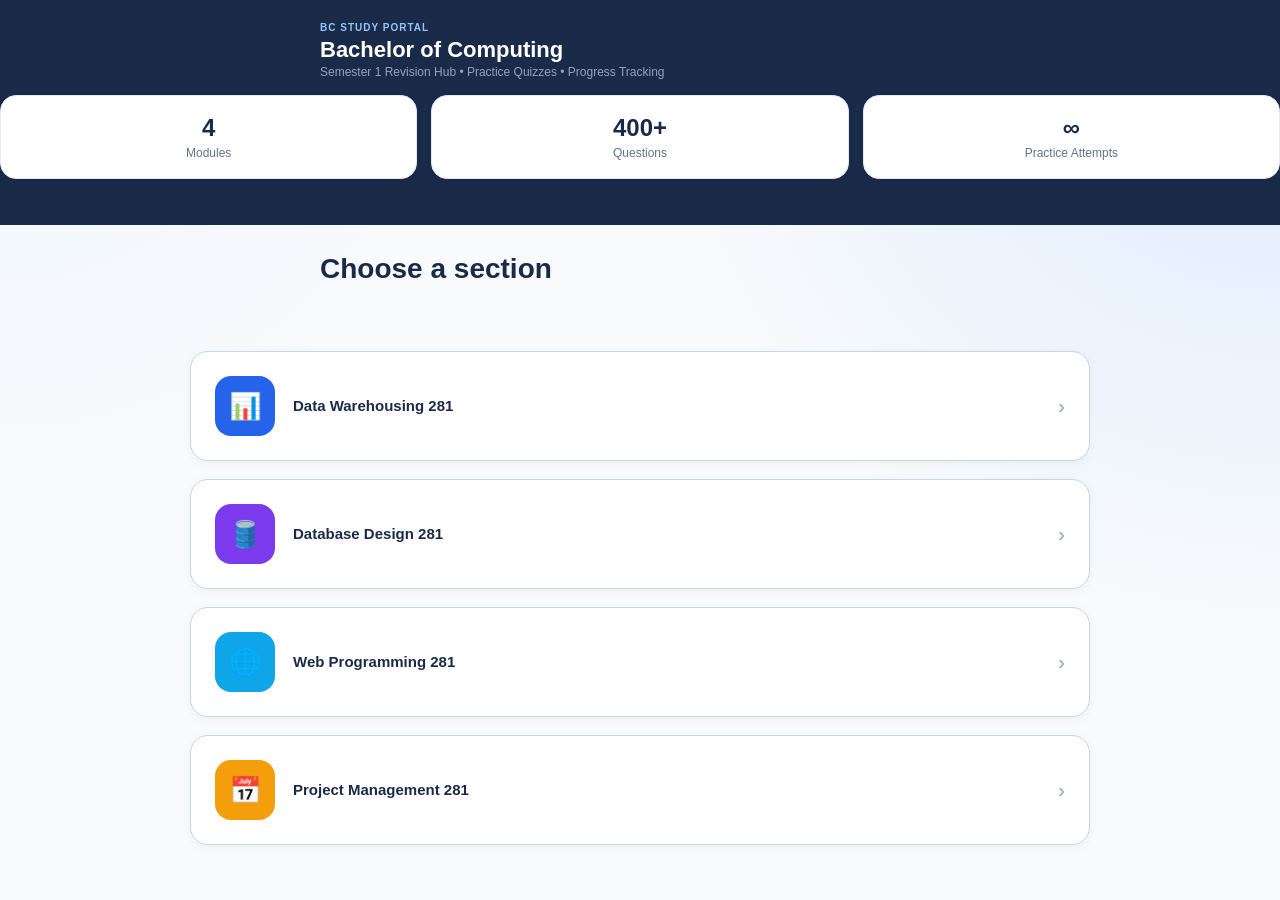
<file: index.html>
<!DOCTYPE html>
<html lang="en">
<head>
<meta charset="UTF-8">
<meta name="viewport" content="width=device-width, initial-scale=1.0">
<title>BC Prep</title>
<link rel="icon" href="images\icon.png" type="image/png">
<link rel="stylesheet" href="css\home_page_style.css">

<body>
<!-- HEADER -->
<div class="hdr">
  <div class="hdr-inner">
    <div class="hdr-eye">BC STUDY PORTAL</div>
    <h1>Bachelor of Computing</h1>
    <div class="hdr-sub">
      Semester 1 Revision Hub • Practice Quizzes • Progress Tracking
    </div>
  </div>

  <div class="dashboard">
    <div class="dash-card">
        <div class="dash-number">4</div>
        <div class="dash-label">Modules</div>
    </div>

    <div class="dash-card">
        <div class="dash-number">400+</div>
        <div class="dash-label">Questions</div>
    </div>

    <div class="dash-card">
        <div class="dash-number">∞</div>
        <div class="dash-label">Practice Attempts</div>
    </div>

    </div>
   </div>

  </div>
</div>

<div class="main">
  <!-- HOME -->
  <div id="homeView">
    <div class="home-title">Choose a section</div>
    <div class="sec-cards" id="secCards"></div>

  </div>

  <!-- QUIZ -->
  <div id="quizView">
    <div class="quiz-nav">
      <button class="btn-back" onclick="goHome()">← Back</button>
      <div class="qnav-title" id="qnavTitle"></div>
      <div class="qnav-count" id="qnavCount"></div>
    </div>
    <div class="qprog-track"><div class="qprog-fill" id="qprogFill" style="width:0%"></div></div>
    <div id="questionArea"></div>
    <div class="nav-row">
      <button class="btn-prev" id="btnPrev" onclick="prevQ()">← Previous</button>
      <button class="btn-results" id="btnResults" style="display:none" onclick="showComplete()">See results →</button>
    </div>
  </div>
</div>

<div class="sec-cards" id="secCards">

  <button class="sec-card"
          onclick="window.location.href='pages/DHW281.html'"    
          style="border-color: rgb(203, 213, 225); background: rgb(255, 255, 255);">
    <div class="sc-icon" style="background:#2563EB">📊</div>
    <div class="sc-body">
      <div class="sc-title">Data Warehousing 281</div>
    </div>
    <div class="sc-arrow">›</div>
  </button>

  <button class="sec-card"
          onclick="window.location.href='pages/DBD281.html'"
          style="border-color: rgb(203, 213, 225); background: rgb(255, 255, 255);">
    <div class="sc-icon" style="background:#7C3AED">🛢️</div>
    <div class="sc-body">
      <div class="sc-title">Database Design 281</div>
    </div>
    <div class="sc-arrow">›</div>
  </button>

  <button class="sec-card"
          onclick="window.location.href='pages/WPR281.html'"
          style="border-color: rgb(203, 213, 225); background: rgb(255, 255, 255);">
    <div class="sc-icon" style="background:#0EA5E9">🌐</div>
    <div class="sc-body">
      <div class="sc-title">Web Programming 281</div>
    </div>
    <div class="sc-arrow">›</div>
  </button>

    <button class="sec-card"
          onclick="window.location.href='pages/PMM281.html'"
          style="border-color: rgb(203, 213, 225); background: rgb(255, 255, 255);">
    <div class="sc-icon" style="background:#F59E0B">📅</div>
    <div class="sc-body">
      <div class="sc-title">Project Management 281</div>
    </div>
    <div class="sc-arrow">›</div>
  </button>

</div>
</body>
</html>
</file>
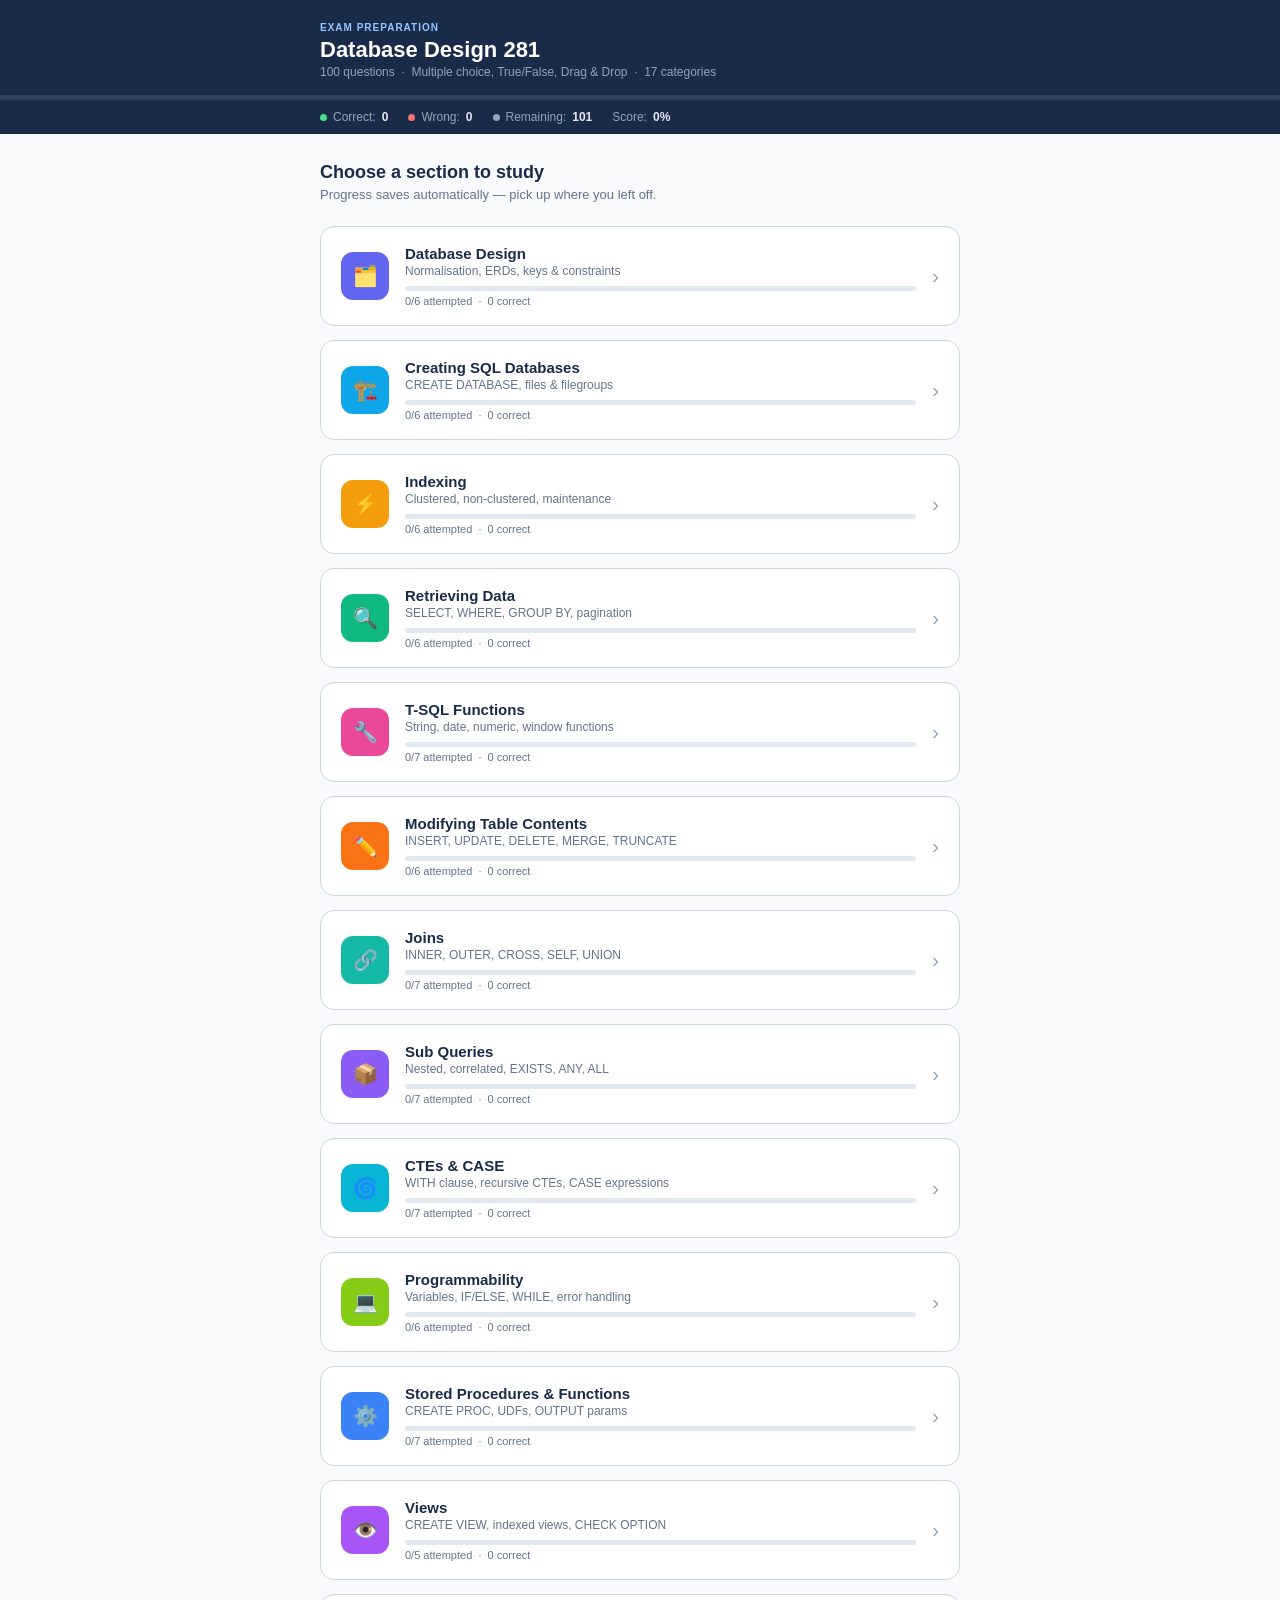
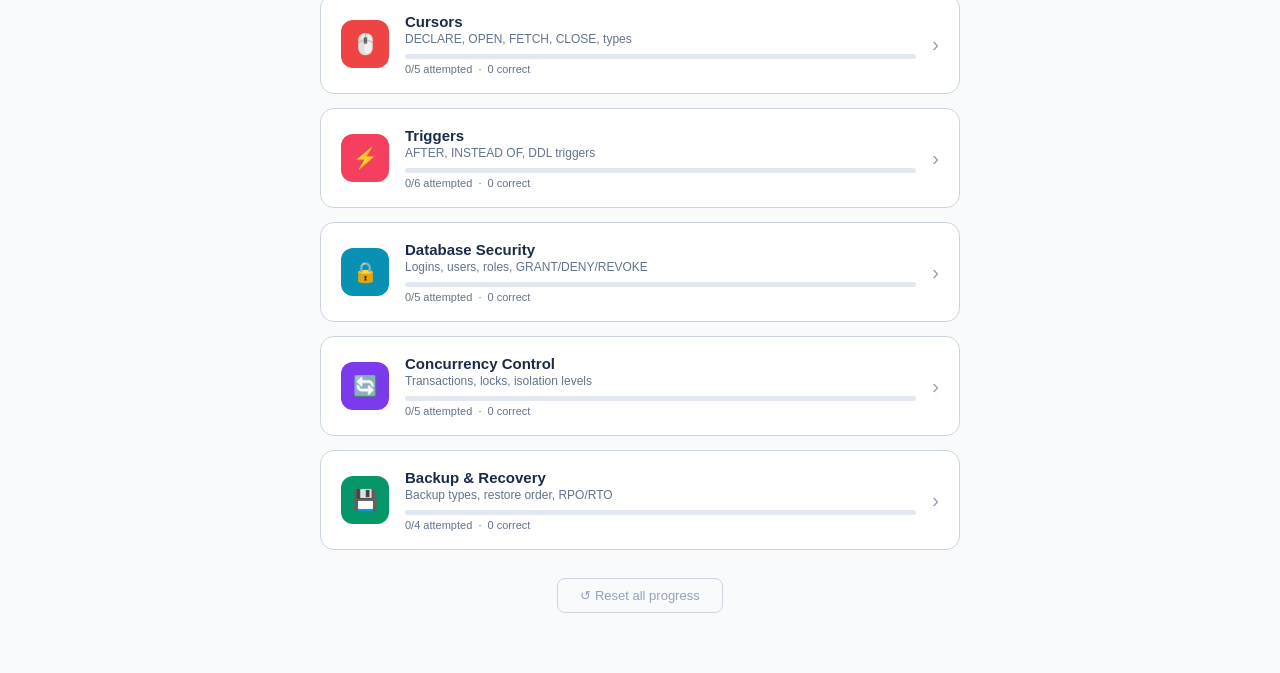
<file: pages/DBD281.html>
<!DOCTYPE html>
<html lang="en">
<head>
<meta charset="UTF-8">
<meta name="viewport" content="width=device-width, initial-scale=1.0">
<title>T-SQL & Database Design Quiz</title>
<link rel="icon" href="../images/icon.png" type="image/png">
<link rel="stylesheet" href="../css/style.css">
</head>
<body>

<div class="hdr">
  <div class="hdr-inner">
    <div class="hdr-eye">Exam Preparation</div>
    <h1>Database Design 281</h1>
    <div class="hdr-sub">100 questions &nbsp;·&nbsp; Multiple choice, True/False, Drag &amp; Drop &nbsp;·&nbsp; 17 categories</div>
  </div>
  <div class="prog-track"><div class="prog-fill" id="progBar" style="width:0%"></div></div>
  <div class="stats-bar">
    <div class="stats-inner">
      <div class="stat"><div class="dot" style="background:#4ADE80"></div>Correct: <b id="sCorrect">0</b></div>
      <div class="stat"><div class="dot" style="background:#F87171"></div>Wrong: <b id="sWrong">0</b></div>
      <div class="stat"><div class="dot" style="background:#94A3B8"></div>Remaining: <b id="sRemain">100</b></div>
      <div class="stat">Score: <b id="sScore">0%</b></div>
    </div>
  </div>
</div>

<div class="main">
  <div id="homeView">
    <div class="home-title">Choose a section to study</div>
    <div class="home-sub">Progress saves automatically — pick up where you left off.</div>
    <div class="sec-cards" id="secCards"></div>
    <div class="reset-wrap">
      <button class="btn-reset" onclick="resetAll()">↺ Reset all progress</button>
    </div>
  </div>

  <div id="quizView">
    <div class="quiz-nav">
      <button class="btn-back" onclick="goHome()">← Back</button>
      <div class="qnav-title" id="qnavTitle"></div>
      <div class="qnav-count" id="qnavCount"></div>
    </div>
    <div class="qprog-track"><div class="qprog-fill" id="qprogFill" style="width:0%"></div></div>
    <div id="questionArea"></div>
    <div class="nav-row">
      <button class="btn-prev" id="btnPrev" onclick="prevQ()">← Previous</button>
      <button class="btn-results" id="btnResults" style="display:none" onclick="showComplete()">See results →</button>
    </div>
  </div>
</div>

<script>
// ═══════════════════════════════════════════════════════════════
// QUESTION DATA  (100 questions across 17 sections)
// ═══════════════════════════════════════════════════════════════
const Q = [

// ── SECTION 1: Database Design (Q0–Q5) ──────────────────────────
{t:'mc',q:'Which Normal Form eliminates partial dependencies — where a non-key attribute depends on only PART of a composite primary key?',
 o:['First Normal Form (1NF)','Second Normal Form (2NF)','Third Normal Form (3NF)','Boyce-Codd Normal Form (BCNF)'],
 a:1,e:'2NF removes partial dependencies. Every non-key column must depend on the WHOLE primary key.'},

{t:'mc',q:'A table has columns: OrderID, ProductID, ProductName, Quantity. OrderID+ProductID is the PK. ProductName depends only on ProductID. Which NF is violated?',
 o:['1NF','2NF','3NF','BCNF'],
 a:1,e:'ProductName depends only on ProductID (part of the composite key) — this is a partial dependency, violating 2NF.'},

{t:'tf',q:'A FOREIGN KEY constraint guarantees referential integrity by preventing orphaned records in the child table.',
 a:true,e:'Correct. A FK ensures every value in the child column exists in the referenced parent column.'},

{t:'mc',q:'Which cardinality relationship requires a junction (bridge) table to be properly implemented in a relational database?',
 o:['One-to-One','One-to-Many','Many-to-Many','Self-referencing'],
 a:2,e:'Many-to-Many relationships cannot be represented with a single FK — they require a junction table with FKs to both sides.'},

{t:'mc',q:'A SURROGATE KEY is best described as:',
 o:['A key derived from real-world business data such as a national ID number',
    'A system-generated identifier with no business meaning, used as the PK',
    'A key that is shared across multiple tables to link them',
    'A composite key made from two or more columns'],
 a:1,e:'A surrogate key (e.g. IDENTITY column) is artificially generated and has no meaning outside the database.'},

{t:'mc',q:'Which constraint ensures that a column\'s value satisfies a specific logical condition before being inserted or updated?',
 o:['DEFAULT','UNIQUE','CHECK','NOT NULL'],
 a:2,e:'A CHECK constraint validates column data against a logical expression (e.g. Salary > 0).'},

// ── SECTION 2: Creating SQL Databases (Q6–Q11) ─────────────────
{t:'mc',q:'Which file extension is used for the PRIMARY data file in a SQL Server database?',
 o:['.ldf','.ndf','.mdf','.bdf'],
 a:2,e:'.mdf = Master Data File (primary). .ndf = secondary data file. .ldf = log file.'},

{t:'mc',q:'What is the purpose of the FILEGROWTH property in a CREATE DATABASE statement?',
 o:['Sets the maximum size the file can reach',
    'Defines the increment by which the file automatically grows when full',
    'Specifies the initial size of the database file',
    'Determines how many files the filegroup can hold'],
 a:1,e:'FILEGROWTH sets the auto-growth increment — how much the file expands each time it runs out of space.'},

{t:'tf',q:'The physical folder path specified in FILENAME must exist on the server BEFORE executing CREATE DATABASE.',
 a:true,e:'SQL Server does not create directories automatically. The folder must exist or the statement will fail.'},

{t:'mc',q:'In a CREATE DATABASE statement, which option allows you to store data files on separate disks for performance optimisation?',
 o:['LOG ON','WITH FILESTREAM','FILEGROUP','COLLATE'],
 a:2,e:'FILEGROUP lets you organise data files into groups — useful for distributing I/O load across multiple disks.'},

{t:'mc',q:'What is the minimum allowed SIZE for a database file in SQL Server?',
 o:['64 KB','256 KB','512 KB','1 MB'],
 a:2,e:'The minimum file size SQL Server accepts is 512 KB.'},

{t:'mc',q:'Which statement correctly MODIFIES an existing database to change the auto-growth increment of a data file?',
 o:['CREATE DATABASE ... MODIFY FILE','ALTER DATABASE ... MODIFY FILE','UPDATE DATABASE ... SET FILE','CHANGE DATABASE ... FILE'],
 a:1,e:'ALTER DATABASE with MODIFY FILE is the correct syntax to change properties of an existing database file.'},

// ── SECTION 3: Indexing (Q12–Q17) ──────────────────────────────
{t:'mc',q:'How many CLUSTERED indexes can exist on a single SQL Server table?',
 o:['Unlimited','Up to 10','Exactly 1','Up to 999'],
 a:2,e:'A table can have only ONE clustered index because it physically sorts the data rows.'},

{t:'mc',q:'A COVERING index is created using which keyword to add non-key columns to the leaf level of the index?',
 o:['WITH','COVERING','INCLUDE','ADD'],
 a:2,e:'The INCLUDE clause adds columns to the index leaf level without including them in the key — covering the query without widening the key.'},

{t:'tf',q:'A NON-CLUSTERED index physically reorders the rows of the table according to its key columns.',
 a:false,e:'False. Only a CLUSTERED index physically sorts rows. A non-clustered index is a separate structure that points to the data.'},

{t:'mc',q:'Which index maintenance operation is LESS intensive and can be performed online without heavy locking?',
 o:['REBUILD','REORGANIZE','DROP and RECREATE','UPDATE STATISTICS'],
 a:1,e:'REORGANIZE defragments pages in-place and is less resource-intensive than REBUILD, which drops and recreates the entire index.'},

{t:'mc',q:'A FILTERED index is most useful when:',
 o:['You need to index all rows in a very large table',
    'You want to index only a subset of rows matching a WHERE condition',
    'You need a clustered index with multiple columns',
    'You want to speed up INSERT operations'],
 a:1,e:'Filtered indexes index only rows satisfying a WHERE predicate — smaller, faster for selective queries.'},

{t:'mc',q:'Which columns are BEST suited for indexing?',
 o:['BIT columns used as boolean flags',
    'Columns updated hundreds of times per second',
    'Columns used frequently in WHERE, JOIN, and ORDER BY clauses',
    'Columns storing large NVARCHAR(MAX) values'],
 a:2,e:'Index columns that appear in WHERE filters, JOIN conditions, and ORDER BY — these operations benefit most from index lookups.'},

// ── SECTION 4: Retrieving Data (Q18–Q23) ───────────────────────
{t:'mc',q:'Which clause filters rows AFTER aggregation has been applied by GROUP BY?',
 o:['WHERE','ORDER BY','HAVING','FILTER'],
 a:2,e:'HAVING filters groups produced by GROUP BY. WHERE filters individual rows BEFORE grouping.'},

{t:'mc',q:'What does SELECT TOP 5 PERCENT * FROM Employees ORDER BY Salary DESC return?',
 o:['The 5 highest-paid employees',
    'The top 5% of rows from the table ordered by highest salary',
    'The first 5 rows in physical storage order',
    'Exactly 5 rows regardless of duplicates'],
 a:1,e:'TOP 5 PERCENT returns the top 5% of the result set — with ORDER BY Salary DESC that means the top 5% highest earners.'},

{t:'tf',q:'In SQL Server, DISTINCT removes duplicate rows from the entire result set, considering all selected columns together.',
 a:true,e:'DISTINCT evaluates uniqueness across ALL selected columns combined, not per individual column.'},

{t:'mc',q:'Which LIKE pattern matches any LastName that is exactly 5 characters long?',
 o:["LIKE '%5%'","LIKE '_____'","LIKE '[5]%'","LIKE '5_'"],
 a:1,e:"Five underscores ('_____') each match exactly one character — so this pattern matches strings of exactly 5 characters."},

{t:'mc',q:'What is the correct SQL Server syntax for PAGINATION — skipping the first 20 rows and returning the next 10?',
 o:['SELECT TOP 10 * FROM T SKIP 20',
    'SELECT * FROM T ORDER BY ID LIMIT 10 OFFSET 20',
    'SELECT * FROM T ORDER BY ID OFFSET 20 ROWS FETCH NEXT 10 ROWS ONLY',
    'SELECT * FROM T WHERE ROWNUM BETWEEN 21 AND 30'],
 a:2,e:'OFFSET ... FETCH NEXT ... ROWS ONLY is the T-SQL pagination syntax. It requires an ORDER BY clause.'},

{t:'mc',q:'In which order does SQL Server logically process a SELECT statement?',
 o:['SELECT → FROM → WHERE → GROUP BY → HAVING → ORDER BY',
    'FROM → WHERE → GROUP BY → HAVING → SELECT → ORDER BY',
    'FROM → SELECT → WHERE → ORDER BY → GROUP BY → HAVING',
    'WHERE → FROM → SELECT → GROUP BY → HAVING → ORDER BY'],
 a:1,e:'Logical processing order: FROM/JOIN → WHERE → GROUP BY → HAVING → SELECT → DISTINCT → ORDER BY → TOP/FETCH.'},

// ── SECTION 5: T-SQL Functions (Q24–Q30) ───────────────────────
{t:'mc',q:'Which function returns the number of characters in a string, NOT counting trailing spaces for CHAR types?',
 o:['LEN()','DATALENGTH()','CHARINDEX()','PATINDEX()'],
 a:0,e:'LEN() returns the number of characters, excluding trailing spaces. DATALENGTH() returns bytes including spaces.'},

{t:'mc',q:'What is the result of: SELECT FLOOR(4.9)?',
 o:['5','4','4.9','NULL'],
 a:1,e:'FLOOR() rounds DOWN to the nearest integer. FLOOR(4.9) = 4.'},

{t:'mc',q:'Which function should be preferred over CAST() when converting data types in SQL Server, to return NULL on failure instead of an error?',
 o:['CONVERT()','TRY_CAST()','ISNULL()','COALESCE()'],
 a:1,e:'TRY_CAST() (and TRY_CONVERT()) return NULL if the conversion fails instead of raising an error.'},

{t:'tf',q:'COALESCE(A, B, C) returns the FIRST non-NULL value from its arguments.',
 a:true,e:'COALESCE evaluates arguments left to right and returns the first one that is not NULL.'},

{t:'mc',q:'Which date function adds 3 months to the current date?',
 o:["DATEADD(MONTH, 3, GETDATE())",
    "DATEDIFF(MONTH, 3, GETDATE())",
    "DATEPART(MONTH, GETDATE()) + 3",
    "FORMAT(GETDATE(), 'MM+3')"],
 a:0,e:'DATEADD(interval, number, date) adds the specified number of intervals to a date.'},

{t:'mc',q:'What does NULLIF(Score, 0) return when Score = 0?',
 o:['0','1','NULL','An error'],
 a:2,e:'NULLIF returns NULL if both arguments are equal. When Score = 0, NULLIF(0, 0) = NULL.'},

{t:'mc',q:'Which window function assigns a sequential number per partition, restarting at 1 for each group?',
 o:['RANK()','DENSE_RANK()','ROW_NUMBER()','NTILE()'],
 a:2,e:'ROW_NUMBER() assigns a unique sequential integer. RANK() allows ties (with gaps); DENSE_RANK() allows ties (no gaps).'},

// ── SECTION 6: Modifying Table Contents (Q31–Q36) ──────────────
{t:'mc',q:'You want to copy all rows from Table A into Table B (which does not yet exist). Which statement achieves this in one step?',
 o:['INSERT INTO B SELECT * FROM A',
    'SELECT * INTO B FROM A',
    'CREATE TABLE B AS SELECT * FROM A',
    'COPY TABLE A TO B'],
 a:1,e:'SELECT INTO creates a new table and inserts all rows in one step. INSERT INTO requires the target table to exist first.'},

{t:'tf',q:'TRUNCATE TABLE fires DELETE triggers because it removes rows one by one like DELETE.',
 a:false,e:'False. TRUNCATE is a DDL operation that deallocates data pages. It does NOT fire DML triggers and is not row-by-row.'},

{t:'mc',q:'Which DML statement is used to INSERT, UPDATE, and DELETE in a single operation based on a matching condition?',
 o:['UPSERT','COMBINE','MERGE','SYNC'],
 a:2,e:'MERGE combines WHEN MATCHED (UPDATE/DELETE) and WHEN NOT MATCHED (INSERT) logic in one statement.'},

{t:'mc',q:'What happens to an IDENTITY column when you execute TRUNCATE TABLE?',
 o:['The identity value continues from where it left off',
    'The identity seed is reset to its original starting value',
    'The identity column is dropped',
    'Nothing — TRUNCATE cannot be used on tables with IDENTITY columns'],
 a:1,e:'TRUNCATE resets the IDENTITY seed back to the original seed value. DELETE does NOT reset the identity.'},

{t:'mc',q:'You need to UPDATE rows using a JOIN to another table. Which syntax is correct in T-SQL?',
 o:["UPDATE Employees SET Salary=60000 JOIN Dept ON Emp.DeptID=Dept.ID WHERE DeptName='HR'",
    "UPDATE e SET e.Salary=60000 FROM Employees e JOIN Departments d ON e.DeptID=d.DeptID WHERE d.DeptName='HR'",
    "UPDATE Employees JOIN Departments SET Salary=60000 WHERE DeptName='HR'",
    "UPDATE (SELECT * FROM Employees JOIN Departments) SET Salary=60000"],
 a:1,e:'T-SQL UPDATE with JOIN uses the FROM clause to reference the joined table.'},

{t:'tf',q:'Running DELETE FROM Employees without a WHERE clause will delete all rows from the table.',
 a:true,e:'True. Without a WHERE clause, DELETE removes every row. Always double-check before running a DELETE without WHERE.'},

// ── SECTION 7: Joins (Q37–Q43) ─────────────────────────────────
{t:'mc',q:'Which JOIN type returns ALL rows from the LEFT table and matching rows from the right, placing NULL where there is no match?',
 o:['INNER JOIN','CROSS JOIN','LEFT OUTER JOIN','FULL OUTER JOIN'],
 a:2,e:'LEFT OUTER JOIN returns all rows from the left table. If no matching row exists in the right table, NULLs are used.'},

{t:'mc',q:'A CROSS JOIN between a table of 5 rows and a table of 4 rows returns how many rows?',
 o:['5','9','20','Depends on the ON condition'],
 a:2,e:'CROSS JOIN produces a Cartesian product: every row in A × every row in B = 5 × 4 = 20 rows. There is no ON condition.'},

{t:'tf',q:'A SELF JOIN joins a table to itself and requires the use of table aliases to distinguish the two instances.',
 a:true,e:'True. You alias the same table with two different names (e.g. e and m) to treat it as two separate tables.'},

{t:'mc',q:'UNION vs UNION ALL — which statement is TRUE?',
 o:['UNION ALL removes duplicates; UNION keeps all rows',
    'UNION removes duplicates; UNION ALL keeps all rows including duplicates',
    'Both always return the same result',
    'UNION ALL requires identical column counts but not data types'],
 a:1,e:'UNION removes duplicate rows (uses a DISTINCT internally). UNION ALL returns all rows including duplicates and is faster.'},

{t:'mc',q:'When joining multiple tables, the correct order of clauses is:',
 o:['FROM t1, JOIN t2 ON ..., JOIN t3 ON ...',
    'FROM t1 JOIN t2 ON ... JOIN t3 ON ...',
    'JOIN t1, t2, t3 FROM ... ON ...',
    'SELECT ... USING JOIN(t1,t2,t3)'],
 a:1,e:'Each JOIN clause follows directly after the table or previous join. All ON conditions specify the join predicate.'},

{t:'mc',q:'Which join would you use to find customers who have NEVER placed an order?',
 o:['INNER JOIN then filter for NULL orders',
    'LEFT JOIN on Orders, then WHERE Orders.OrderID IS NULL',
    'FULL OUTER JOIN',
    'CROSS JOIN then GROUP BY'],
 a:1,e:"LEFT JOIN returns all customers. WHERE Orders.OrderID IS NULL filters to only those with no matching order — the classic 'anti-join' pattern."},

{t:'mc',q:'What does a FULL OUTER JOIN return that an INNER JOIN does not?',
 o:['Duplicate rows from both tables',
    'Rows that exist in EITHER table even if no match exists on the other side',
    'A Cartesian product of both tables',
    'Only rows with NULL foreign keys'],
 a:1,e:'FULL OUTER JOIN returns all rows from both tables with NULLs where no match exists on either side.'},

// ── SECTION 8: Sub Queries (Q44–Q50) ───────────────────────────
{t:'mc',q:'Which sub-query operator stops processing as soon as ONE matching row is found, making it very efficient?',
 o:['IN','ANY','ALL','EXISTS'],
 a:3,e:'EXISTS short-circuits — it returns TRUE as soon as the first matching row is found and stops scanning.'},

{t:'mc',q:'A CORRELATED sub-query differs from a regular sub-query because:',
 o:['It runs only once and caches the result',
    'It references a column from the outer query and is re-evaluated for every outer row',
    'It can only be used with DELETE statements',
    'It always returns a single scalar value'],
 a:1,e:'A correlated sub-query refers to the outer query\'s columns. It must re-run for each row of the outer query.'},

{t:'mc',q:'Which operator returns TRUE if the comparison is true for AT LEAST ONE value returned by the sub-query?',
 o:['ALL','EXISTS','ANY / SOME','IN'],
 a:2,e:'ANY (or SOME) returns TRUE if the condition is satisfied by at least one value in the sub-query result set.'},

{t:'tf',q:'A sub-query used with IN can return multiple rows and multiple columns.',
 a:false,e:'False. A sub-query used with IN must return exactly ONE column (but can return multiple rows).'},

{t:'mc',q:'You want to find all employees earning more than the average salary of THEIR OWN department. Which approach is correct?',
 o:['WHERE Salary > (SELECT AVG(Salary) FROM Employees)',
    'WHERE Salary > (SELECT AVG(Salary) FROM Employees WHERE DeptID = e.DeptID)',
    'WHERE Salary > ANY (SELECT Salary FROM Employees)',
    'WHERE Salary IN (SELECT MAX(Salary) FROM Employees GROUP BY DeptID)'],
 a:1,e:'This is a correlated sub-query — it references e.DeptID from the outer query to compute the average per department.'},

{t:'mc',q:'Sub-queries can be used in which parts of a DML statement?',
 o:['Only in the WHERE clause',
    'Only in INSERT statements',
    'In WHERE, FROM, SELECT, INSERT VALUES, UPDATE SET, and DELETE WHERE',
    'Only in SELECT statements'],
 a:2,e:'Sub-queries are versatile — they work in SELECT lists, FROM clauses, WHERE/HAVING filters, and all DML statements.'},

{t:'mc',q:'What does NOT EXISTS return when the sub-query finds NO matching rows?',
 o:['NULL','FALSE','TRUE','An error'],
 a:2,e:'NOT EXISTS returns TRUE when the sub-query returns zero rows — i.e. when no match is found.'},

// ── SECTION 9: CTEs & CASE (Q51–Q57) ───────────────────────────
{t:'mc',q:'A Common Table Expression (CTE) is defined using which keyword?',
 o:['DEFINE','TEMP','WITH','CTE'],
 a:2,e:'CTEs begin with the WITH keyword followed by the CTE name, optional column list, and AS (SELECT ...).'},

{t:'tf',q:'A CTE can be referenced multiple times within the same SQL statement that defines it.',
 a:true,e:'True. Unlike a sub-query written inline, a CTE can be referenced by name multiple times in the same query.'},

{t:'mc',q:'A RECURSIVE CTE must include which two components separated by UNION ALL?',
 o:['A GROUP BY clause and a HAVING clause',
    'An anchor member (base case) and a recursive member',
    'An INNER JOIN and a LEFT JOIN',
    'A WHERE clause and an ORDER BY clause'],
 a:1,e:'Recursive CTEs have: (1) anchor member — base rows, and (2) recursive member — references the CTE itself, joined with UNION ALL.'},

{t:'mc',q:'Which CASE syntax evaluates a single column against specific values (like a switch statement)?',
 o:['Searched CASE: CASE WHEN col=1 THEN ...',
    'Simple CASE: CASE col WHEN 1 THEN ...',
    'DECODE CASE: DECODE(col, 1, ...)',
    'IIF CASE: IIF(col=1, ..., ...)'],
 a:1,e:'Simple CASE: CASE expression WHEN value THEN result. Searched CASE: CASE WHEN condition THEN result.'},

{t:'mc',q:'CASE expressions can be used in which SQL clauses?',
 o:['Only in the SELECT clause',
    'Only in WHERE and HAVING',
    'In SELECT, WHERE, ORDER BY, GROUP BY, HAVING, and UPDATE SET',
    'Only in SELECT and ORDER BY'],
 a:2,e:'CASE is an expression that can appear anywhere an expression is valid — SELECT, WHERE, ORDER BY, GROUP BY, HAVING, and DML.'},

{t:'mc',q:'What does OPTION (MAXRECURSION 500) do in a recursive CTE query?',
 o:['Limits the CTE to 500 column definitions',
    'Allows up to 500 recursive iterations instead of the default 100',
    'Caches the CTE result for 500 seconds',
    'Restricts the CTE to 500 rows maximum'],
 a:1,e:'MAXRECURSION sets the maximum number of recursive iterations. Default is 100. Use 0 for unlimited (with caution).'},

{t:'tf',q:'A CTE result is physically stored in tempdb like a temporary table.',
 a:false,e:'False. A CTE is not materialised (stored) — it is a logical definition that is resolved inline when the query executes.'},

// ── SECTION 10: Programmability (Q58–Q63) ──────────────────────
{t:'mc',q:'Which T-SQL global variable stores the number of rows affected by the last executed statement?',
 o:['@@ROWCOUNT','@@ERROR','@@IDENTITY','@ROWS'],
 a:0,e:'@@ROWCOUNT holds the count of rows affected by the most recently executed statement.'},

{t:'mc',q:'What is the difference between RAISERROR and THROW in T-SQL?',
 o:['RAISERROR is newer and preferred; THROW is legacy',
    'THROW is newer (SQL 2012+), re-throws errors faithfully; RAISERROR is legacy and has different syntax',
    'They are identical — both always rollback the transaction',
    'THROW can only be used inside TRY blocks; RAISERROR cannot'],
 a:1,e:'THROW is the modern replacement (SQL Server 2012+). It preserves error info perfectly and can re-throw with bare THROW.'},

{t:'tf',q:'A local temp table (prefixed with #) is visible to ALL sessions connected to the SQL Server instance.',
 a:false,e:'False. A local temp table (#) is only visible to the current session. A global temp table (##) is visible to all sessions.'},

{t:'mc',q:'Which keyword inside a WHILE loop immediately exits the loop?',
 o:['EXIT','RETURN','BREAK','CONTINUE'],
 a:2,e:'BREAK exits the WHILE loop immediately. CONTINUE skips the rest of the current iteration and goes back to the loop condition.'},

{t:'mc',q:'To declare and immediately assign a variable in T-SQL, which syntax is correct?',
 o:['VAR @x INT = 5',
    'DECLARE @x INT = 5',
    'SET @x INT = 5',
    'DEFINE @x AS INT = 5'],
 a:1,e:'DECLARE @varname datatype = value assigns an initial value at declaration time (SQL Server 2008+).'},

{t:'mc',q:'SCOPE_IDENTITY() is preferred over @@IDENTITY because:',
 o:['It is faster than @@IDENTITY',
    'It returns the last identity inserted in the CURRENT scope, preventing issues with triggers that insert into other tables',
    'It works with all data types not just INT',
    'It returns all recently inserted identity values as a set'],
 a:1,e:'@@IDENTITY can be hijacked by a trigger inserting into another identity table. SCOPE_IDENTITY() is scoped to the current batch/proc.'},

// ── SECTION 11: Stored Procedures & Functions (Q64–Q70) ─────────
{t:'mc',q:'Which statement correctly executes a stored procedure named spGetOrders with one parameter?',
 o:["CALL spGetOrders @CustomerID = 5",
    "RUN spGetOrders @CustomerID = 5",
    "EXEC spGetOrders @CustomerID = 5",
    "EXECUTE PROCEDURE spGetOrders(5)"],
 a:2,e:'In T-SQL, stored procedures are called with EXEC (or EXECUTE). Parameters can be named or positional.'},

{t:'mc',q:'What does SET NOCOUNT ON do inside a stored procedure?',
 o:['Prevents the procedure from counting any rows',
    'Suppresses the "N rows affected" messages sent back to the client',
    'Stops the procedure from returning result sets',
    'Disables row counting for GROUP BY clauses'],
 a:1,e:'SET NOCOUNT ON suppresses the DONE_IN_PROC message after each statement, reducing network traffic.'},

{t:'tf',q:'A User-Defined Scalar Function can be used directly in a SELECT statement, just like a built-in function.',
 a:true,e:'True. Scalar UDFs return a single value and can be used in SELECT, WHERE, and other expression contexts.'},

{t:'mc',q:'Which type of User-Defined Function returns a table result set from a SINGLE SELECT statement with no BEGIN/END block?',
 o:['Scalar function',
    'Multi-statement table-valued function',
    'Inline table-valued function (iTVF)',
    'Stored procedure with SELECT'],
 a:2,e:'An inline TVF uses RETURNS TABLE AS RETURN (SELECT ...) — no BEGIN/END, just a single query. Very efficient — the optimizer can inline it.'},

{t:'mc',q:'Can a User-Defined Function perform INSERT, UPDATE, or DELETE on base tables?',
 o:['Yes, always','Yes, only if it is a table-valued function','No — UDFs cannot modify database state','Yes, only scalar functions can'],
 a:2,e:'UDFs are read-only by design. They cannot modify base table data. Use stored procedures for DML operations.'},

{t:'mc',q:'Which procedure parameter type allows the procedure to return a value back to the caller?',
 o:['RETURN parameter','IN parameter','OUTPUT parameter','REF parameter'],
 a:2,e:'Declaring a parameter with OUTPUT allows the procedure to write a value into it that the caller can read after EXEC.'},

{t:'mc',q:'What is the primary advantage of stored procedures over ad-hoc SQL queries?',
 o:['Stored procedures always run faster than any other SQL',
    'Execution plans are compiled and cached, improving performance and security through encapsulation',
    'They can only be called by database administrators',
    'They automatically encrypt all data they access'],
 a:1,e:'SQL Server compiles and caches the execution plan on first run. Subsequent calls reuse the plan. They also prevent SQL injection.'},

// ── SECTION 12: Views (Q71–Q75) ─────────────────────────────────
{t:'mc',q:'A view defined WITH CHECK OPTION prevents which operation?',
 o:['Reading data through the view',
    'Creating an index on the view',
    'INSERT or UPDATE operations that would produce rows invisible through the view\'s WHERE filter',
    'Joining the view to other tables'],
 a:2,e:'WITH CHECK OPTION rejects any INSERT/UPDATE that would result in a row not satisfying the view\'s WHERE condition.'},

{t:'tf',q:'A standard (non-indexed) view stores its result set as a physical table on disk.',
 a:false,e:'False. A regular view is just a saved query. Only an INDEXED (materialised) view stores data physically.'},

{t:'mc',q:'To create an INDEXED view in SQL Server, the view must first be created with which option?',
 o:['WITH ENCRYPTION','WITH NOCHECK','WITH SCHEMABINDING','WITH READ ONLY'],
 a:2,e:'SCHEMABINDING is mandatory for indexed views. It locks the view to the schema, preventing underlying table changes that would break it.'},

{t:'mc',q:'Which of the following is a key LIMITATION of standard views?',
 o:['Views cannot use JOINs',
    'Views cannot accept parameters — use Table-Valued Functions instead',
    'Views cannot be queried with SELECT',
    'Views cannot reference more than one table'],
 a:1,e:'Standard views cannot be parameterised. If you need filtered views with parameters, use inline table-valued functions.'},

{t:'mc',q:'What type of index must be created FIRST to materialise an indexed view?',
 o:['A non-clustered index on the most queried column',
    'A unique clustered index on the view',
    'A filtered index on the view',
    'A covering non-clustered index'],
 a:1,e:'The first index on a view must be a UNIQUE CLUSTERED index. This is what materialises (physically stores) the view\'s data.'},

// ── SECTION 13: Cursors (Q76–Q80) ───────────────────────────────
{t:'mc',q:'What is the correct order of cursor operations?',
 o:['OPEN → DECLARE → FETCH → CLOSE → DEALLOCATE',
    'DECLARE → OPEN → FETCH → CLOSE → DEALLOCATE',
    'DECLARE → FETCH → OPEN → CLOSE → DEALLOCATE',
    'OPEN → FETCH → DECLARE → DEALLOCATE → CLOSE'],
 a:1,e:'Always: DECLARE (define) → OPEN (execute query) → FETCH (get rows) → CLOSE (release rows) → DEALLOCATE (free resources).'},

{t:'mc',q:'What value does @@FETCH_STATUS return when a FETCH is successful?',
 o:['-1','1','0','-2'],
 a:2,e:'@@FETCH_STATUS = 0 means the FETCH succeeded. -1 means failed/beyond result set. -2 means the row was deleted (KEYSET cursor).'},

{t:'tf',q:'A FAST_FORWARD cursor is the most performant cursor type and is both FORWARD_ONLY and READ_ONLY.',
 a:true,e:'True. FAST_FORWARD combines FORWARD_ONLY and READ_ONLY for maximum performance — it applies optimisations that other cursor types cannot.'},

{t:'mc',q:'A STATIC cursor uses tempdb to take a snapshot of the data at OPEN time. What is a consequence of this?',
 o:['Changes made by other users are immediately reflected in cursor results',
    'Changes made to base tables after the cursor is opened are NOT visible',
    'The cursor can only contain 100 rows',
    'The cursor must be READ_WRITE'],
 a:1,e:'STATIC cursors are a frozen snapshot. Any changes after OPEN are invisible to the cursor.'},

{t:'mc',q:'When should you use a cursor instead of a set-based operation?',
 o:['Always — cursors are more efficient than set-based operations',
    'For all DELETE and UPDATE statements',
    'Only when row-by-row processing is truly required and no set-based equivalent exists',
    'For any query returning more than 1000 rows'],
 a:2,e:'Cursors are slow and should be a last resort. Use set-based SQL whenever possible. Cursors suit tasks like sending one email per row.'},

// ── SECTION 14: Triggers (Q81–Q86) ─────────────────────────────
{t:'mc',q:'Which two pseudo-tables are available inside a DML trigger body?',
 o:['ADDED and REMOVED','NEW and OLD','INSERTED and DELETED','BEFORE and AFTER'],
 a:2,e:'SQL Server provides INSERTED (new rows) and DELETED (old rows) pseudo-tables inside all DML triggers.'},

{t:'mc',q:'An INSTEAD OF trigger on a view fires:',
 o:['After the DML statement completes',
    'In place of the DML statement — the actual operation does NOT execute unless coded explicitly',
    'Before AND after the DML statement',
    'Only when the view is queried with SELECT'],
 a:1,e:'INSTEAD OF replaces the triggering DML. The original operation is cancelled. You must explicitly write what should happen.'},

{t:'tf',q:'A single DML trigger should be written to handle multiple rows because INSERT, UPDATE, and DELETE can affect many rows at once.',
 a:true,e:'True. Always write triggers assuming the operation affected multiple rows. The INSERTED/DELETED tables can contain many rows.'},

{t:'mc',q:'Which trigger event fires when a table is being DROPPED from the database?',
 o:['DML AFTER trigger','DML INSTEAD OF trigger','DDL trigger for DROP_TABLE','LOGON trigger'],
 a:2,e:'DDL triggers respond to schema-level events like CREATE_TABLE, DROP_TABLE, ALTER_TABLE. They are defined ON DATABASE or ON SERVER.'},

{t:'mc',q:'What does DISABLE TRIGGER trg_Audit ON Employees do?',
 o:['Permanently removes the trigger from the database',
    'Prevents the trigger from firing without deleting its definition',
    'Pauses the trigger for 24 hours',
    'Converts it to an INSTEAD OF trigger'],
 a:1,e:'DISABLE TRIGGER keeps the trigger definition intact but stops it from firing. Use ENABLE TRIGGER to re-activate it.'},

{t:'mc',q:'Inside a trigger, the IF UPDATE(ColumnName) function is used to:',
 o:['Check if the column was set to NULL',
    'Determine if a specific column was included in the UPDATE statement that fired the trigger',
    'Verify that the updated value has changed from the old value',
    'Count how many rows were updated in the column'],
 a:1,e:'IF UPDATE(col) returns TRUE if the column was included in the UPDATE statement — it does not check if the value actually changed.'},

// ── SECTION 15: Database Security (Q87–Q91) ─────────────────────
{t:'mc',q:'In SQL Server security, what is the difference between a LOGIN and a USER?',
 o:['They are the same thing with different names',
    'A LOGIN is server-level (instance access); a USER is database-level (mapped to a login)',
    'A USER is server-level; a LOGIN is database-level',
    'A LOGIN is for Windows accounts; a USER is for SQL accounts only'],
 a:1,e:'Logins grant access to the SQL Server instance. Users are created inside a database and are mapped to a login.'},

{t:'mc',q:'DENY SELECT ON Employees TO ReportUser is used. The same user is also a member of the db_datareader role which GRANTs SELECT. What happens when ReportUser tries to SELECT?',
 o:['The GRANT from the role takes precedence — SELECT succeeds',
    'The DENY takes precedence over the GRANT — SELECT is blocked',
    'SQL Server prompts for administrator approval',
    'An error is raised asking to resolve the conflict'],
 a:1,e:'DENY always overrides GRANT. Even if the user has a GRANT via a role, an explicit DENY blocks the permission.'},

{t:'tf',q:'WITH GRANT OPTION allows the grantee to grant the same permission to other users.',
 a:true,e:'True. GRANT SELECT ON T TO UserA WITH GRANT OPTION means UserA can then grant SELECT on T to other principals.'},

{t:'mc',q:'Which built-in database role grants SELECT access to ALL tables and views in the database?',
 o:['db_owner','db_datawriter','db_datareader','db_ddladmin'],
 a:2,e:'db_datareader grants SELECT on all user tables and views. db_datawriter grants INSERT, UPDATE, DELETE.'},

{t:'mc',q:'REVOKE SELECT ON Employees FROM UserA CASCADE — what does CASCADE do here?',
 o:['Also deletes UserA from the database',
    'Also removes SELECT from any users that UserA previously granted it to using WITH GRANT OPTION',
    'Rolls back any transactions UserA has open',
    'Drops the Employees table after revoking'],
 a:1,e:'CASCADE propagates the REVOKE to all principals that received the permission from UserA via WITH GRANT OPTION.'},

// ── SECTION 16: Concurrency Control (Q92–Q96) ───────────────────
{t:'mc',q:'Which ACID property ensures that if a system crashes mid-transaction, the committed changes survive?',
 o:['Atomicity','Consistency','Isolation','Durability'],
 a:3,e:'Durability guarantees that once a COMMIT is acknowledged, changes are permanent — even if the server crashes immediately after.'},

{t:'mc',q:'A DIRTY READ occurs when a transaction reads data that:',
 o:['Has been read twice with different values',
    'Has been committed by another transaction',
    'Has been modified but NOT yet committed by another transaction',
    'Has been locked by the current transaction'],
 a:2,e:'A dirty read = reading uncommitted changes from another transaction that may still be rolled back.'},

{t:'mc',q:'Which isolation level prevents dirty reads AND non-repeatable reads, but still allows phantom reads?',
 o:['READ UNCOMMITTED','READ COMMITTED','REPEATABLE READ','SERIALIZABLE'],
 a:2,e:'REPEATABLE READ prevents dirty and non-repeatable reads by holding shared locks until transaction end, but new rows (phantoms) can still appear.'},

{t:'tf',q:'In a deadlock situation, SQL Server automatically selects one transaction as the deadlock victim and rolls it back.',
 a:true,e:'True. SQL Server\'s lock monitor detects circular deadlocks and kills the transaction with the lowest deadlock priority.'},

{t:'mc',q:'What is the key difference between PESSIMISTIC and OPTIMISTIC concurrency models?',
 o:['Pessimistic allows dirty reads; optimistic does not',
    'Pessimistic locks resources immediately assuming conflicts are likely; optimistic checks for conflicts only at commit time',
    'Optimistic is only available in SQL Server Enterprise Edition',
    'Pessimistic uses row-level locks; optimistic uses table-level locks'],
 a:1,e:'Pessimistic = lock upfront (assumes conflict). Optimistic = no lock during work, detect and resolve conflict at COMMIT time.'},

// ── SECTION 17: Backup & Recovery (Q97–Q99, +DRAG) ──────────────
{t:'mc',q:'Which backup type only captures changes made since the LAST FULL backup?',
 o:['Transaction log backup','Differential backup','File backup','Copy-only backup'],
 a:1,e:'Differential backup captures all pages changed since the last FULL backup — not just since the last differential.'},

{t:'mc',q:'To perform a point-in-time restore, which recovery model must the database use?',
 o:['SIMPLE','BULK_LOGGED','FULL','Any model works'],
 a:2,e:'Point-in-time recovery requires FULL recovery model with transaction log backups. SIMPLE model truncates the log and cannot support this.'},

{t:'mc',q:'What does RPO (Recovery Point Objective) define in a disaster recovery plan?',
 o:['How quickly the system must be restored after a failure',
    'The maximum acceptable amount of data loss measured in time',
    'The geographic distance between primary and backup servers',
    'The number of backup copies that must be maintained'],
 a:1,e:'RPO = how much data you can afford to lose. E.g. RPO = 1 hour means you can tolerate losing up to 1 hour of transactions.'},

// ── DRAG & DROP: Backup restore order ───────────────────────────
{t:'dd',
 q:'A database needs to be restored. Drag each backup type to its correct step number in the restore sequence.',
 zones:['Step 1 — Apply first','Step 2 — Apply second','Step 3 — Apply last'],
 items:['Differential Backup','Full Backup','Transaction Log Backup'],
 ans:{'Full Backup':'Step 1 — Apply first','Differential Backup':'Step 2 — Apply second','Transaction Log Backup':'Step 3 — Apply last'},
 e:'Restore order: Full → Differential (latest one) → Transaction Logs (in order) → RECOVERY to bring online.'},

]; // end Q

// ════════════════════════════════════════════════════════════════
// SECTION DEFINITIONS
// ════════════════════════════════════════════════════════════════
const SECTIONS = [
  {name:'Database Design',          icon:'🗂️', color:'#6366F1', start:0,  end:5,  desc:'Normalisation, ERDs, keys & constraints'},
  {name:'Creating SQL Databases',   icon:'🏗️', color:'#0EA5E9', start:6,  end:11, desc:'CREATE DATABASE, files & filegroups'},
  {name:'Indexing',                 icon:'⚡', color:'#F59E0B', start:12, end:17, desc:'Clustered, non-clustered, maintenance'},
  {name:'Retrieving Data',          icon:'🔍', color:'#10B981', start:18, end:23, desc:'SELECT, WHERE, GROUP BY, pagination'},
  {name:'T-SQL Functions',          icon:'🔧', color:'#EC4899', start:24, end:30, desc:'String, date, numeric, window functions'},
  {name:'Modifying Table Contents', icon:'✏️', color:'#F97316', start:31, end:36, desc:'INSERT, UPDATE, DELETE, MERGE, TRUNCATE'},
  {name:'Joins',                    icon:'🔗', color:'#14B8A6', start:37, end:43, desc:'INNER, OUTER, CROSS, SELF, UNION'},
  {name:'Sub Queries',              icon:'📦', color:'#8B5CF6', start:44, end:50, desc:'Nested, correlated, EXISTS, ANY, ALL'},
  {name:'CTEs & CASE',              icon:'🌀', color:'#06B6D4', start:51, end:57, desc:'WITH clause, recursive CTEs, CASE expressions'},
  {name:'Programmability',          icon:'💻', color:'#84CC16', start:58, end:63, desc:'Variables, IF/ELSE, WHILE, error handling'},
  {name:'Stored Procedures & Functions', icon:'⚙️', color:'#3B82F6', start:64, end:70, desc:'CREATE PROC, UDFs, OUTPUT params'},
  {name:'Views',                    icon:'👁️', color:'#A855F7', start:71, end:75, desc:'CREATE VIEW, indexed views, CHECK OPTION'},
  {name:'Cursors',                  icon:'🖱️', color:'#EF4444', start:76, end:80, desc:'DECLARE, OPEN, FETCH, CLOSE, types'},
  {name:'Triggers',                 icon:'⚡', color:'#F43F5E', start:81, end:86, desc:'AFTER, INSTEAD OF, DDL triggers'},
  {name:'Database Security',        icon:'🔒', color:'#0891B2', start:87, end:91, desc:'Logins, users, roles, GRANT/DENY/REVOKE'},
  {name:'Concurrency Control',      icon:'🔄', color:'#7C3AED', start:92, end:96, desc:'Transactions, locks, isolation levels'},
  {name:'Backup & Recovery',        icon:'💾', color:'#059669', start:97, end:100, desc:'Backup types, restore order, RPO/RTO'},
];

// ════════════════════════════════════════════════════════════════
// STATE
// ════════════════════════════════════════════════════════════════
const STORE_KEY = 'tsql_quiz_v1';
let answered = {};
let activeSec = null;
let qList = [];
let qPos = 0;
let mcSel = null;
let tfSel = null;
let ddPlacements = {};
let ddDraggingItem = null;

function save() {
  try { localStorage.setItem(STORE_KEY, JSON.stringify(answered)); } catch(e){}
}
function load() {
  try { const d = localStorage.getItem(STORE_KEY); if (d) answered = JSON.parse(d); } catch(e){}
}
load();

// ════════════════════════════════════════════════════════════════
// STATS
// ════════════════════════════════════════════════════════════════
function updateStats() {
  let correct = 0, wrong = 0;
  Object.values(answered).forEach(a => a.correct ? correct++ : wrong++);
  const total = Q.length;
  const answered_count = correct + wrong;
  document.getElementById('sCorrect').textContent = correct;
  document.getElementById('sWrong').textContent = wrong;
  document.getElementById('sRemain').textContent = total - answered_count;
  document.getElementById('sScore').textContent = answered_count > 0 ? Math.round(correct/answered_count*100)+'%' : '0%';
  document.getElementById('progBar').style.width = (answered_count/total*100)+'%';
}
updateStats();

// ════════════════════════════════════════════════════════════════
// HOME
// ════════════════════════════════════════════════════════════════
function renderHome() {
  document.getElementById('homeView').style.display = 'block';
  document.getElementById('quizView').style.display = 'none';
  const cont = document.getElementById('secCards');
  cont.innerHTML = '';
  SECTIONS.forEach((sec, idx) => {
    const total = sec.end - sec.start + 1;
    let correct = 0, attempted = 0;
    for (let i = sec.start; i <= sec.end; i++) {
      if (answered[i] !== undefined) { attempted++; if (answered[i].correct) correct++; }
    }
    const pct = total > 0 ? Math.round(attempted/total*100) : 0;
    const card = document.createElement('button');
    card.className = 'sec-card';
    card.onclick = () => openSection(idx);
    card.innerHTML = `
      <div class="sc-icon" style="background:${sec.color}">${sec.icon}</div>
      <div class="sc-body">
        <div class="sc-title">${sec.name}</div>
        <div class="sc-desc">${sec.desc}</div>
        <div class="sc-bar-track"><div class="sc-bar-fill" style="width:${pct}%;background:${sec.color}"></div></div>
        <div class="sc-label">${attempted}/${total} attempted &nbsp;·&nbsp; ${correct} correct</div>
      </div>
      <div class="sc-arrow">›</div>`;
    cont.appendChild(card);
  });
  updateStats();
}

function resetAll() {
  if (!confirm('Reset ALL progress? This cannot be undone.')) return;
  answered = {};
  save();
  renderHome();
  updateStats();
}

function goHome() { renderHome(); }

// ════════════════════════════════════════════════════════════════
// OPEN SECTION
// ════════════════════════════════════════════════════════════════
function openSection(idx) {
  activeSec = SECTIONS[idx];
  qList = [];
  for (let i = activeSec.start; i <= activeSec.end; i++) qList.push(i);
  qPos = 0;
  mcSel = null; tfSel = null; ddPlacements = {};
  document.getElementById('homeView').style.display = 'none';
  document.getElementById('quizView').style.display = 'block';
  document.getElementById('qnavTitle').textContent = activeSec.name;
  document.getElementById('btnPrev').style.display = 'inline-block';
  document.getElementById('btnResults').style.display = 'none';
  document.getElementById('qprogFill').style.background = activeSec.color;
  renderQ();
}

// ════════════════════════════════════════════════════════════════
// RENDER QUESTION
// ════════════════════════════════════════════════════════════════
function renderQ() {
  const qi = qList[qPos];
  const q = Q[qi];
  mcSel = null; tfSel = null; ddPlacements = {};

  const total = qList.length;
  document.getElementById('qnavCount').textContent = `${qPos+1} / ${total}`;
  document.getElementById('qprogFill').style.width = ((qPos+1)/total*100)+'%';

  const isLast = qPos === total - 1;
  document.getElementById('btnPrev').disabled = qPos === 0;
  document.getElementById('btnResults').style.display = isLast ? 'inline-block' : 'none';
  if (isLast) document.getElementById('btnResults').style.background = activeSec.color;

  const area = document.getElementById('questionArea');
  if (q.t === 'mc') renderMC(area, q, qi);
  else if (q.t === 'tf') renderTF(area, q, qi);
  else if (q.t === 'dd') renderDD(area, q, qi);
}

function prevQ() { if (qPos > 0) { qPos--; renderQ(); } }

function nextQ() {
  if (qPos + 1 < qList.length) { qPos++; renderQ(); }
  else showComplete();
}

// ════════════════════════════════════════════════════════════════
// MC
// ════════════════════════════════════════════════════════════════
function renderMC(area, q, qi) {
  const locked = answered[qi] !== undefined;
  const saved = answered[qi];
  const letters = ['A','B','C','D'];
  let resultCls = '';
  if (locked) resultCls = saved.correct ? ' correct' : ' wrong';

  const codeBlock = q.code ? `<div class="q-code">${escHtml(q.code)}</div>` : '';

  const optsHtml = q.o.map((opt,i) => {
    let cls = 'opt-btn';
    if (locked) {
      if (i === q.a) cls += ' opt-correct';
      else if (i === saved.selection && i !== q.a) cls += ' opt-wrong';
    } else if (mcSel === i) cls += ' selected';
    return `<button class="${cls}" onclick="selectMC(${qi},${i})" ${locked?'disabled':''}>
      <span class="opt-letter">${letters[i]}</span>
      <span>${escHtml(opt)}</span>
    </button>`;
  }).join('');

  area.innerHTML = `
    <div class="q-card${resultCls}" id="qcard_${qi}">
      <div class="q-num" style="color:${activeSec.color}">Q${qi+1} &nbsp;·&nbsp; Multiple Choice</div>
      <div class="q-text">${escHtml(q.q)}</div>
      ${codeBlock}
      <div class="opts">${optsHtml}</div>
      ${locked ? feedbackHtml(saved.correct, q.e) : ''}
      <div class="q-footer">
        ${!locked ? `<button class="btn-check" id="btnCheck_${qi}" onclick="checkMC(${qi})" disabled>Check answer</button>` : ''}
        ${locked ? `<button class="btn-next" onclick="nextQ()" style="background:${activeSec.color}">Next →</button>` : ''}
      </div>
    </div>`;
}

function selectMC(qi, i) {
  if (answered[qi] !== undefined) return;
  mcSel = i;
  renderMC(document.getElementById('questionArea'), Q[qi], qi);
  document.getElementById(`btnCheck_${qi}`).disabled = false;
}

function checkMC(qi) {
  const q = Q[qi];
  if (mcSel === null || answered[qi] !== undefined) return;
  const correct = mcSel === q.a;
  answered[qi] = {correct, selection: mcSel};
  save();
  renderMC(document.getElementById('questionArea'), q, qi);
  updateStats();
}

// ════════════════════════════════════════════════════════════════
// TF
// ════════════════════════════════════════════════════════════════
function renderTF(area, q, qi) {
  const locked = answered[qi] !== undefined;
  const saved = answered[qi];
  let resultCls = '';
  if (locked) resultCls = saved.correct ? ' correct' : ' wrong';

  function tfCls(val) {
    let c = 'tf-btn';
    if (locked) {
      if (val === q.a) c += ' tf-correct';
      else if (val === saved.selection && val !== q.a) c += ' tf-wrong';
    } else if (tfSel === val) c += ' selected';
    return c;
  }

  area.innerHTML = `
    <div class="q-card${resultCls}" id="qcard_${qi}">
      <div class="q-num" style="color:${activeSec.color}">Q${qi+1} &nbsp;·&nbsp; True / False</div>
      <div class="q-text">${escHtml(q.q)}</div>
      <div class="tf-row">
        <button id="tf_${qi}_true"  class="${tfCls(true)}"  onclick="selectTF(${qi},true)"  ${locked?'disabled':''}>✓ True</button>
        <button id="tf_${qi}_false" class="${tfCls(false)}" onclick="selectTF(${qi},false)" ${locked?'disabled':''}>✗ False</button>
      </div>
      ${locked ? feedbackHtml(saved.correct, q.e) : ''}
      <div class="q-footer">
        ${!locked ? `<button class="btn-check" id="btnCheck_${qi}" onclick="checkTF(${qi})" disabled>Check answer</button>` : ''}
        ${locked ? `<button class="btn-next" onclick="nextQ()" style="background:${activeSec.color}">Next →</button>` : ''}
      </div>
    </div>`;
}

function selectTF(qi, val) {
  if (answered[qi] !== undefined) return;
  tfSel = val;
  document.getElementById(`tf_${qi}_true`).className  = 'tf-btn' + (val === true  ? ' selected' : '');
  document.getElementById(`tf_${qi}_false`).className = 'tf-btn' + (val === false ? ' selected' : '');
  document.getElementById(`btnCheck_${qi}`).disabled = false;
}

function checkTF(qi) {
  const q = Q[qi];
  if (tfSel === null || answered[qi] !== undefined) return;
  const correct = tfSel === q.a;
  answered[qi] = {correct, selection: tfSel};
  save();
  renderTF(document.getElementById('questionArea'), q, qi);
  updateStats();
}

// ════════════════════════════════════════════════════════════════
// DRAG & DROP
// ════════════════════════════════════════════════════════════════
function renderDD(area, q, qi) {
  const locked = answered[qi] !== undefined;
  const saved = answered[qi];
  if (locked && saved.selection) ddPlacements = {...saved.selection};

  const bankItems = locked ? [] : q.items.filter(item => !ddPlacements[item]);

  function zoneItems(zone) {
    if (locked) return q.items.filter(item => (saved.selection||{})[item] === zone);
    return q.items.filter(item => ddPlacements[item] === zone);
  }

  function itemHtml(item, zone) {
    let cls = 'dd-item';
    if (locked) {
      cls += (q.ans[item] === zone) ? ' item-correct' : ' item-wrong';
    }
    return `<div class="${cls}" draggable="${!locked}"
      ondragstart="ddStart(event,'${esc(item)}')"
      ondragend="ddEnd(event)">${escHtml(item)}</div>`;
  }

  const bankHtml = bankItems.map(item => itemHtml(item, null)).join('');
  const zonesHtml = q.zones.map(zone => `
    <div class="dd-zone" id="ddz_${qi}_${esc(zone)}"
      ondragover="ddOver(event,'${esc(zone)}')"
      ondragleave="ddLeave(event,'${esc(zone)}')"
      ondrop="ddDrop(event,${qi},'${esc(zone)}')">
      <div class="dd-zone-label">${escHtml(zone)}</div>
      <div class="dd-items" id="ddi_${qi}_${esc(zone)}">${zoneItems(zone).map(item=>itemHtml(item,zone)).join('')}</div>
    </div>`).join('');

  let resultCls = '';
  if (locked) resultCls = saved.correct ? ' correct' : (saved.numCorrect>0?' partial':' wrong');

  area.innerHTML = `
    <div class="q-card${resultCls}" id="qcard_${qi}">
      <div class="q-num" style="color:${activeSec.color}">Q${qi+1} &nbsp;·&nbsp; Drag &amp; Drop</div>
      <div class="q-text">${escHtml(q.q)}</div>
      <div class="dd-area">
        <div class="dd-bank-wrap">
          <div class="dd-bank-label">Items to place</div>
          <div class="dd-bank" id="ddbank_${qi}"
            ondragover="ddOver(event,'__bank__')"
            ondragleave="ddLeave(event,'__bank__')"
            ondrop="ddDrop(event,${qi},'__bank__')">${bankHtml}</div>
        </div>
        <div class="dd-zones">${zonesHtml}</div>
      </div>
      ${locked ? feedbackHtml(saved.correct, q.e + (saved.correct?'':` (${saved.numCorrect}/${q.items.length} correct)`)) : ''}
      <div class="q-footer">
        ${!locked ? `<button class="btn-check" id="btnCheck_${qi}" onclick="checkDD(${qi})" disabled>Check answer</button>` : ''}
        ${locked ? `<button class="btn-next" onclick="nextQ()" style="background:${activeSec.color}">Next →</button>` : ''}
      </div>
    </div>`;
}

function ddStart(e, item) {
  ddDraggingItem = item;
  setTimeout(() => { const el = e.target; if (el) el.classList.add('dragging'); }, 0);
}
function ddEnd(e) { e.target.classList.remove('dragging'); }

function ddOver(e, zone) {
  e.preventDefault();
  const id = zone === '__bank__' ? 'ddbank_'+qList[qPos] : 'ddz_'+qList[qPos]+'_'+zone;
  const el = document.getElementById(id);
  if (el) el.classList.add('dragover');
}

function ddLeave(e, zone) {
  const id = zone === '__bank__' ? 'ddbank_'+qList[qPos] : 'ddz_'+qList[qPos]+'_'+zone;
  const el = document.getElementById(id);
  if (el) el.classList.remove('dragover');
}

function ddDrop(e, qi, zone) {
  e.preventDefault();
  if (!ddDraggingItem || answered[qi] !== undefined) return;
  delete ddPlacements[ddDraggingItem];
  if (zone !== '__bank__') ddPlacements[ddDraggingItem] = zone;
  const allPlaced = Q[qi].items.every(item => ddPlacements[item]);
  renderDD(document.getElementById('questionArea'), Q[qi], qi);
  const btn = document.getElementById(`btnCheck_${qi}`);
  if (btn) btn.disabled = !allPlaced;
  ddDraggingItem = null;
}

function checkDD(qi) {
  const q = Q[qi];
  if (answered[qi] !== undefined) return;
  let numCorrect = 0;
  q.items.forEach(item => { if (ddPlacements[item] === q.ans[item]) numCorrect++; });
  const correct = numCorrect === q.items.length;
  answered[qi] = {correct, selection:{...ddPlacements}, numCorrect, total:q.items.length};
  save();
  renderDD(document.getElementById('questionArea'), q, qi);
  updateStats();
}

// ════════════════════════════════════════════════════════════════
// COMPLETE SCREEN
// ════════════════════════════════════════════════════════════════
function showComplete() {
  const sec = activeSec;
  let correct = 0, wrong = 0;
  for (let qi = sec.start; qi <= sec.end; qi++) {
    if (answered[qi] !== undefined) { answered[qi].correct ? correct++ : wrong++; }
  }
  const total = sec.end - sec.start + 1;
  const pct = Math.round(correct/total*100);
  let headline, sub;
  if (pct>=90) { headline='Outstanding! 🎓'; sub='Excellent command of this topic!'; }
  else if (pct>=75) { headline='Great work! 💪'; sub='Solid. Review missed questions to lock it in.'; }
  else if (pct>=60) { headline='Good effort 👍'; sub='You have the foundations — revisit the tricky ones.'; }
  else { headline='Keep studying 📖'; sub='Go back through the material and try again!'; }

  document.getElementById('questionArea').innerHTML = `
    <div class="complete-card">
      <div class="score-ring">
        <div class="score-num">${correct}</div>
        <div class="score-pct">${pct}%</div>
      </div>
      <div class="complete-title">${headline}</div>
      <div class="complete-sub">${sub}</div>
      <div class="stat-grid">
        <div class="stat-box"><div class="stat-val" style="color:#16A34A">${correct}</div><div class="stat-lbl">Correct</div></div>
        <div class="stat-box"><div class="stat-val" style="color:#DC2626">${wrong}</div><div class="stat-lbl">Wrong</div></div>
        <div class="stat-box"><div class="stat-val" style="color:#0369A1">${total-correct-wrong}</div><div class="stat-lbl">Skipped</div></div>
      </div>
      <div class="complete-btns">
        <button class="btn-retry" onclick="retrySection()">↺ Retry section</button>
        <button class="btn-home" onclick="goHome()">← All sections</button>
      </div>
    </div>`;
  document.getElementById('qnavCount').textContent = '';
  document.getElementById('btnPrev').style.display = 'none';
  document.getElementById('btnResults').style.display = 'none';
}

function retrySection() {
  const sec = activeSec;
  for (let qi = sec.start; qi <= sec.end; qi++) delete answered[qi];
  save();
  document.getElementById('btnPrev').style.display = 'inline-block';
  openSection(SECTIONS.indexOf(sec));
}

// ════════════════════════════════════════════════════════════════
// HELPERS
// ════════════════════════════════════════════════════════════════
function feedbackHtml(correct, exp) {
  const cls = correct ? 'correct' : 'wrong';
  const icon = correct ? '✓' : '✗';
  const label = correct ? 'Correct!' : 'Incorrect.';
  return `<div class="feedback ${cls}">${icon} <strong>${label}</strong> ${escHtml(exp)}</div>`;
}

function escHtml(s) {
  return String(s).replace(/&/g,'&amp;').replace(/</g,'&lt;').replace(/>/g,'&gt;').replace(/"/g,'&quot;');
}
function esc(s) {
  return String(s).replace(/\\/g,'\\\\').replace(/'/g,"\\'");
}

// ════════════════════════════════════════════════════════════════
// INIT
// ════════════════════════════════════════════════════════════════
renderHome();
</script>
</body>
</html>
</file>
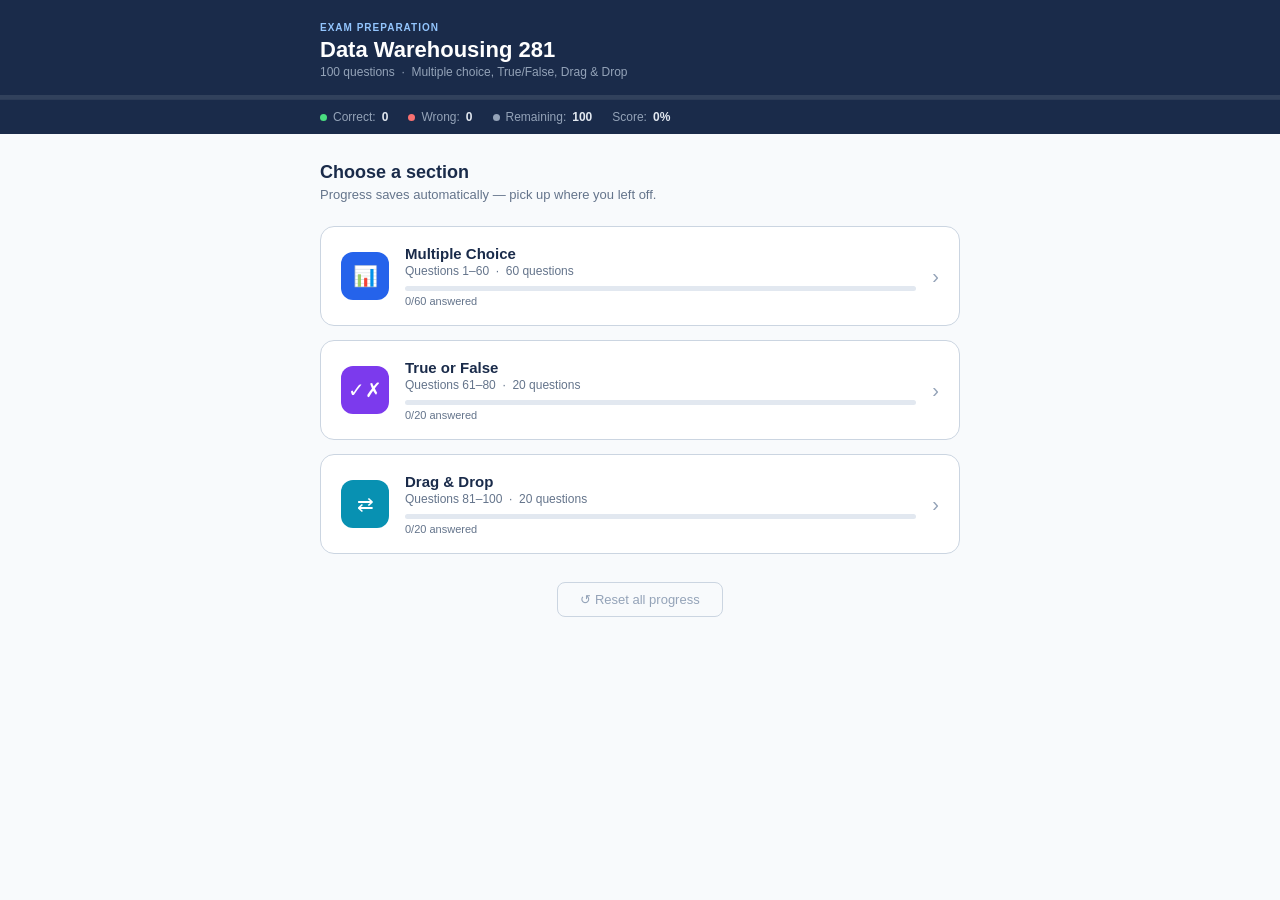
<file: pages/DHW281.html>
<!DOCTYPE html>
<html lang="en">
<head>
<meta charset="UTF-8">
<meta name="viewport" content="width=device-width, initial-scale=1.0">
<title>Data Warehousing Quiz</title>
<link rel="icon" href="../images/icon.png" type="image/png">
<link rel="stylesheet" href="../css/style.css">
</head>
<body>

<!-- HEADER -->
<div class="hdr">
  <div class="hdr-inner">
    <div class="hdr-eye">EXAM PREPARATION</div>
    <h1>Data Warehousing 281</h1>
    <div class="hdr-sub">100 questions &nbsp;·&nbsp; Multiple choice, True/False, Drag &amp; Drop</div>
  </div>
  <div class="prog-track"><div class="prog-fill" id="progBar" style="width:0%"></div></div>
  <div class="stats-bar">
    <div class="stats-inner">
      <div class="stat"><div class="dot" style="background:#4ADE80"></div>Correct: <b id="sCorrect">0</b></div>
      <div class="stat"><div class="dot" style="background:#F87171"></div>Wrong: <b id="sWrong">0</b></div>
      <div class="stat"><div class="dot" style="background:#94A3B8"></div>Remaining: <b id="sRemain">100</b></div>
      <div class="stat">Score: <b id="sScore">0%</b></div>
    </div>
  </div>
</div>

<div class="main">
  <!-- HOME -->
  <div id="homeView">
    <div class="home-title">Choose a section</div>
    <div class="home-sub">Progress saves automatically — pick up where you left off.</div>
    <div class="sec-cards" id="secCards"></div>
    <div class="reset-wrap">
      <button class="btn-reset" onclick="resetAll()">↺ Reset all progress</button>
    </div>
  </div>

  <!-- QUIZ -->
  <div id="quizView">
    <div class="quiz-nav">
      <button class="btn-back" onclick="goHome()">← Back</button>
      <div class="qnav-title" id="qnavTitle"></div>
      <div class="qnav-count" id="qnavCount"></div>
    </div>
    <div class="qprog-track"><div class="qprog-fill" id="qprogFill" style="width:0%"></div></div>
    <div id="questionArea"></div>
    <div class="nav-row">
      <button class="btn-prev" id="btnPrev" onclick="prevQ()">← Previous</button>
      <button class="btn-results" id="btnResults" style="display:none" onclick="showComplete()">See results →</button>
    </div>
  </div>
</div>



<script>
// ═══════════════════════════════════════════════
// DATA
// ═══════════════════════════════════════════════
const Q = [
  // MC 1-60
  {t:'mc',q:'What is the primary purpose of a data warehouse?',o:['To process day-to-day transactions','To support strategic analysis and decision-making','To store employee payroll data','To manage inventory in real time'],a:1,e:'Data warehouses are informational systems designed for strategic analysis, not daily transaction processing.'},
  {t:'mc',q:'Which term describes the inability of organisations to access strategic information despite having large amounts of operational data?',o:['Data overload','Information crisis','Storage bottleneck','Query latency'],a:1,e:'The "information crisis" describes having lots of data but lacking the ability to derive strategic insights from it.'},
  {t:'mc',q:'Which characteristic of strategic information means that every business factor has ONE and only one value across the enterprise?',o:['Integrated','Accessible','Credible','Timely'],a:2,e:'Credibility ensures a single consistent value for every business factor enterprise-wide.'},
  {t:'mc',q:'Which of the following is an example of an OPERATIONAL system?',o:['Executive dashboard','Customer loyalty analytics','Order processing system','Market trend analysis tool'],a:2,e:'Order processing is a routine operational transaction system, not an analytical one.'},
  {t:'mc',q:'What does "Time Variant" mean in the context of a data warehouse?',o:['Data expires after 30 days','The warehouse includes both current and historical data','Queries must be run during business hours','Data is updated every minute'],a:1,e:'Time variant means the warehouse stores data across time periods — both current and historical.'},
  {t:'mc',q:'Ralph Kimball recommends implementing a data warehouse as:',o:['One large enterprise-wide system built top-down','A series of carefully architected Supermarts, one at a time','A single flat file extracted from the mainframe','Independent data marts with no shared dimensions'],a:1,e:"Kimball's bottom-up approach implements the warehouse as a series of Supermarts (coordinated data marts)."},
  {t:'mc',q:'Which of these best describes a "dependent data mart"?',o:['A mart that operates independently with its own ETL','A mart sourced directly from the central data warehouse','A mart used only by the marketing department','A mart that does not use dimensional modeling'],a:1,e:'Dependent data marts derive their data from the central warehouse, ensuring consistency.'},
  {t:'mc',q:"What is the first step in Ralph Kimball's four-step implementation approach?",o:['Conform and standardise all data','Build the ETL pipeline','Plan and define requirements at the corporate level','Implement the first data mart'],a:2,e:"Kimball's first step is planning and defining requirements at the overall corporate level."},
  {t:'mc',q:'Which industry uses data warehousing primarily for route profitability and yield management?',o:['Retail','Financial','Airlines','Manufacturing'],a:2,e:'Airlines use data warehousing to analyse route profitability and optimise yield management.'},
  {t:'mc',q:'What does ETL stand for?',o:['Enter, Test, Launch','Extract, Transform, Load','Evaluate, Track, Log','Export, Transfer, Link'],a:1,e:'ETL = Extract (pull from sources), Transform (cleanse/standardise), Load (insert into the warehouse).'},
  {t:'mc',q:'Which user tier typically uses Executive Information Systems (EIS)?',o:['Junior analysts','Database administrators','Senior executives and managers','IT support staff'],a:2,e:'EIS provides high-level strategic information specifically for senior executives and managers.'},
  {t:'mc',q:'Which schema type uses a central fact table surrounded by NON-normalised dimension tables?',o:['Snowflake schema','Galaxy schema','Star schema','Flat schema'],a:2,e:'The star schema has a central fact table surrounded by denormalised dimension tables — simple and fast.'},
  {t:'mc',q:'In the Snowflake schema, dimension tables are:',o:['Denormalised into one flat table','Normalised into multiple related tables','Replaced by fact tables','Stored in a separate database'],a:1,e:'Snowflake extends the star by normalising (splitting out) dimension tables into multiple related tables.'},
  {t:'mc',q:'What is stored in a FACT table?',o:['Descriptive attributes like product name','Measurable, quantitative metrics','Employee contact details','System configuration settings'],a:1,e:'Fact tables store quantitative measures — e.g., sales amount, quantity sold, revenue.'},
  {t:'mc',q:'What is stored in a DIMENSION table?',o:['Financial totals and KPIs','Aggregated monthly summaries','Descriptive context such as product, date, or customer','Raw transaction logs'],a:2,e:'Dimension tables hold the descriptive attributes (context) used to slice and filter facts.'},
  {t:'mc',q:'A "conformed dimension" is one that is:',o:['Specific to a single data mart','Shared and identically defined across multiple data marts','Updated in real time from operational systems','Encrypted for security compliance'],a:1,e:'Conformed dimensions are standardised and shared across multiple data marts, enabling cross-mart analysis.'},
  {t:'mc',q:'Which ETL stage is responsible for cleansing, validating, and standardising data?',o:['Extract','Transform','Load','Index'],a:1,e:'The Transform stage cleanses data, applies business rules, and standardises it before loading.'},
  {t:'mc',q:'Which OLAP delivery method is best suited for novice or casual users?',o:['Data mining','Statistical analysis','Ad hoc reports','Multidimensional analysis'],a:2,e:'Predefined ad hoc reports are designed for novice and casual users who need quick answers.'},
  {t:'mc',q:'What does OLAP stand for?',o:['Online Linear Analysis Processing','Operational Load and Processing','Online Analytical Processing','Organised Large Array Processing'],a:2,e:'OLAP = Online Analytical Processing — technology for fast multidimensional data analysis.'},
  {t:'mc',q:'Which of the following is NOT a feature of a data warehouse?',o:['Read-intensive','Time variant','Real-time continuous updates','Online access'],a:2,e:'Data warehouses are updated periodically in batches, not with real-time continuous updates like operational systems.'},
  {t:'mc',q:'The "back room" of the data warehouse refers to which process?',o:['Report delivery','User authentication','The ETL process','Security management'],a:2,e:'Kimball coined the term "back room" for the ETL process — data preparation behind the scenes.'},
  {t:'mc',q:'Which of the following best describes Business Intelligence (BI)?',o:['Software for automating invoices','Using data to study the past, assess the present, and predict the future','A type of database used for OLTP','A programming language for data analysis'],a:1,e:'BI is the enterprise ability to study history, understand the current situation, and predict/change future outcomes.'},
  {t:'mc',q:'What does "Integrated" mean as a characteristic of strategic information?',o:['The system is connected to the internet','Data provides a single, enterprise-wide view','All databases are linked in real time','IT manages all data access centrally'],a:1,e:'"Integrated" means the warehouse provides a unified, enterprise-wide view of data from all sources.'},
  {t:'mc',q:'In data warehousing, "Accessible" information means:',o:['Data can only be accessed by IT staff','Data is available via encrypted API only','Data is reachable through intuitive paths and responsive to analysis','Data access requires formal request forms'],a:2,e:'"Accessible" means users can reach data through intuitive paths and the system responds quickly to queries.'},
  {t:'mc',q:'Which architecture approach builds a mammoth enterprise-wide warehouse first?',o:['Bottom-up approach','Kimball approach','Top-down approach','Supermart approach'],a:2,e:'Top-down (Inmon) approach builds the central enterprise warehouse first before creating data marts.'},
  {t:'mc',q:'Which retail data warehousing activity focuses on building lasting customer relationships?',o:['Yield management','Customer loyalty programs','Route profitability analysis','Asset management'],a:1,e:'Retail data warehousing focuses on customer loyalty — tracking behaviour and personalising offers.'},
  {t:'mc',q:'Data mining is used primarily to:',o:['Clean data during ETL','Generate predefined monthly reports','Discover hidden patterns in warehouse data','Manage database user permissions'],a:2,e:'Data mining uses specialised algorithms to find hidden patterns and relationships in warehouse data.'},
  {t:'mc',q:'Which characteristic ensures information is available within the required decision timeframe?',o:['Integrated','Credible','Accessible','Timely'],a:3,e:'"Timely" means information is available within the stipulated timeframe needed for making the decision.'},
  {t:'mc',q:'A data warehouse is described as "read-intensive" because:',o:['Users can only read, not write, to any system','It is optimised for querying data rather than frequent updates','All writes require administrator approval','Data is stored in read-only format permanently'],a:1,e:'Warehouses are optimised for SELECT queries (reads/analytics) rather than frequent INSERT/UPDATE operations.'},
  {t:'mc',q:'What is the role of "User Independence" in a data warehouse?',o:['Users manage their own servers','IT no longer exists in the organisation','Users can interact directly with data without needing IT assistance',"Users are isolated from each other's queries"],a:2,e:'User independence means business users can query and explore data directly, without requiring IT to run reports for them.'},
  {t:'mc',q:'Which delivery method would a power user use for complex multi-dimensional queries?',o:['Ad hoc reports','Executive Information Systems','Multidimensional (MD) analysis','Basic table exports'],a:2,e:'Multidimensional analysis is designed for power users and analysts who need to slice data across multiple dimensions.'},
  {t:'mc',q:'The financial services industry uses data warehousing primarily for:',o:['Inventory tracking and logistics','Route profitability and yield management','Risk management and fraud detection','Manpower planning and cost control'],a:2,e:'Financial services warehousing focuses on risk management and detecting fraudulent transactions.'},
  {t:'mc',q:'What does "Data Integrity" mean in the context of data quality?',o:['Data is backed up in multiple locations','All information conforms to established business rules and is accurate','Data is encrypted using AES-256','The database has zero downtime'],a:1,e:'Data integrity means all information conforms to business rules, is accurate, and free from corruption.'},
  {t:'mc',q:"Ralph Kimball's third step in warehouse implementation is:",o:['Plan and define corporate requirements','Implement data marts one at a time','Conform and standardise all data content','Create a surrounding architecture'],a:2,e:'Step 3 is conforming and standardising all data content across the enterprise.'},
  {t:'mc',q:'Manufacturing companies use data warehousing primarily for:',o:['Customer loyalty and market planning','Route profitability analysis','Cost reduction and logistics management','Fraud detection and risk management'],a:2,e:'Manufacturing focuses on cost reduction, supply chain optimisation, and logistics management.'},
  {t:'mc',q:'Which of the following is a key question in deciding between a data warehouse and a data mart?',o:['Which has more storage capacity?','Which should be established first?','Which requires less security?','Which is cheaper to license?'],a:1,e:'A core architectural decision is whether to build the central warehouse or a focused data mart first.'},
  {t:'mc',q:'A Slowly Changing Dimension (SCD) Type 2 strategy:',o:['Overwrites old values with new ones','Creates a new row to preserve the history of changes','Stores old and new values in the same row','Deletes changed records immediately'],a:1,e:'SCD Type 2 creates a new row for each change, preserving the full history of dimension data over time.'},
  {t:'mc',q:'Aggregate tables in a data warehouse are used to:',o:['Store raw transaction logs','Pre-summarise data to speed up common queries','Encrypt sensitive financial data','Archive old data for compliance'],a:1,e:"Aggregate tables store pre-computed summaries so frequent queries don't have to re-scan millions of detail rows."},
  {t:'mc',q:'Government agencies use data warehousing primarily for:',o:['Yield management and route profitability','Customer loyalty and churn prevention','Manpower planning and cost control','Fraud detection and insurance claims'],a:2,e:'Government data warehousing focuses on manpower planning, resource allocation, and cost control.'},
  {t:'mc',q:'A "Family of Stars" in dimensional modeling refers to:',o:['Multiple fact tables with different granularity','Multiple related star schemas sharing conformed dimensions','A set of snowflake schemas in one database','A collection of flat files used for reporting'],a:1,e:'A family of stars is a set of related star schemas that share conformed dimensions, enabling integrated cross-subject analysis.'},
  {t:'mc',q:'Which of the following best describes "web-enabled warehousing"?',o:['Storing warehouse data on public cloud servers','Using web technologies to allow remote online access to warehouse data','Replacing all databases with web-based APIs','Exposing raw SQL to end users via a website'],a:1,e:'Web-enabled warehousing uses web technologies so users can query and report from any remote location.'},
  {t:'mc',q:"In Kimball's approach, what is a \"Supermart\"?",o:['A very large, enterprise-wide data warehouse','A carefully architected data mart built as part of a broader warehouse plan','An independent mart with its own ETL pipeline','A data mart used only by senior management'],a:1,e:"A Supermart is Kimball's term for a carefully designed data mart that is part of an overall enterprise architecture."},
  {t:'mc',q:'Which of these is NOT one of the five characteristics of strategic information?',o:['Integrated','Scalable','Credible','Timely'],a:1,e:'The five characteristics are: Integrated, Data Integrity, Accessible, Credible, and Timely. "Scalable" is not one of them.'},
  {t:'mc',q:'Statistical analysis in a data warehouse is typically performed by:',o:['Casual users reading dashboards','Novice users running predefined reports','Power users performing advanced data processing','Junior staff doing data entry'],a:2,e:'Statistical analysis is an advanced method for power users — it goes beyond simple reports into quantitative techniques.'},
  {t:'mc',q:'In which industry would "asset and resource management" be a primary warehousing goal?',o:['Retail','Airlines','Utilities','Government'],a:2,e:'Utilities companies use data warehousing to manage physical assets (power lines, meters) and optimise resources.'},
  {t:'mc',q:'Which step of ETL pulls raw data from source operational systems?',o:['Transform','Load','Extract','Aggregate'],a:2,e:'The Extract step pulls raw data from multiple source systems such as OLTP databases, flat files, and APIs.'},
  {t:'mc',q:'A data warehouse differs from a traditional OLTP database because it is:',o:['Faster at processing individual transactions','Designed for analytical queries and historical data','Updated in real time from all connected systems','Smaller in size to improve query speed'],a:1,e:'Unlike OLTP systems, warehouses are designed for analytical queries, not individual transaction speed.'},
  {t:'mc',q:'What is the main benefit of a star schema over a snowflake schema?',o:['Requires less storage space','More normalised and easier to update','Simpler structure and faster query performance','Better for capturing slowly changing dimensions'],a:2,e:'Star schemas are simpler (denormalised) and allow faster query performance since fewer joins are needed.'},
  {t:'mc',q:'Which of the following ensures that the whole enterprise uses the same definition of "Customer"?',o:['Row-level security','A conformed dimension','An aggregate table','A separate OLTP database'],a:1,e:'A conformed customer dimension ensures all subject areas (sales, marketing, etc.) use an identical definition.'},
  {t:'mc',q:'The Load phase of ETL writes data into:',o:['The source operational system','A temporary staging file','The target data warehouse or data mart',"The user's local spreadsheet"],a:2,e:'The Load step inserts the prepared, transformed data into the target warehouse or data mart.'},
  {t:'mc',q:'Which modeling technique is used to handle changes in dimension data over time?',o:['Star schema','Aggregate table','Slowly Changing Dimension (SCD)','Family of Stars'],a:2,e:'SCDs (Slowly Changing Dimensions) are strategies for managing how dimension attributes change over time.'},
  {t:'mc',q:'What type of data warehouse architecture question relates to how many distinct subject areas are covered?',o:['Top-down vs. bottom-up','Independent vs. dependent marts','Data Warehouse vs. Data Mart','ETL frequency'],a:2,e:'The warehouse vs. data mart question is about scope — a full warehouse covers many subjects while a mart is focused.'},
  {t:'mc',q:'The requirements definition phase of a data warehouse begins with:',o:['Designing the ETL pipeline','Selecting database vendor software','Planning at the corporate level','Training end users'],a:2,e:'Requirements definition starts at the corporate level to ensure the warehouse aligns with enterprise-wide strategic goals.'},
  {t:'mc',q:'Data warehouses support "long, interactive sessions" because:',o:['They have faster hardware than OLTP systems','Analytical queries are complex and need time to explore data','Users prefer slow systems','They store uncompressed data files'],a:1,e:'Analytical work involves exploring, drilling down, and slicing data — which requires long interactive sessions.'},
  {t:'mc',q:'An independent data mart differs from a dependent data mart in that it:',o:['Feeds data to the central warehouse','Sources its own data directly rather than from a central warehouse','Contains no dimension tables','Uses only real-time streaming data'],a:1,e:'Independent data marts have their own ETL from source systems, whereas dependent marts get data from the central warehouse.'},
  {t:'mc',q:'Why did early attempts to provide strategic information from operational systems fail?',o:['Operational systems were too new','Operational systems lacked enough storage','Operational systems are not designed for analytical purposes','IT staff were not trained in analytics'],a:2,e:"Operational systems are optimised for transaction processing, not analytical queries — they simply weren't designed for that purpose."},
  {t:'mc',q:'A data warehouse is described as "Stable" because:',o:['It never needs maintenance','Content is updated periodically and remains stable between updates','It uses immutable storage technology','User access is tightly restricted'],a:1,e:'Between batch load cycles, the warehouse content is stable — users get consistent results, unlike constantly-changing OLTP systems.'},
  {t:'mc',q:'Which of these industries focuses on fraud detection as a core warehousing benefit?',o:['Airlines','Manufacturing','Retail','Financial services'],a:3,e:'Financial services companies leverage data warehouses to detect fraudulent patterns in transactions.'},
  {t:'mc',q:'What is the purpose of the "information delivery" component of a data warehouse?',o:['To manage physical server infrastructure','To deliver insights to different user tiers through various analytical methods','To archive data for regulatory compliance','To synchronise data between operational systems'],a:1,e:'Information delivery is the front room of the warehouse — it delivers the right insights to the right users via reports, OLAP, dashboards, and data mining.'},
  {t:'mc',q:'Data Integrity as a data quality indicator means:',o:['Data is backed up offsite','All data values conform to business rules','The database is accessible 24/7','Data queries return within 2 seconds'],a:1,e:'Data integrity ensures all values conform to established business rules — accurate, valid, and consistent.'},
  // TF 61-80
  {t:'tf',q:'A data warehouse is designed primarily for day-to-day transaction processing.',a:false,e:'False. Data warehouses are designed for analytical and strategic purposes, not day-to-day transactions.'},
  {t:'tf',q:'The ETL process ensures that data is conformed and standardised before being loaded into the warehouse.',a:true,e:'True. ETL transforms raw source data — cleansing, validating, and standardising it — before loading.'},
  {t:'tf',q:'In a star schema, dimension tables are normalised into multiple related tables.',a:false,e:'False. That describes a snowflake schema. In a star schema, dimension tables are denormalised.'},
  {t:'tf',q:'A conformed dimension can be shared across multiple data marts.',a:true,e:'True. Conformed dimensions are standardised and reused across multiple marts, enabling consistent cross-mart analysis.'},
  {t:'tf',q:'Data warehouses are updated continuously in real time, just like OLTP systems.',a:false,e:'False. Warehouses are updated periodically in batch loads, not continuously in real time.'},
  {t:'tf',q:'The "credibility" characteristic means every business factor has exactly one consistent value across the enterprise.',a:true,e:'True. Credibility means there is one authoritative value for every business metric — no conflicting figures.'},
  {t:'tf',q:'An independent data mart sources its data from the central enterprise data warehouse.',a:false,e:'False. An independent mart has its own ETL from source systems. A dependent mart sources from the warehouse.'},
  {t:'tf',q:'Business Intelligence allows an enterprise to study past behaviours, assess the current situation, and predict future outcomes.',a:true,e:'True. BI encompasses historical analysis, current-state assessment, and predictive capabilities.'},
  {t:'tf',q:'Ralph Kimball advocates for a top-down approach where the full enterprise warehouse is built before any data marts.',a:false,e:"False. Kimball advocates a bottom-up Supermart-by-Supermart approach, not top-down."},
  {t:'tf',q:'Fact tables store descriptive attributes such as product names and customer addresses.',a:false,e:'False. Fact tables store quantitative measures. Descriptive attributes belong in dimension tables.'},
  {t:'tf',q:'The "Timely" characteristic of strategic information means data must be available within the required decision timeframe.',a:true,e:'True. Timely means the information arrives in time to be useful for the decision at hand.'},
  {t:'tf',q:'Aggregate tables are pre-summarised and stored to speed up common queries.',a:true,e:'True. Aggregates pre-compute summaries so queries avoid scanning millions of detail rows every time.'},
  {t:'tf',q:'Data mining is the same as running predefined reports for casual users.',a:false,e:'False. Data mining uses algorithms to discover hidden patterns — far more sophisticated than predefined reports.'},
  {t:'tf',q:'The "integrated" characteristic means the warehouse provides a single enterprise-wide view of data.',a:true,e:'True. Integration means data from all source systems is consolidated into one unified, consistent view.'},
  {t:'tf',q:'A snowflake schema is generally faster for querying than a star schema.',a:false,e:"False. The star schema is typically faster because it requires fewer joins. Snowflake's normalisation adds complexity."},
  {t:'tf',q:'In data warehousing, "user independence" means business users can access and query data without requiring IT assistance.',a:true,e:'True. A key feature of data warehouses is enabling direct self-service access by business users.'},
  {t:'tf',q:'The Transform step in ETL is where data is physically pulled from source operational systems.',a:false,e:'False. Pulling data from sources is the Extract step. Transform cleanses and standardises the extracted data.'},
  {t:'tf',q:'A Slowly Changing Dimension (SCD) Type 1 overwrites old values with new ones, losing the history.',a:true,e:'True. SCD Type 1 simply overwrites — convenient but it destroys the history of the change.'},
  {t:'tf',q:'The "Family of Stars" concept refers to multiple related star schemas that share conformed dimensions.',a:true,e:'True. A family of stars links subject-area star schemas through shared conformed dimensions.'},
  {t:'tf',q:'Operational systems are better suited than data warehouses for analysing long-term customer purchase trends.',a:false,e:'False. Operational systems are not designed for analytical work. Data warehouses are the appropriate environment.'},
  // DD 81-100
  {t:'dd',q:'Match each item to its correct category: Fact table or Dimension table.',items:['Customer city','Revenue total','Product name','Sales amount','Date description','Quantity sold'],zones:['Fact table','Dimension table'],ans:{'Sales amount':'Fact table','Quantity sold':'Fact table','Revenue total':'Fact table','Product name':'Dimension table','Customer city':'Dimension table','Date description':'Dimension table'},e:'Fact tables hold measurable quantities (sales amount, quantity, revenue). Dimension tables hold descriptive attributes (product name, city, date descriptions).'},

  {t:'dd',q:'Match each activity to the correct ETL stage: Extract, Transform, or Load.',items:['Query source OLTP database','Write data to warehouse','Pull data from CRM','Remove duplicate records','Validate against business rules','Standardise date formats'],zones:['Extract','Transform','Load'],ans:{'Pull data from CRM':'Extract','Query source OLTP database':'Extract','Remove duplicate records':'Transform','Standardise date formats':'Transform','Validate against business rules':'Transform','Write data to warehouse':'Load'},e:'Extract = pulling from sources. Transform = cleansing/standardising. Load = writing into the warehouse.'},
  {t:'dd',q:'Match each industry to its primary warehousing benefit.',items:['Cost reduction','Manpower planning','Fraud detection','Customer loyalty','Asset management','Route profitability'],zones:['Retail','Financial','Airlines','Manufacturing','Utilities','Government'],ans:{'Customer loyalty':'Retail','Fraud detection':'Financial','Route profitability':'Airlines','Cost reduction':'Manufacturing','Asset management':'Utilities','Manpower planning':'Government'},e:'Each industry has a signature use case: Retail=loyalty, Financial=fraud, Airlines=routes, Manufacturing=cost, Utilities=assets, Government=manpower.'},
  {t:'dd',q:'Classify each as either an Operational system or an Informational system.',items:['Route profitability report','Order processing','Customer trend analysis','Inventory tracking','Payroll processing','Executive dashboard'],zones:['Operational system','Informational system'],ans:{'Order processing':'Operational system','Payroll processing':'Operational system','Inventory tracking':'Operational system','Customer trend analysis':'Informational system','Executive dashboard':'Informational system','Route profitability report':'Informational system'},e:'Operational systems handle routine transactions. Informational systems support analysis and decision-making.'},
  {t:'dd',q:'Match each OLAP delivery method to its target audience.',items:['Data mining','Statistical analysis','Executive Information Systems','Multidimensional analysis','Ad hoc reports'],zones:['Novice users','Business analysts','Power users','Senior executives','Data scientists'],ans:{'Ad hoc reports':'Novice users','Multidimensional analysis':'Business analysts','Statistical analysis':'Power users','Executive Information Systems':'Senior executives','Data mining':'Data scientists'},e:'Each delivery method is designed for a specific user tier based on their analytical sophistication.'},
  {t:'dd',q:'Match each characteristic to its correct definition.',items:['Data Integrity','Accessible','Integrated','Credible','Timely'],zones:['Single enterprise-wide view','One value per business factor','Intuitive paths to data','Available when needed','Conforms to business rules'],ans:{'Integrated':'Single enterprise-wide view','Credible':'One value per business factor','Accessible':'Intuitive paths to data','Timely':'Available when needed','Data Integrity':'Conforms to business rules'},e:'These are the five characteristics of effective strategic information.'},
  {t:'dd',q:"Place each step into Kimball's correct sequence (first to last).",items:['Create surrounding architecture','Implement Supermarts one at a time','Conform and standardise data','Plan corporate requirements'],zones:['Step 1','Step 2','Step 3','Step 4'],ans:{'Plan corporate requirements':'Step 1','Create surrounding architecture':'Step 2','Conform and standardise data':'Step 3','Implement Supermarts one at a time':'Step 4'},e:"Kimball's four steps: plan then architect then conform data then implement mart by mart."},
  {t:'dd',q:'Match each schema element to either Star schema or Snowflake schema.',items:['Fewer joins needed','Multiple dimension tables','Denormalised dimensions','Simpler query structure','Normalised dimensions','More storage efficient'],zones:['Star schema','Snowflake schema'],ans:{'Denormalised dimensions':'Star schema','Fewer joins needed':'Star schema','Simpler query structure':'Star schema','Normalised dimensions':'Snowflake schema','More storage efficient':'Snowflake schema','Multiple dimension tables':'Snowflake schema'},e:'Star uses denormalised dimensions (simpler/faster). Snowflake normalises dimensions (more complex but saves storage).'},
  {t:'dd',q:'Match each SCD type to its strategy.',items:['Add old and new value columns','Add new row with history','Overwrite old value'],zones:['SCD Type 1','SCD Type 2','SCD Type 3'],ans:{'Overwrite old value':'SCD Type 1','Add new row with history':'SCD Type 2','Add old and new value columns':'SCD Type 3'},e:'SCD Type 1 overwrites, Type 2 inserts a new row (full history), Type 3 adds a column (limited history).'},
  {t:'dd',q:'Classify each as belonging to the warehouse back room (ETL) or front room (delivery).',items:['OLAP cube','Data mining application','Extracting from CRM','Standardising date formats','Executive dashboard','Cleansing duplicate records'],zones:['Back room ETL','Front room delivery'],ans:{'Cleansing duplicate records':'Back room ETL','Standardising date formats':'Back room ETL','Extracting from CRM':'Back room ETL','Executive dashboard':'Front room delivery','OLAP cube':'Front room delivery','Data mining application':'Front room delivery'},e:'The back room is all ETL work. The front room is everything users see — reports, dashboards, OLAP, mining.'},
  {t:'dd',q:'Match each architectural decision to its description.',items:['Dependent data mart','Top-down approach','Bottom-up approach','Independent data mart'],zones:['Enterprise warehouse built first','Supermarts built incrementally','Sourced from central warehouse','Has own direct ETL'],ans:{'Top-down approach':'Enterprise warehouse built first','Bottom-up approach':'Supermarts built incrementally','Dependent data mart':'Sourced from central warehouse','Independent data mart':'Has own direct ETL'},e:'These are the core architectural options organisations must choose between when planning a data warehouse.'},
  {t:'dd',q:'Match each data quality dimension to its description.',items:['Completeness','Data Integrity','Credibility','Accuracy','Timeliness'],zones:['Correctly represents reality','No missing critical elements','Refreshed within decision window','One value per business factor','Conforms to business rules'],ans:{'Accuracy':'Correctly represents reality','Completeness':'No missing critical elements','Timeliness':'Refreshed within decision window','Credibility':'One value per business factor','Data Integrity':'Conforms to business rules'},e:'Good data quality requires accuracy, completeness, timeliness, credibility, and integrity.'},
  {t:'dd',q:'Match each warehouse feature to its meaning.',items:['Time Variant','Analytical Design','User Independence','Data Integration'],zones:['Built for analysis not transactions','Consolidates from multiple sources','No IT help needed for queries','Holds current and historical data'],ans:{'Analytical Design':'Built for analysis not transactions','Data Integration':'Consolidates from multiple sources','User Independence':'No IT help needed for queries','Time Variant':'Holds current and historical data'},e:'These are core features that distinguish a data warehouse from a traditional operational database.'},
  {t:'dd',q:'Classify each BI activity as historical, current-state, or predictive.',items:['Monitoring todays orders','Forecasting next quarter revenue','Analysing last years sales','Predicting fraud risk','Reviewing past customer churn','Viewing current inventory'],zones:['Historical analysis','Current-state assessment','Predictive analysis'],ans:{'Analysing last years sales':'Historical analysis','Reviewing past customer churn':'Historical analysis','Viewing current inventory':'Current-state assessment','Monitoring todays orders':'Current-state assessment','Forecasting next quarter revenue':'Predictive analysis','Predicting fraud risk':'Predictive analysis'},e:'BI covers three time horizons: studying the past, assessing the present, and predicting the future.'},
  {t:'dd',q:'Match each user type to the most appropriate analytical tool.',items:['IT developer','Senior executive','Casual user','Data scientist','Business analyst'],zones:['Ad hoc reports','OLAP analysis','Executive dashboard','Data mining','ETL pipeline'],ans:{'Casual user':'Ad hoc reports','Business analyst':'OLAP analysis','Senior executive':'Executive dashboard','Data scientist':'Data mining','IT developer':'ETL pipeline'},e:'Different user types need different tools matched to their technical skill and information needs.'},
  {t:'dd',q:'Match each item to either the warehouse planning phase or the implementation phase.',items:['Deploy ETL pipelines','Define corporate requirements','Build the first Supermart','Conform all data content','Create information packages','Plan surrounding architecture'],zones:['Planning phase','Implementation phase'],ans:{'Define corporate requirements':'Planning phase','Plan surrounding architecture':'Planning phase','Create information packages':'Planning phase','Conform all data content':'Implementation phase','Build the first Supermart':'Implementation phase','Deploy ETL pipelines':'Implementation phase'},e:'Planning covers requirements and architecture. Implementation covers building ETL, conforming data, and deploying marts.'},
  {t:'dd',q:'Match each dimensional modeling term to its definition.',items:['Conformed dimension','Aggregate table','Dimension table','Star schema','Fact table','Snowflake schema'],zones:['Stores quantitative measures','Stores descriptive attributes','Central fact and flat dimensions','Central fact and normalised dimensions','Shared across multiple marts','Pre-summarised for speed'],ans:{'Fact table':'Stores quantitative measures','Dimension table':'Stores descriptive attributes','Star schema':'Central fact and flat dimensions','Snowflake schema':'Central fact and normalised dimensions','Conformed dimension':'Shared across multiple marts','Aggregate table':'Pre-summarised for speed'},e:'These are the core dimensional modeling building blocks every data warehouse professional must know.'},
  {t:'dd',q:'Classify each as a data warehouse advantage or a limitation of operational systems.',items:['Enables direct user access','Fails for analytical queries','Optimised for transactions','Includes historical data','Provides enterprise-wide view','Cannot integrate source data easily'],zones:['DW advantage','Operational limitation'],ans:{'Provides enterprise-wide view':'DW advantage','Includes historical data':'DW advantage','Enables direct user access':'DW advantage','Optimised for transactions':'Operational limitation','Fails for analytical queries':'Operational limitation','Cannot integrate source data easily':'Operational limitation'},e:'Understanding why operational systems fail for analytics explains exactly what data warehouses are designed to fix.'},
  {t:'dd',q:'Match each web-enabled warehousing capability to its benefit.',items:['Shared dashboards','Remote query access','Self-service reports','Scheduled report delivery'],zones:['Access from any location','No IT involvement needed','Team collaboration on data','Automated information push'],ans:{'Remote query access':'Access from any location','Self-service reports':'No IT involvement needed','Shared dashboards':'Team collaboration on data','Scheduled report delivery':'Automated information push'},e:'Web-enabled warehousing extends traditional warehouse benefits by making data accessible anywhere.'},
  {t:'dd',q:'Place these data warehouse concepts in order from most basic to most advanced.',items:['OLAP analysis','Data mining','ETL process','Star schema','Operational data source'],zones:['Layer 1 source','Layer 2 preparation','Layer 3 storage','Layer 4 access','Layer 5 advanced analytics'],ans:{'Operational data source':'Layer 1 source','ETL process':'Layer 2 preparation','Star schema':'Layer 3 storage','OLAP analysis':'Layer 4 access','Data mining':'Layer 5 advanced analytics'},e:'Data flows from source systems through ETL into dimensional models and then out to analytical tools.'}
];

const SECTIONS = [
  {id:'mc', icon:'📊', title:'Multiple Choice', desc:'Questions 1–60', color:'#2563EB', start:0,  end:59},
  {id:'tf', icon:'✓✗', title:'True or False',  desc:'Questions 61–80', color:'#7C3AED', start:60, end:79},
  {id:'dd', icon:'⇄',  title:'Drag & Drop',   desc:'Questions 81–100',color:'#0891B2', start:80, end:99},
];

// ═══════════════════════════════════════════════
// STATE & STORAGE
// ═══════════════════════════════════════════════
const SK = 'dhw181_v3';
let answered = {};
try { answered = JSON.parse(localStorage.getItem(SK)) || {}; } catch(e) {}
function save() { try { localStorage.setItem(SK, JSON.stringify(answered)); } catch(e) {} }

// Active quiz state
let activeSec = null;   // section object
let qList = [];         // array of qi indices
let qPos = 0;           // current index into qList
let mcSel = null;
let tfSel = null;
let ddPlacements = {};  // item -> zone
let ddDraggingItem = null;

// ═══════════════════════════════════════════════
// STATS
// ═══════════════════════════════════════════════
function updateStats() {
  const vals = Object.values(answered);
  const correct = vals.filter(v=>v.correct).length;
  const done = vals.length;
  const wrong = done - correct;
  const pct = done > 0 ? Math.round(correct/done*100) : 0;
  document.getElementById('sCorrect').textContent = correct;
  document.getElementById('sWrong').textContent = wrong;
  document.getElementById('sRemain').textContent = 100 - done;
  document.getElementById('sScore').textContent = pct + '%';
  document.getElementById('progBar').style.width = Math.round(done/100*100) + '%';
}

// ═══════════════════════════════════════════════
// HOME
// ═══════════════════════════════════════════════
function goHome() {
  document.getElementById('homeView').style.display = 'block';
  document.getElementById('quizView').style.display = 'none';
  renderHome();
}

function renderHome() {
  updateStats();
  const container = document.getElementById('secCards');
  container.innerHTML = '';
  SECTIONS.forEach((sec, idx) => {
    const total = sec.end - sec.start + 1;
    let done = 0, correct = 0;
    for (let qi = sec.start; qi <= sec.end; qi++) {
      if (answered[qi] !== undefined) { done++; if (answered[qi].correct) correct++; }
    }
    const pct = Math.round(done/total*100);
    const complete = done === total;
    const inprog = done > 0 && !complete;

    const card = document.createElement('button');
    card.className = 'sec-card';
    card.style.borderColor = complete ? '#86EFAC' : inprog ? sec.color : '#CBD5E1';
    card.style.background = complete ? '#F0FDF4' : inprog ? '#F8FAFF' : '#fff';

    card.innerHTML = `
      <div class="sc-icon" style="background:${complete?'#16A34A':sec.color}">${complete?'✓':sec.icon}</div>
      <div class="sc-body">
        <div class="sc-title">${sec.title}</div>
        <div class="sc-desc">${sec.desc} &nbsp;·&nbsp; ${total} questions</div>
        <div class="sc-bar-track"><div class="sc-bar-fill" style="width:${pct}%;background:${complete?'#16A34A':sec.color}"></div></div>
        <div class="sc-label">${done}/${total} answered${complete?' · Complete ✓':inprog?` · ${correct} correct so far`:''}</div>
      </div>
      <div class="sc-arrow">${complete?'↺':'›'}</div>`;
    card.onclick = () => openSection(idx);
    container.appendChild(card);
  });
}

function resetAll() {
  if (!confirm('Reset all progress? This cannot be undone.')) return;
  answered = {};
  save();
  renderHome();
}

// ═══════════════════════════════════════════════
// OPEN SECTION
// ═══════════════════════════════════════════════
function openSection(idx) {
  activeSec = SECTIONS[idx];
  const unanswered = [], ansrd = [];
  for (let qi = activeSec.start; qi <= activeSec.end; qi++) {
    answered[qi] !== undefined ? ansrd.push(qi) : unanswered.push(qi);
  }
  qList = [...unanswered, ...ansrd];
  qPos = 0;
  mcSel = null; tfSel = null; ddPlacements = {};

  document.getElementById('homeView').style.display = 'none';
  document.getElementById('quizView').style.display = 'block';
  document.getElementById('qnavTitle').textContent = activeSec.title;
  document.getElementById('qprogFill').style.background = activeSec.color;
  document.getElementById('btnResults').style.background = activeSec.color;
  document.getElementById('btnNext') && (document.getElementById('btnNext').style.background = activeSec.color);

  renderQ();
}

// ═══════════════════════════════════════════════
// RENDER QUESTION
// ═══════════════════════════════════════════════
function renderQ() {
  mcSel = null; tfSel = null; ddPlacements = {};
  updateStats();

  const allDone = qList.every(qi => answered[qi] !== undefined);

  document.getElementById('qnavCount').textContent = (qPos+1) + ' / ' + qList.length;
  document.getElementById('qprogFill').style.width = Math.round(qPos/qList.length*100) + '%';
  document.getElementById('btnPrev').disabled = qPos === 0;
  document.getElementById('btnResults').style.display = allDone ? 'inline-block' : 'none';

  const qi = qList[qPos];
  const q = Q[qi];
  const area = document.getElementById('questionArea');

  if (q.t === 'mc') renderMC(area, q, qi);
  else if (q.t === 'tf') renderTF(area, q, qi);
  else renderDD(area, q, qi);

  window.scrollTo({top:0, behavior:'smooth'});
}

function prevQ() {
  if (qPos > 0) { qPos--; renderQ(); }
}

// ═══════════════════════════════════════════════
// MC
// ═══════════════════════════════════════════════
function renderMC(area, q, qi) {
  const locked = answered[qi] !== undefined;
  const saved = answered[qi];
  const LETTERS = ['A','B','C','D'];

  let optsHtml = '';
  q.o.forEach((opt, j) => {
    let cls = 'opt-btn';
    if (locked) {
      if (j === q.a) cls += ' opt-correct';
      else if (j === (saved && saved.selection) && !saved.correct) cls += ' opt-wrong';
    }
    optsHtml += `<button class="${cls}" id="opt_${qi}_${j}" onclick="selectMC(${qi},${j})" ${locked?'disabled':''}>`
      + `<span class="opt-letter">${LETTERS[j]}</span>${escHtml(opt)}</button>`;
  });

  area.innerHTML = `
    <div class="q-card${locked?(saved.correct?' correct':' wrong'):''}" id="qcard_${qi}">
      <div class="q-num" style="color:${activeSec.color}">Q${qi+1} of ${Q.length}</div>
      <div class="q-text">${escHtml(q.q)}</div>
      <div class="opts">${optsHtml}</div>
      ${locked ? feedbackHtml(saved.correct, q.e) : ''}
      <div class="q-footer">
        ${!locked ? `<button class="btn-check" id="btnCheck_${qi}" onclick="checkMC(${qi})" disabled>Check answer</button>` : ''}
        ${locked ? `<button class="btn-next" id="btnNext" onclick="nextQ()" style="background:${activeSec.color}">Next →</button>` : ''}
      </div>
    </div>`;
}

function selectMC(qi, j) {
  if (answered[qi] !== undefined) return;
  mcSel = j;
  document.querySelectorAll(`[id^="opt_${qi}_"]`).forEach((b, k) => {
    b.className = 'opt-btn' + (k === j ? ' selected' : '');
  });
  document.getElementById(`btnCheck_${qi}`).disabled = false;
}

function checkMC(qi) {
  const q = Q[qi];
  if (mcSel === null || answered[qi] !== undefined) return;
  const correct = mcSel === q.a;
  answered[qi] = {correct, selection: mcSel};
  save();
  renderMC(document.getElementById('questionArea'), q, qi);
  updateStats();
}

// ═══════════════════════════════════════════════
// TF
// ═══════════════════════════════════════════════
function renderTF(area, q, qi) {
  const locked = answered[qi] !== undefined;
  const saved = answered[qi];

  function tfCls(val) {
    if (!locked) return 'tf-btn' + (tfSel === val ? ' selected' : '');
    if (val === q.a) return 'tf-btn tf-correct';
    if (val === (saved && saved.selection) && !saved.correct) return 'tf-btn tf-wrong';
    return 'tf-btn';
  }

  area.innerHTML = `
    <div class="q-card${locked?(saved.correct?' correct':' wrong'):''}" id="qcard_${qi}">
      <div class="q-num" style="color:${activeSec.color}">Q${qi+1} of ${Q.length}</div>
      <div class="q-text">${escHtml(q.q)}</div>
      <div class="tf-row">
        <button class="${tfCls(true)}" id="tf_${qi}_true" onclick="selectTF(${qi},true)" ${locked?'disabled':''}>✓ True</button>
        <button class="${tfCls(false)}" id="tf_${qi}_false" onclick="selectTF(${qi},false)" ${locked?'disabled':''}>✗ False</button>
      </div>
      ${locked ? feedbackHtml(saved.correct, q.e) : ''}
      <div class="q-footer">
        ${!locked ? `<button class="btn-check" id="btnCheck_${qi}" onclick="checkTF(${qi})" disabled>Check answer</button>` : ''}
        ${locked ? `<button class="btn-next" id="btnNext" onclick="nextQ()" style="background:${activeSec.color}">Next →</button>` : ''}
      </div>
    </div>`;
}

function selectTF(qi, val) {
  if (answered[qi] !== undefined) return;
  tfSel = val;
  document.getElementById(`tf_${qi}_true`).className = 'tf-btn' + (val === true ? ' selected' : '');
  document.getElementById(`tf_${qi}_false`).className = 'tf-btn' + (val === false ? ' selected' : '');
  document.getElementById(`btnCheck_${qi}`).disabled = false;
}

function checkTF(qi) {
  const q = Q[qi];
  if (tfSel === null || answered[qi] !== undefined) return;
  const correct = tfSel === q.a;
  answered[qi] = {correct, selection: tfSel};
  save();
  renderTF(document.getElementById('questionArea'), q, qi);
  updateStats();
}

// ═══════════════════════════════════════════════
// DRAG & DROP
// ═══════════════════════════════════════════════
function renderDD(area, q, qi) {
  const locked = answered[qi] !== undefined;
  const saved = answered[qi];
  // Restore placements if revisiting
  if (locked && saved.selection) ddPlacements = {...saved.selection};

  // Build bank items (not yet placed)
  const bankItems = locked
    ? [] // all are in zones when locked
    : q.items.filter(item => !ddPlacements[item]);

  // Items per zone
  function zoneItems(zone) {
    if (locked) return q.items.filter(item => (saved.selection||{})[item] === zone);
    return q.items.filter(item => ddPlacements[item] === zone);
  }

  function itemHtml(item, zone) {
    let cls = 'dd-item';
    if (locked) {
      const correct = q.ans[item] === zone;
      cls += correct ? ' item-correct' : ' item-wrong';
    }
    return `<div class="${cls}" draggable="${!locked}"
      ondragstart="ddStart(event,'${esc(item)}')"
      ondragend="ddEnd(event)">${escHtml(item)}</div>`;
  }

  const bankHtml = bankItems.map(item => itemHtml(item, null)).join('');

  const zonesHtml = q.zones.map(zone => `
    <div class="dd-zone" id="ddz_${qi}_${esc(zone)}"
      ondragover="ddOver(event,'${esc(zone)}')"
      ondragleave="ddLeave(event,'${esc(zone)}')"
      ondrop="ddDrop(event,${qi},'${esc(zone)}')">
      <div class="dd-zone-label">${escHtml(zone)}</div>
      <div class="dd-items" id="ddi_${qi}_${esc(zone)}">${zoneItems(zone).map(item=>itemHtml(item,zone)).join('')}</div>
    </div>`).join('');

  let resultCls = '';
  if (locked) {
    resultCls = saved.correct ? ' correct' : (saved.numCorrect > 0 ? ' partial' : ' wrong');
  }

  area.innerHTML = `
    <div class="q-card${resultCls}" id="qcard_${qi}">
      <div class="q-num" style="color:${activeSec.color}">Q${qi+1} of ${Q.length}</div>
      <div class="q-text">${escHtml(q.q)}</div>
      <div class="dd-area">
        <div class="dd-bank-wrap">
          <div class="dd-bank-label">Items to place</div>
          <div class="dd-bank" id="ddbank_${qi}"
            ondragover="ddOver(event,'__bank__')"
            ondragleave="ddLeave(event,'__bank__')"
            ondrop="ddDrop(event,${qi},'__bank__')">${bankHtml}</div>
        </div>
        <div class="dd-zones">${zonesHtml}</div>
      </div>
      ${locked ? feedbackHtml(saved.correct, q.e + (saved.correct?'':` (${saved.numCorrect}/${q.items.length} correct)`)) : ''}
      <div class="q-footer">
        ${!locked ? `<button class="btn-check" id="btnCheck_${qi}" onclick="checkDD(${qi})" disabled>Check answer</button>` : ''}
        ${locked ? `<button class="btn-next" id="btnNext" onclick="nextQ()" style="background:${activeSec.color}">Next →</button>` : ''}
      </div>
    </div>`;
}

function ddStart(e, item) {
  ddDraggingItem = item;
  setTimeout(() => {
    const el = e.target;
    if (el) el.classList.add('dragging');
  }, 0);
}
function ddEnd(e) { e.target.classList.remove('dragging'); }

function ddOver(e, zone) {
  e.preventDefault();
  const id = zone === '__bank__' ? 'ddbank_' + qList[qPos] : 'ddz_' + qList[qPos] + '_' + zone;
  const el = document.getElementById(id);
  if (el) el.classList.add('dragover');
}

function ddLeave(e, zone) {
  const id = zone === '__bank__' ? 'ddbank_' + qList[qPos] : 'ddz_' + qList[qPos] + '_' + zone;
  const el = document.getElementById(id);
  if (el) el.classList.remove('dragover');
}

function ddDrop(e, qi, zone) {
  e.preventDefault();
  const q = Q[qi];
  if (!ddDraggingItem || answered[qi] !== undefined) return;

  // Remove from current placement
  delete ddPlacements[ddDraggingItem];

  // Assign new placement (if not bank)
  if (zone !== '__bank__') ddPlacements[ddDraggingItem] = zone;

  // Check if all placed to enable button
  const allPlaced = q.items.every(item => ddPlacements[item]);

  // Re-render the DD question preserving placements
  renderDD(document.getElementById('questionArea'), q, qi);
  const btn = document.getElementById(`btnCheck_${qi}`);
  if (btn) btn.disabled = !allPlaced;
  ddDraggingItem = null;
}

function checkDD(qi) {
  const q = Q[qi];
  if (answered[qi] !== undefined) return;
  let numCorrect = 0;
  q.items.forEach(item => { if (ddPlacements[item] === q.ans[item]) numCorrect++; });
  const correct = numCorrect === q.items.length;
  answered[qi] = {correct, selection: {...ddPlacements}, numCorrect, total: q.items.length};
  save();
  renderDD(document.getElementById('questionArea'), q, qi);
  updateStats();
}

// ═══════════════════════════════════════════════
// NEXT / COMPLETE
// ═══════════════════════════════════════════════
function nextQ() {
  if (qPos + 1 < qList.length) {
    qPos++;
    renderQ();
  } else {
    showComplete();
  }
}

function showComplete() {
  const sec = activeSec;
  let correct = 0, wrong = 0;
  for (let qi = sec.start; qi <= sec.end; qi++) {
    if (answered[qi] !== undefined) { answered[qi].correct ? correct++ : wrong++; }
  }
  const total = sec.end - sec.start + 1;
  const pct = Math.round(correct/total*100);

  let headline, sub;
  if (pct>=90) { headline='Outstanding! 🎓'; sub='Excellent command of this section.'; }
  else if (pct>=75) { headline='Great work!'; sub='Solid — review the ones you missed to lock it in.'; }
  else if (pct>=60) { headline='Good effort'; sub='You have the foundations. Revisit the tricky ones.'; }
  else { headline='Keep studying'; sub='Go back through the material and try again!'; }

  document.getElementById('questionArea').innerHTML = `
    <div class="complete-card">
      <div class="score-ring">
        <div class="score-num">${correct}</div>
        <div class="score-pct">${pct}%</div>
      </div>
      <div class="complete-title">${headline}</div>
      <div class="complete-sub">${sub}</div>
      <div class="stat-grid">
        <div class="stat-box"><div class="stat-val" style="color:#16A34A">${correct}</div><div class="stat-lbl">Correct</div></div>
        <div class="stat-box"><div class="stat-val" style="color:#DC2626">${wrong}</div><div class="stat-lbl">Wrong</div></div>
        <div class="stat-box"><div class="stat-val" style="color:#2563EB">${total-correct-wrong}</div><div class="stat-lbl">Skipped</div></div>
      </div>
      <div class="complete-btns">
        <button class="btn-retry" onclick="retrySection()">↺ Retry section</button>
        <button class="btn-home" onclick="goHome()">← All sections</button>
      </div>
    </div>`;
  document.getElementById('qnavCount').textContent = '';
  document.getElementById('btnPrev').style.display = 'none';
  document.getElementById('btnResults').style.display = 'none';
}

function retrySection() {
  const sec = activeSec;
  for (let qi = sec.start; qi <= sec.end; qi++) delete answered[qi];
  save();
  document.getElementById('btnPrev').style.display = 'inline-block';
  openSection(SECTIONS.indexOf(sec));
}

// ═══════════════════════════════════════════════
// HELPERS
// ═══════════════════════════════════════════════
function feedbackHtml(correct, exp) {
  const cls = correct ? 'correct' : 'wrong';
  const icon = correct ? '✓' : '✗';
  const label = correct ? 'Correct!' : 'Incorrect.';
  return `<div class="feedback ${cls}">${icon} <strong>${label}</strong> ${escHtml(exp)}</div>`;
}

function escHtml(s) {
  return String(s).replace(/&/g,'&amp;').replace(/</g,'&lt;').replace(/>/g,'&gt;').replace(/"/g,'&quot;');
}

// Safe attribute-value escape (no quotes or special chars that break inline handlers)
function esc(s) {
  return String(s).replace(/\\/g,'\\\\').replace(/'/g,"\\'");
}

// ═══════════════════════════════════════════════
// INIT
// ═══════════════════════════════════════════════
renderHome();
</script>
</body>
</html>
</file>
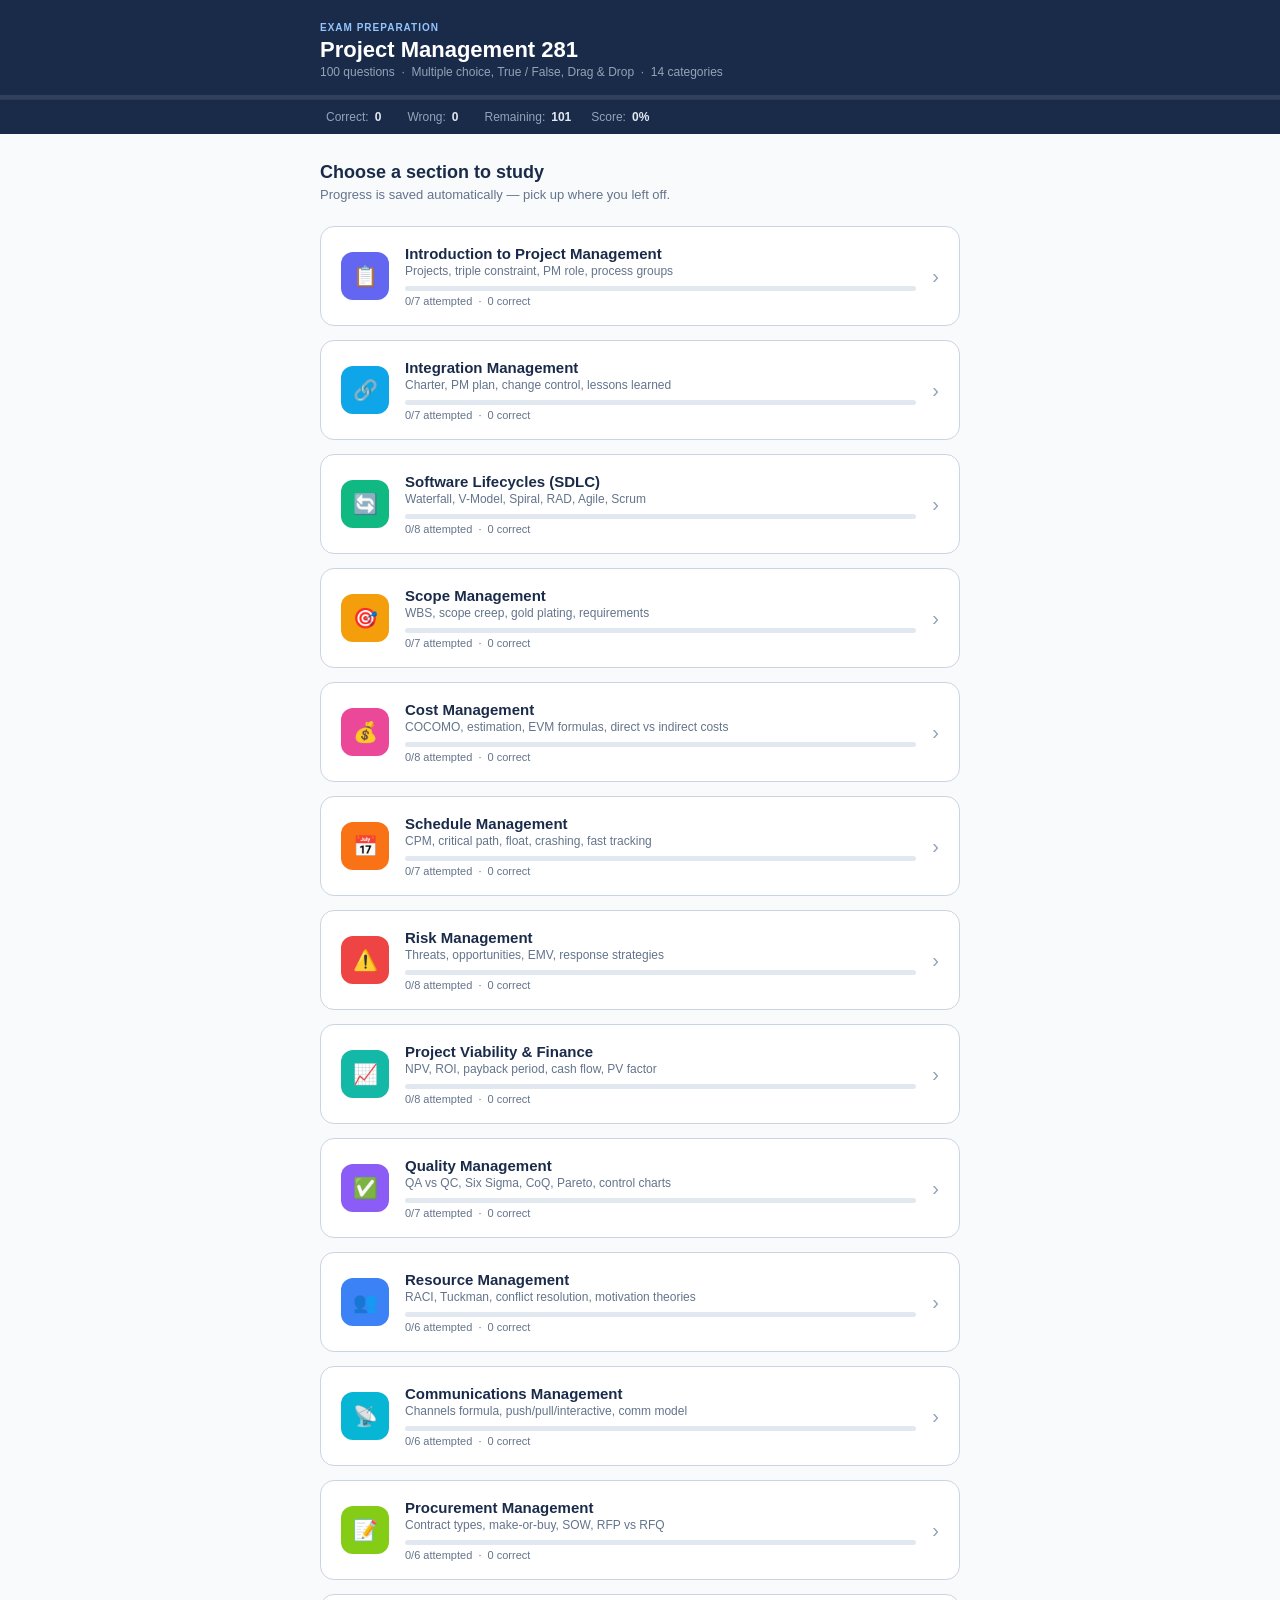
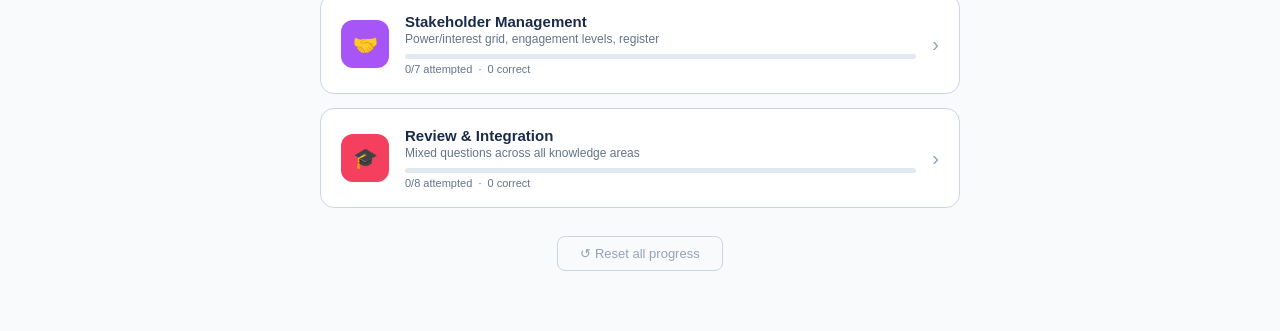
<file: pages/PMM281.html>
<!DOCTYPE html>
<html lang="en">
<head>
<meta charset="UTF-8">
<meta name="viewport" content="width=device-width, initial-scale=1.0">
<title>Project Management 281</title>
<link rel="icon" href="../images/icon.png" type="image/png">
<link rel="stylesheet" href="../css/style.css">
</style>
</head>
<body>

<div class="hdr">
  <div class="hdr-inner">
    <div class="hdr-eye">Exam Preparation</div>
    <h1>Project Management 281</h1>
    <div class="hdr-sub">100 questions &nbsp;·&nbsp; Multiple choice, True / False, Drag &amp; Drop &nbsp;·&nbsp; 14 categories</div>
  </div>
  <div class="prog-track"><div class="prog-fill" id="progBar" style="width:0%"></div></div>
  <div class="stats-bar">
    <div class="stats-inner">
      <div class="stat"><div class="pip" style="background:#4ADE80"></div>Correct: <b id="sCorrect">0</b></div>
      <div class="stat"><div class="pip" style="background:#F87171"></div>Wrong: <b id="sWrong">0</b></div>
      <div class="stat"><div class="pip" style="background:#475569"></div>Remaining: <b id="sRemain">100</b></div>
      <div class="stat">Score: <b id="sScore">—</b></div>
    </div>
  </div>
</div>

<div class="main">
  <div id="homeView">
    <div class="home-title">Choose a section to study</div>
    <div class="home-sub">Progress is saved automatically — pick up where you left off.</div>
    <div class="sec-cards" id="secCards"></div>
    <div class="reset-wrap"><button class="btn-reset" onclick="resetAll()">↺ Reset all progress</button></div>
  </div>

  <div id="quizView">
    <div class="quiz-nav">
      <button class="btn-back" onclick="goHome()">← Back</button>
      <div class="qnav-title" id="qnavTitle"></div>
      <div class="qnav-count" id="qnavCount"></div>
    </div>
    <div class="qprog-track"><div class="qprog-fill" id="qprogFill"></div></div>
    <div id="questionArea"></div>
    <div class="nav-row">
      <button class="btn-prev" id="btnPrev" onclick="prevQ()">← Previous</button>
      <button class="btn-results" id="btnResults" style="display:none" onclick="showComplete()">See results →</button>
    </div>
  </div>
</div>

<script>
// ══════════════════════════════════════════════════════════════
// QUESTION BANK — 100 questions across 14 sections
// ══════════════════════════════════════════════════════════════
const Q = [

// ── SECTION 1: Introduction to Project Management (Q0–Q6) ────
{t:'mc',q:'Which of the following BEST describes a project?',
 o:['An ongoing, repetitive business process','A temporary endeavour undertaken to create a unique product or result','A department responsible for delivering organisational goals','A document that authorises spending'],
 a:1,e:'A project is temporary (defined start and end) and produces a unique deliverable — distinguishing it from ongoing operations.'},

{t:'mc',q:'What are the three sides of the "Triple Constraint" (Iron Triangle) in project management?',
 o:['Quality, Risk, and Stakeholders','Scope, Time, and Cost','Charter, Plan, and Closure','People, Process, and Technology'],
 a:1,e:'The triple constraint is Scope, Time, and Cost. Changing one side forces a trade-off in at least one other.'},

{t:'tf',q:'A project manager spends approximately 90% of their time on communication-related activities.',
 a:true,e:'Research consistently shows PMs spend ~90% of their time communicating — with teams, stakeholders, sponsors, and clients.'},

{t:'mc',q:'Which PMBOK process group formally authorises a project and names the project manager?',
 o:['Planning','Executing','Initiating','Monitoring & Controlling'],
 a:2,e:'The Initiating process group is where the Project Charter is created, formally authorising the project and assigning the PM.'},

{t:'mc',q:'In the "diamond model," a fourth dimension is added to the Triple Constraint. What is it?',
 o:['Risk','Resources','Quality','Stakeholders'],
 a:2,e:'Quality is often added as a fourth constraint alongside Scope, Time, and Cost, forming the diamond model.'},

{t:'tf',q:'Operations and projects share the same characteristic: both are temporary endeavours with a defined end date.',
 a:false,e:'Operations are ongoing and continuous (e.g. payroll processing). Only projects are temporary with a defined start and end.'},

{t:'mc',q:'Which of the following is the CORRECT logical order of the five PMBOK process groups?',
 o:['Planning → Initiating → Executing → Closing → Monitoring','Initiating → Planning → Executing → Monitoring & Controlling → Closing','Executing → Planning → Initiating → Closing → Monitoring','Closing → Monitoring → Executing → Planning → Initiating'],
 a:1,e:'The five process groups in order: Initiating → Planning → Executing → Monitoring & Controlling → Closing.'},

// ── SECTION 2: Integration Management (Q7–Q13) ───────────────
{t:'mc',q:'The Project Charter is typically created by the:',
 o:['Project Manager','Development Team','Project Sponsor','Quality Assurance Lead'],
 a:2,e:'The Project Sponsor (or authorising body) creates the Project Charter. The PM may help draft it but is named WITHIN it.'},

{t:'mc',q:'Which Integration Management process handles reviewing and approving or rejecting change requests?',
 o:['Direct and Manage Project Work','Monitor and Control Project Work','Perform Integrated Change Control','Manage Project Knowledge'],
 a:2,e:'Perform Integrated Change Control reviews all change requests and decides whether to approve, reject, or defer them.'},

{t:'tf',q:'The Change Control Board (CCB) can approve changes to scope, schedule, or cost baselines without documenting the decision.',
 a:false,e:'All CCB decisions must be formally documented. Changes to baselines must be traceable and communicated to stakeholders.'},

{t:'mc',q:'Which document records what went well, what could be improved, and recommendations for future projects?',
 o:['Risk Register','Stakeholder Register','Lessons Learned Register','Issue Log'],
 a:2,e:'The Lessons Learned Register captures knowledge throughout the project and is stored in Organisational Process Assets (OPA).'},

{t:'mc',q:'The Project Management Plan is BEST described as:',
 o:['A high-level summary created at project initiation','The integration of all subsidiary plans (scope, schedule, cost, quality, etc.)','A document listing all known risks','A communication log for stakeholder meetings'],
 a:1,e:'The PM Plan integrates and consolidates all subsidiary plans. It is the definitive guide to how the project will be executed and controlled.'},

{t:'tf',q:'Once a baseline is established, it can be changed informally by the project manager without CCB approval.',
 a:false,e:'Baselines (scope, schedule, cost) can ONLY be changed through the formal Integrated Change Control process with CCB approval.'},

{t:'mc',q:'What does "progressive elaboration" mean in the context of project management?',
 o:['Adding more team members as the project grows','Continuously improving and detailing the project plan as more information becomes available','Escalating all issues to senior management','Replacing the project manager at each phase'],
 a:1,e:'Progressive elaboration (also called rolling wave planning) means starting high-level and adding detail as the project unfolds and information becomes clearer.'},

// ── SECTION 3: Software Lifecycles (Q14–Q21) ─────────────────
{t:'mc',q:'Which SDLC classification is also known as "fully plan-driven" and determines scope, time, and cost upfront?',
 o:['Adaptive','Iterative and Incremental','Predictive','Agile'],
 a:2,e:'Predictive (plan-driven) lifecycles fix scope, schedule, and cost at the start. The Waterfall model is the classic example.'},

{t:'mc',q:'In the Waterfall model, what MUST happen before moving from one phase to the next?',
 o:['The sponsor must review the budget','The current phase must be fully completed and formally signed off','The team size must be doubled','Unit tests must be automated'],
 a:1,e:'Waterfall is strictly sequential — each phase is fully completed and signed off (verified) before the next begins.'},

{t:'mc',q:'The V-Model pairs every design phase with a corresponding test phase. Which test phase is paired with "Module Design (Low-Level Design)"?',
 o:['Acceptance Testing','System Testing','Integration Testing','Unit Testing'],
 a:3,e:'In the V-Model: Module Design (LLD) ↔ Unit Testing. Architectural Design ↔ Integration Testing. System Design ↔ System Testing. Business Requirements ↔ Acceptance Testing.'},

{t:'tf',q:'The Spiral Model was introduced by Barry Boehm and is fundamentally risk-driven — each spiral focuses on identifying and mitigating risks.',
 a:true,e:'Correct. Boehm (1986) designed the Spiral model around risk management. Every loop includes an Evaluation & Risk Analysis phase.'},

{t:'mc',q:'In RAD (Rapid Application Development), what often happens to the prototype after requirements are confirmed?',
 o:['It becomes the final production system','It is handed to the operations team','It is "thrown away" and the real system is built fresh','It is archived as documentation'],
 a:2,e:'RAD intentionally discards (throws away) the prototype once requirements are validated. The purpose is fast feedback, not production code.'},

{t:'mc',q:'Which Agile framework uses Sprints, a Product Backlog, and roles such as Product Owner and Scrum Master?',
 o:['Kanban','Crystal','Scrum','Feature-Driven Development'],
 a:2,e:'Scrum defines: Sprints (1–4 weeks), Product Backlog, Sprint Backlog, Daily Scrum, Sprint Review, Retrospective, and the three roles.'},

{t:'mc',q:'What is the typical team size recommended in Agile development?',
 o:['2–3 people','5–9 people','10–20 people','30+ people'],
 a:1,e:'Agile recommends small, cross-functional teams of typically 5–9 people to maintain efficiency and communication.'},

{t:'dd',
 q:'Match each SDLC model to its primary defining characteristic.',
 zones:['Risk-driven — analyses risks at every iteration','Linear-sequential — phases completed in strict order','Iterative prototyping — functional prototype built for early feedback'],
 items:['Spiral Model','Waterfall Model','RAD Model'],
 ans:{'Spiral Model':'Risk-driven — analyses risks at every iteration','Waterfall Model':'Linear-sequential — phases completed in strict order','RAD Model':'Iterative prototyping — functional prototype built for early feedback'},
 e:'Spiral = risk-driven iterative. Waterfall = strictly sequential. RAD = prototype fast to validate requirements.'},

// ── SECTION 4: Scope Management (Q22–Q28) ────────────────────
{t:'mc',q:'What does the "100% Rule" for a Work Breakdown Structure (WBS) require?',
 o:['Every work package must have exactly 100 hours of effort','The WBS must capture 100% of the project scope — all deliverables and work','Every team member must contribute 100% of their time','The WBS must have exactly 100 items'],
 a:1,e:'The 100% Rule: the WBS must represent 100% of the project scope. Nothing should be left out, and nothing should be added that is out of scope.'},

{t:'mc',q:'What is the lowest level of a WBS called?',
 o:['Sub-deliverable','Activity','Work Package','Milestone'],
 a:2,e:'The lowest level of a WBS is a Work Package — the smallest unit that can be assigned, scheduled, budgeted, and monitored.'},

{t:'tf',q:'"Gold plating" is when the project team adds extra features or functions not requested by the customer, believing it adds value.',
 a:true,e:'Gold plating is when the team delivers beyond scope without approval. Unlike scope creep (customer-driven), gold plating is team-driven.'},

{t:'mc',q:'Which scope management process involves formally ACCEPTING completed deliverables?',
 o:['Control Scope','Define Scope','Validate Scope','Create WBS'],
 a:2,e:'Validate Scope is about getting formal sign-off from the customer/sponsor that deliverables meet requirements. It involves inspection.'},

{t:'mc',q:'A Joint Application Development (JAD) session is primarily used for:',
 o:['Risk identification workshops','Rapid, cross-functional requirements gathering with stakeholders','Sprint retrospectives in Agile','Budget review meetings'],
 a:1,e:'JAD sessions are structured workshops bringing together stakeholders and developers to rapidly define and agree on requirements.'},

{t:'mc',q:'What is the key difference between Product Scope and Project Scope?',
 o:['Product scope is always larger than project scope','Product scope = features of the deliverable; Project scope = all the WORK needed to deliver it','They are the same concept used interchangeably','Project scope relates to budget; product scope relates to time'],
 a:1,e:'Product scope describes WHAT is being built (features, functions). Project scope describes all the WORK required to build it.'},

{t:'tf',q:'Scope creep is a controlled process where new features are added through the formal change control board.',
 a:false,e:'Scope creep is UNCONTROLLED addition of scope — specifically, changes that bypass the formal change control process.'},

// ── SECTION 5: Cost Management (Q29–Q36) ─────────────────────
{t:'mc',q:'COCOMO stands for:',
 o:['Cooperative Cost Monitoring','Constructive Cost Model','Complete Code Measurement Objective','Controlled Output Management'],
 a:1,e:'COCOMO = Constructive Cost Model. Developed by Barry Boehm to estimate software project effort and schedule based on size (kLOC).'},

{t:'mc',q:'In COCOMO, what is the primary input used to estimate effort?',
 o:['Number of team members','Project budget in Rands','Software size measured in kLOC (thousands of lines of code)','Number of features in the backlog'],
 a:2,e:'COCOMO\'s primary input is software size expressed as kLOC. From this, it estimates effort (person-months) and schedule.'},

{t:'mc',q:'Which type of cost estimation uses actual costs from a PREVIOUS similar project as a reference?',
 o:['Parametric Estimating','Bottom-Up Estimating','Analogous Estimating','Three-Point Estimating'],
 a:2,e:'Analogous estimating uses historical data from similar projects. It is fast but less accurate — best for early-stage estimates.'},

{t:'mc',q:'In EVM, if CPI = 0.8, what does this mean?',
 o:['The project is ahead of schedule','The project is under budget','For every R1 spent, only R0.80 of work has been accomplished — over budget','The project is 80% complete'],
 a:2,e:'CPI < 1 means over budget. CPI = 0.8 means you are getting only 80 cents of value per Rand spent.'},

{t:'mc',q:'What does EV − AC calculate?',
 o:['Schedule Variance (SV)','Cost Variance (CV)','Estimate at Completion (EAC)','Cost Performance Index (CPI)'],
 a:1,e:'CV = EV − AC. A positive CV means under budget; negative CV means over budget.'},

{t:'tf',q:'Bottom-Up Estimating is typically the MOST accurate cost estimation technique.',
 a:true,e:'Bottom-up estimating breaks down every work package and sums the estimates. More effort but highest accuracy (−5% to +10%).'},

{t:'mc',q:'A project has BAC = R500,000 and CPI = 1.25. What is the Estimate at Completion (EAC)?',
 o:['R625,000','R400,000','R500,000','R375,000'],
 a:1,e:'EAC = BAC ÷ CPI = 500,000 ÷ 1.25 = R400,000. A CPI > 1 means the project is under budget, so EAC < BAC.'},

{t:'mc',q:'Which EVM metric answers "How much more will it cost to finish the project?"',
 o:['EAC — Estimate at Completion','ETC — Estimate to Complete','VAC — Variance at Completion','BAC — Budget at Completion'],
 a:1,e:'ETC = EAC − AC. It tells you the remaining cost needed to complete the project from today.'},

// ── SECTION 6: Time / Schedule Management (Q37–Q43) ──────────
{t:'mc',q:'Which scheduling technique uses a "longest path" calculation to determine the minimum project duration?',
 o:['Gantt Chart','PERT Analysis','Critical Path Method (CPM)','Rolling Wave Planning'],
 a:2,e:'CPM identifies the longest sequence of dependent activities from start to finish — this is the Critical Path and equals the minimum project duration.'},

{t:'mc',q:'An activity on the Critical Path has a Total Float of:',
 o:['More than zero','Exactly zero','Less than zero','It varies by project'],
 a:1,e:'Critical Path activities have ZERO float — any delay to them directly delays the project end date.'},

{t:'tf',q:'"Crashing" a project schedule means running activities in parallel that were originally planned sequentially.',
 a:false,e:'Crashing adds resources (people, equipment) to critical path activities to shorten duration. Running activities in parallel is called Fast Tracking.'},

{t:'mc',q:'What is the PERT formula for estimating activity duration?',
 o:['(O + M + P) ÷ 3','(O + 4M + P) ÷ 6','(O + 2M + P) ÷ 4','(O + M + P) ÷ 6'],
 a:1,e:'PERT: (Optimistic + 4×Most Likely + Pessimistic) ÷ 6. This gives a weighted average that accounts for uncertainty.'},

{t:'mc',q:'In a Finish-to-Start (FS) dependency, what is the rule?',
 o:['Activity B cannot FINISH until Activity A STARTS','Activity B cannot START until Activity A FINISHES','Activity B starts at the same time as Activity A','Activity B finishes at the same time as Activity A'],
 a:1,e:'FS = most common dependency. B cannot start until A has finished. Example: cannot test (B) until coding (A) is done.'},

{t:'mc',q:'In Agile scheduling, what does "velocity" measure?',
 o:['The speed of the development server','The average number of story points completed per sprint','The number of bugs fixed per day','The percentage of features delivered on time'],
 a:1,e:'Velocity = average story points completed per sprint. Used to forecast how many sprints are needed to finish the remaining backlog.'},

{t:'mc',q:'Which compression technique carries MORE risk of rework but does NOT increase direct cost?',
 o:['Crashing','Resource Levelling','Fast Tracking','Schedule Baselining'],
 a:2,e:'Fast Tracking overlaps activities, increasing risk and potential rework. Crashing adds resources (increases cost). Fast Tracking does not add headcount.'},

// ── SECTION 7: Risk Management (Q44–Q51) ─────────────────────
{t:'mc',q:'A THREAT in risk management is defined as:',
 o:['Any uncertain event in the project','A negative risk — an uncertain event with a negative impact on objectives','A definite problem that will occur','A risk with very low probability'],
 a:1,e:'Threats are negative risks. Opportunities are positive risks. Both are uncertain events that may or may not occur.'},

{t:'mc',q:'Which risk response strategy for a THREAT involves shifting the financial impact to a third party?',
 o:['Avoid','Mitigate','Transfer','Accept'],
 a:2,e:'Transfer shifts risk impact (not the risk itself) to a third party through insurance, warranties, or subcontracting.'},

{t:'mc',q:'A "secondary risk" is:',
 o:['A low-priority risk with minimal impact','A risk that arises DIRECTLY as a result of implementing a risk response','A risk identified in the second planning meeting','A risk that only affects secondary stakeholders'],
 a:1,e:'Secondary risks are new risks that EMERGE from the response actions taken. Always analyse responses for the secondary risks they may create.'},

{t:'tf',q:'The Contingency Reserve is budget or time set aside for UNKNOWN risks ("unknown unknowns").',
 a:false,e:'Contingency Reserve is for KNOWN risks (identified risks). Management Reserve is for unknown risks — the "unknown unknowns."'},

{t:'mc',q:'In a Probability × Impact matrix, a risk with HIGH probability and HIGH impact is classified as:',
 o:['Low priority','Medium priority','High priority','Acceptable risk'],
 a:2,e:'P×I matrix: High × High = High priority risk requiring immediate response planning.'},

{t:'mc',q:'Expected Monetary Value (EMV) is calculated as:',
 o:['Probability + Impact','Probability × Monetary Impact','Impact ÷ Probability','(Probability + Impact) ÷ 2'],
 a:1,e:'EMV = Probability (%) × Monetary Impact (R). Example: 30% chance of R200,000 loss → EMV = −R60,000.'},

{t:'mc',q:'Which risk identification technique uses anonymous expert opinions collected in multiple rounds to build consensus?',
 o:['Brainstorming','SWOT Analysis','Delphi Technique','Checklist Analysis'],
 a:2,e:'The Delphi Technique anonymously surveys experts in multiple rounds until consensus emerges — avoids groupthink and bias.'},

{t:'mc',q:'For OPPORTUNITIES (positive risks), which response strategy ensures the opportunity DEFINITELY occurs by removing uncertainty?',
 o:['Share','Enhance','Accept','Exploit'],
 a:3,e:'Exploit eliminates the uncertainty — you take active steps to make sure the opportunity definitely happens. Compare to Avoid (threats).'},

// ── SECTION 8: Project Viability & Financial Analysis (Q52–Q59) 
{t:'mc',q:'Which financial metric accounts for the TIME VALUE of MONEY when evaluating a project?',
 o:['Payback Period','Return on Investment (ROI)','Net Present Value (NPV)','Cost-Benefit Ratio'],
 a:2,e:'NPV discounts future cash flows back to present value using an interest/inflation rate. Payback Period and ROI do NOT account for time value.'},

{t:'mc',q:'A project has an NPV of −R150,000. What does this mean?',
 o:['The project will return R150,000 in profit','The project destroys value in today\'s Rands and should generally be rejected','The project breaks even in year 2','The project has a negative risk score'],
 a:1,e:'Negative NPV means the present value of costs exceeds the present value of returns. The project destroys rather than creates value.'},

{t:'mc',q:'The Present Value Factor (f) is calculated using the formula:',
 o:['f = (1 + i) ^ y','f = 1 ÷ (1 + i) ^ y','f = i ^ y','f = 1 ÷ i × y'],
 a:1,e:'f = 1 ÷ (1 + i)^y, where i = interest/inflation rate and y = year number. Used to convert future values to today\'s Rands.'},

{t:'tf',q:'The Payback Period method accounts for the time value of money by discounting future cash flows.',
 a:false,e:'The Payback Period is a simple metric that does NOT discount cash flows. It simply asks: when do cumulative returns equal the investment?'},

{t:'mc',q:'ROI = 25% means:',
 o:['The project costs 25% more than planned','For every R100 invested, R25 net return is generated','The project will pay back in 25 months','The project has a 25% chance of success'],
 a:1,e:'ROI = (Net Returns ÷ Investment Cost) × 100. ROI = 25% means R25 of return for every R100 invested.'},

{t:'mc',q:'Which of the following is a PRIMARY strategic reason organisations initiate new projects?',
 o:['To reduce headcount','To satisfy a regulatory filing deadline','To improve operational efficiency and reduce long-term costs','To train junior staff'],
 a:2,e:'One of the five strategic reasons for projects: improving operational efficiency to reduce ongoing costs. Others include market expansion, new products, innovation, and risk diversification.'},

{t:'mc',q:'The SARB (South African Reserve Bank) maintains a consumer price inflation target of:',
 o:['0–2%','3–6%','5–10%','1–3%'],
 a:1,e:'The SARB CPI target is 3–6%. This is important when calculating NPV/PV factors in the South African context.'},

{t:'mc',q:'Cash Flow for period n is calculated as:',
 o:['Cumulative Cash Flow (n−1) + Cash Flow(n)','Cash Inflow(n) − Cash Outflow(n)','Net Returns ÷ Investment Cost','FV × (1 + i)^y'],
 a:1,e:'Cash Flow(n) = Cash Inflow(n) − Cash Outflow(n). Cumulative Cash Flow adds each period\'s CF to the running total.'},

// ── SECTION 9: Quality Management (Q60–Q66) ──────────────────
{t:'mc',q:'What is the KEY distinction between Quality Assurance (QA) and Quality Control (QC)?',
 o:['QA is done at the end of the project; QC is done throughout','QA is process-oriented (prevent defects); QC is product-oriented (find defects)','QA tests individual components; QC tests the whole system','They are the same thing with different names'],
 a:1,e:'QA = PROCESS focus → prevent defects by improving how work is done. QC = PRODUCT focus → inspect outputs to find and fix defects.'},

{t:'mc',q:'A Pareto Chart in quality management is based on which principle?',
 o:['50% of defects are caused by 50% of the problems','80% of problems come from 20% of causes','All causes contribute equally to defects','Defects must be fixed in chronological order'],
 a:1,e:'The 80/20 rule: 80% of defects are caused by 20% of issues. A Pareto Chart prioritises the vital few causes to fix first.'},

{t:'tf',q:'A Control Chart monitors process performance over time and has Upper and Lower Control Limits (UCL/LCL).',
 a:true,e:'Control Charts track a process metric over time. Points outside the UCL/LCL or showing unusual patterns signal special cause variation requiring investigation.'},

{t:'mc',q:'Six Sigma targets a defect rate of:',
 o:['1 defect per 100 opportunities','3.4 defects per million opportunities (DPMO)','Zero defects at all times','5 defects per 1,000 opportunities'],
 a:1,e:'Six Sigma = 3.4 DPMO. The DMAIC methodology (Define, Measure, Analyse, Improve, Control) is used to achieve this.'},

{t:'mc',q:'Prevention costs, appraisal costs, and failure costs (internal and external) together make up the:',
 o:['Project Budget','Cost of Quality (CoQ)','Earned Value','Overhead Allocation'],
 a:1,e:'Cost of Quality = Prevention (build it right) + Appraisal (check it) + Internal Failure (fix before delivery) + External Failure (fix after delivery).'},

{t:'mc',q:'A Cause-and-Effect diagram (Fishbone/Ishikawa) is used to:',
 o:['Show project schedule progress','Map the organisational reporting structure','Identify potential root causes of a quality problem','Calculate the cost of defects'],
 a:2,e:'Fishbone diagrams visually map causes branching into 6 categories (6 Ms): Man, Machine, Method, Material, Measurement, Environment.'},

{t:'mc',q:'The principle "prevention is cheaper than inspection" means:',
 o:['You should never inspect deliverables','Building quality INTO the process from the start costs less than finding and fixing defects later','Testing should be removed from the project plan','Only the PM is responsible for quality'],
 a:1,e:'Prevention over inspection is a core quality principle. Fixing defects early in design costs far less than fixing them in production.'},

// ── SECTION 10: Resource Management (Q67–Q72) ────────────────
{t:'mc',q:'In a RACI matrix, who is ultimately ACCOUNTABLE for a task\'s outcome (only one person per task)?',
 o:['R — Responsible','A — Accountable','C — Consulted','I — Informed'],
 a:1,e:'"A" is Accountable — the single person who owns the outcome and has final decision authority. There can only be ONE "A" per task.'},

{t:'mc',q:'According to Tuckman\'s team development model, in which stage do conflicts and power struggles first emerge?',
 o:['Forming','Storming','Norming','Performing'],
 a:1,e:'Storming: conflict, resistance, and power struggles emerge as personalities clash. The PM\'s role is to coach and facilitate resolution.'},

{t:'mc',q:'In a PROJECTISED organisational structure, the project manager has:',
 o:['Little to no authority','Limited authority shared with functional managers','High to almost total authority over the team','Authority only during the planning phase'],
 a:2,e:'In a projectised structure, the PM has very high authority. Team members are dedicated full-time to the project under the PM\'s direct control.'},

{t:'tf',q:'In Herzberg\'s Two-Factor Theory, salary is a "motivator" that drives higher performance.',
 a:false,e:'In Herzberg\'s theory, salary is a HYGIENE FACTOR — its absence causes dissatisfaction, but its presence does not motivate. Motivators include achievement and recognition.'},

{t:'mc',q:'Which conflict resolution technique is considered MOST effective for lasting resolution?',
 o:['Force / Direct','Withdraw / Avoid','Smooth / Accommodate','Collaborate / Problem-Solve'],
 a:3,e:'Problem-solving (collaborating) addresses root causes and finds a win-win solution. It is the most effective but requires time and willingness from both parties.'},

{t:'mc',q:'The "Adjourning" stage in Tuckman\'s model is characterised by:',
 o:['High conflict and power struggles','Team breaking up as the project concludes; potential sense of loss','Establishing team norms and procedures','Peak team performance and self-direction'],
 a:1,e:'Adjourning: the project ends, the team disbands. The PM should celebrate achievements, capture lessons, and support team members transitioning.'},

// ── SECTION 11: Communications Management (Q73–Q78) ──────────
{t:'mc',q:'A team grows from 5 to 10 members. How many additional communication channels are created?',
 o:['5 additional','35 additional','45 additional','25 additional'],
 a:1,e:'Channels = n(n−1)/2. With 5 members: 10. With 10 members: 45. Difference = 35 additional channels.'},

{t:'mc',q:'Which communication method is BEST suited for complex issues requiring immediate two-way feedback?',
 o:['Push (email, memos)','Pull (intranet, portals)','Interactive (meetings, video calls)','Formal written reports'],
 a:2,e:'Interactive communication is real-time and two-way — ideal for complex discussions where immediate clarification is needed.'},

{t:'tf',q:'In the communication model, "noise" refers only to literal audio interference during meetings.',
 a:false,e:'Noise is ANY interference distorting the message: language barriers, jargon, cultural differences, technical problems, emotional state, or distractions.'},

{t:'mc',q:'The Communications Management Plan documents:',
 o:['The project budget breakdown','Who needs what information, in what format, how often, and through what channel','The risk register and mitigation strategies','The WBS and activity list'],
 a:1,e:'The Comm Plan defines: stakeholder info needs, frequency, format, medium, and the person responsible for each communication.'},

{t:'mc',q:'A status report sent weekly to all stakeholders via email is an example of which communication method?',
 o:['Interactive','Pull','Push','Synchronous'],
 a:2,e:'Push communication sends information to recipients without them requesting it — emails, newsletters, memos, and reports are push methods.'},

{t:'mc',q:'When the sender "encodes" a message, this means:',
 o:['The sender applies encryption for security','The sender translates thoughts into words, symbols, or visuals that can be transmitted','The sender records the message in the project log','The sender decides the feedback strategy'],
 a:1,e:'Encoding is the process of translating an idea into a transmittable form (words, diagrams, data). The receiver then decodes it.'},

// ── SECTION 12: Procurement Management (Q79–Q84) ─────────────
{t:'mc',q:'In a Firm Fixed Price (FFP) contract, who bears the financial risk if actual costs exceed the agreed price?',
 o:['The buyer (client)','The seller (vendor)','The risk is split 50/50','The government regulatory body'],
 a:1,e:'In FFP, the seller bears ALL cost risk. If it costs more than the fixed price to deliver, the seller absorbs the overrun.'},

{t:'mc',q:'A Cost Plus Fixed Fee (CPFF) contract is MOST appropriate when:',
 o:['Scope is very well-defined and stable','The buyer wants the lowest possible price guaranteed','Scope is unclear and the buyer is willing to pay actual costs plus a fee','The project is very short in duration'],
 a:2,e:'CPFF suits R&D or projects with undefined scope where costs cannot be predicted. The seller is reimbursed all costs plus a fixed management fee.'},

{t:'mc',q:'A Statement of Work (SOW) in procurement is used to:',
 o:['Document lessons learned for future projects','Describe in detail what the seller must provide (deliverables, specifications, timeline)','Set the maximum budget the buyer will pay','Record all approved change requests'],
 a:1,e:'The SOW is the detailed description of what the seller must deliver — the contractual basis of what is being procured.'},

{t:'tf',q:'In a Time & Material (T&M) contract, the buyer bears cost risk if there is no cap on total hours.',
 a:true,e:'T&M has fixed unit rates but variable quantity. If hours run over with no cap, the buyer pays for all of them — buyer bears the cost risk.'},

{t:'mc',q:'A "Make-or-Buy" analysis helps the project team decide:',
 o:['Which team member to assign to a task','Whether to develop something in-house or outsource it to an external vendor','How many developers to hire','Which programming language to use'],
 a:1,e:'Make-or-Buy analysis weighs cost, control, expertise, risk, and strategic fit to decide whether to produce internally or procure externally.'},

{t:'mc',q:'Which procurement document requests a PRICE QUOTE and is typically used for commodity items?',
 o:['Request for Proposal (RFP)','Request for Quotation (RFQ)','Invitation for Bid (IFB)','Statement of Work (SOW)'],
 a:1,e:'RFQ focuses on price for a well-defined, commodity item. RFP requests full proposals including methodology and approach for complex procurement.'},

// ── SECTION 13: Stakeholder Management (Q85–Q91) ─────────────
{t:'mc',q:'According to the Power/Interest Grid, stakeholders with HIGH power and LOW interest should be:',
 o:['Managed closely with frequent detailed updates','Kept satisfied — meet their key needs without overwhelming them with detail','Kept informed with regular project updates','Monitored with minimal engagement'],
 a:1,e:'High power / Low interest = Keep Satisfied. They have authority to impact the project but are not deeply engaged. Satisfy their key concerns.'},

{t:'mc',q:'A stakeholder who is "Resistant" on the engagement spectrum is:',
 o:['Unaware of the project and its potential impact','Aware of the project but actively opposed to it','Neutral — neither supporting nor opposing','Actively advocating for the project'],
 a:1,e:'Resistant stakeholders are aware but opposed — potential blockers. The goal is to move them toward Neutral or Supportive through engagement.'},

{t:'tf',q:'The Stakeholder Register is created once during the Initiating phase and never updated again.',
 a:false,e:'The Stakeholder Register is a living document updated throughout the project as new stakeholders are identified or engagement levels change.'},

{t:'mc',q:'Which stakeholder engagement level is MOST desirable for project success?',
 o:['Neutral','Resistant','Leading','Unaware'],
 a:2,e:'Leading stakeholders actively champion the project. They are the most engaged and most valuable — they actively drive others toward success.'},

{t:'mc',q:'The Stakeholder Register contains all of the following EXCEPT:',
 o:['Stakeholder\'s role on the project','Contact information and organisation','The project\'s complete financial budget','Current and desired engagement levels'],
 a:2,e:'The project financial budget belongs in the Cost Management Plan / Project Management Plan — not the Stakeholder Register.'},

{t:'mc',q:'Which process identifies ALL individuals and groups that may affect or be affected by the project?',
 o:['Plan Stakeholder Engagement','Manage Stakeholder Engagement','Identify Stakeholders','Monitor Stakeholder Engagement'],
 a:2,e:'Identify Stakeholders (Initiating process) produces the Stakeholder Register — the first step is knowing who your stakeholders ARE.'},

{t:'mc',q:'A project manager notices a key stakeholder has moved from "Supportive" to "Resistant." What should they do?',
 o:['Ignore it as stakeholder opinions are irrelevant','Escalate immediately to senior management','Revisit the stakeholder engagement plan and increase targeted engagement efforts','Remove the stakeholder from the register'],
 a:2,e:'A drop in engagement level signals a problem. The PM should investigate the cause and update the engagement strategy to re-engage this stakeholder.'},

// ── SECTION 14: Review & Integration (Q92–Q99, + DD) ─────────
{t:'mc',q:'Which PMBOK Knowledge Area contains the process "Perform Integrated Change Control"?',
 o:['Scope Management','Risk Management','Integration Management','Communications Management'],
 a:2,e:'Integrated Change Control lives in Integration Management — because changes affect ALL knowledge areas and must be coordinated centrally.'},

{t:'mc',q:'A project is SPI = 0.9 and CPI = 1.1. How should this project be described?',
 o:['Ahead of schedule and over budget','Behind schedule but under budget','On time and on budget','Behind schedule and over budget'],
 a:1,e:'SPI < 1 = behind schedule. CPI > 1 = under budget. This project is delivering efficiently (good CPI) but slower than planned (poor SPI).'},

{t:'tf',q:'In the Waterfall model, a major DISADVANTAGE is that functional software is not available for testing until very late in the project.',
 a:true,e:'Waterfall\'s late testing is a critical weakness — defects discovered near the end are expensive to fix and can derail budgets and timelines.'},

{t:'mc',q:'Which is the MOST comprehensive financial evaluation technique for major project investment decisions?',
 o:['Payback Period','Return on Investment (ROI)','Net Present Value (NPV)','Break-Even Analysis'],
 a:2,e:'NPV is most comprehensive: it accounts for the time value of money, risk-adjusted discount rates, and ALL future cash flows.'},

{t:'mc',q:'The WBS Dictionary provides:',
 o:['A list of all project team members and their salaries','Detailed descriptions of each WBS element including scope, deliverables, and acceptance criteria','A risk register for each deliverable','The communication plan for each WBS level'],
 a:1,e:'The WBS Dictionary documents each WBS element in detail: description, acceptance criteria, responsible owner, milestones, and resource requirements.'},

{t:'mc',q:'During project closure, the project manager should:',
 o:['Begin planning the next project immediately','Archive records, release resources, update lessons learned, and obtain formal acceptance','Hand all documentation to the operations team and move on','Hold a risk planning session for follow-on work'],
 a:1,e:'Closure activities: formal acceptance of final deliverable, archive project documents, update lessons learned, release team members, and close contracts.'},

{t:'mc',q:'Which term describes the project manager\'s responsibility to coordinate all knowledge areas and ensure they work together cohesively?',
 o:['Scope Management','Integration Management','Resource Management','Quality Management'],
 a:1,e:'Integration Management is the PM\'s core responsibility — ensuring all parts of the project (scope, schedule, cost, quality, etc.) work together as a unified whole.'},

// ── DRAG & DROP: EVM Interpretation ─────────────────────────
{t:'dd',
 q:'Drag each EVM scenario to the correct interpretation.',
 zones:['Over budget','Under budget','Behind schedule'],
 items:['CPI = 0.75','CPI = 1.3','SPI = 0.85'],
 ans:{'CPI = 0.75':'Over budget','CPI = 1.3':'Under budget','SPI = 0.85':'Behind schedule'},
 e:'CPI < 1 = over budget. CPI > 1 = under budget. SPI < 1 = behind schedule. SPI > 1 = ahead of schedule.'},

// ── DRAG & DROP: Process Groups ───────────────────────────────
{t:'dd',
 q:'Match each project management activity to its correct PMBOK Process Group.',
 zones:['Initiating','Planning','Closing'],
 items:['Develop Project Charter','Create Work Breakdown Structure','Archive project records and release resources'],
 ans:{'Develop Project Charter':'Initiating','Create Work Breakdown Structure':'Planning','Archive project records and release resources':'Closing'},
 e:'Project Charter = Initiating. WBS = Planning. Archiving and releasing resources = Closing.'},

]; // end Q

// ════════════════════════════════════════════════════════════════
// SECTION DEFINITIONS
// ════════════════════════════════════════════════════════════════
const SECTIONS = [
  {name:'Introduction to Project Management', icon:'📋', color:'#6366F1', start:0,  end:6,  desc:'Projects, triple constraint, PM role, process groups'},
  {name:'Integration Management',             icon:'🔗', color:'#0EA5E9', start:7,  end:13, desc:'Charter, PM plan, change control, lessons learned'},
  {name:'Software Lifecycles (SDLC)',         icon:'🔄', color:'#10B981', start:14, end:21, desc:'Waterfall, V-Model, Spiral, RAD, Agile, Scrum'},
  {name:'Scope Management',                   icon:'🎯', color:'#F59E0B', start:22, end:28, desc:'WBS, scope creep, gold plating, requirements'},
  {name:'Cost Management',                    icon:'💰', color:'#EC4899', start:29, end:36, desc:'COCOMO, estimation, EVM formulas, direct vs indirect costs'},
  {name:'Schedule Management',                icon:'📅', color:'#F97316', start:37, end:43, desc:'CPM, critical path, float, crashing, fast tracking'},
  {name:'Risk Management',                    icon:'⚠️', color:'#EF4444', start:44, end:51, desc:'Threats, opportunities, EMV, response strategies'},
  {name:'Project Viability & Finance',        icon:'📈', color:'#14B8A6', start:52, end:59, desc:'NPV, ROI, payback period, cash flow, PV factor'},
  {name:'Quality Management',                 icon:'✅', color:'#8B5CF6', start:60, end:66, desc:'QA vs QC, Six Sigma, CoQ, Pareto, control charts'},
  {name:'Resource Management',                icon:'👥', color:'#3B82F6', start:67, end:72, desc:'RACI, Tuckman, conflict resolution, motivation theories'},
  {name:'Communications Management',         icon:'📡', color:'#06B6D4', start:73, end:78, desc:'Channels formula, push/pull/interactive, comm model'},
  {name:'Procurement Management',            icon:'📝', color:'#84CC16', start:79, end:84, desc:'Contract types, make-or-buy, SOW, RFP vs RFQ'},
  {name:'Stakeholder Management',            icon:'🤝', color:'#A855F7', start:85, end:91, desc:'Power/interest grid, engagement levels, register'},
  {name:'Review & Integration',              icon:'🎓', color:'#F43F5E', start:92, end:99, desc:'Mixed questions across all knowledge areas'},
];

// ════════════════════════════════════════════════════════════════
// STATE
// ════════════════════════════════════════════════════════════════
const STORE_KEY = 'tsql_quiz_v1';
let answered = {};
let activeSec = null;
let qList = [];
let qPos = 0;
let mcSel = null;
let tfSel = null;
let ddPlacements = {};
let ddDraggingItem = null;

function save() {
  try { localStorage.setItem(STORE_KEY, JSON.stringify(answered)); } catch(e){}
}
function load() {
  try { const d = localStorage.getItem(STORE_KEY); if (d) answered = JSON.parse(d); } catch(e){}
}
load();

// ════════════════════════════════════════════════════════════════
// STATS
// ════════════════════════════════════════════════════════════════
function updateStats() {
  let correct = 0, wrong = 0;
  Object.values(answered).forEach(a => a.correct ? correct++ : wrong++);
  const total = Q.length;
  const answered_count = correct + wrong;
  document.getElementById('sCorrect').textContent = correct;
  document.getElementById('sWrong').textContent = wrong;
  document.getElementById('sRemain').textContent = total - answered_count;
  document.getElementById('sScore').textContent = answered_count > 0 ? Math.round(correct/answered_count*100)+'%' : '0%';
  document.getElementById('progBar').style.width = (answered_count/total*100)+'%';
}
updateStats();

// ════════════════════════════════════════════════════════════════
// HOME
// ════════════════════════════════════════════════════════════════
function renderHome() {
  document.getElementById('homeView').style.display = 'block';
  document.getElementById('quizView').style.display = 'none';
  const cont = document.getElementById('secCards');
  cont.innerHTML = '';
  SECTIONS.forEach((sec, idx) => {
    const total = sec.end - sec.start + 1;
    let correct = 0, attempted = 0;
    for (let i = sec.start; i <= sec.end; i++) {
      if (answered[i] !== undefined) { attempted++; if (answered[i].correct) correct++; }
    }
    const pct = total > 0 ? Math.round(attempted/total*100) : 0;
    const card = document.createElement('button');
    card.className = 'sec-card';
    card.onclick = () => openSection(idx);
    card.innerHTML = `
      <div class="sc-icon" style="background:${sec.color}">${sec.icon}</div>
      <div class="sc-body">
        <div class="sc-title">${sec.name}</div>
        <div class="sc-desc">${sec.desc}</div>
        <div class="sc-bar-track"><div class="sc-bar-fill" style="width:${pct}%;background:${sec.color}"></div></div>
        <div class="sc-label">${attempted}/${total} attempted &nbsp;·&nbsp; ${correct} correct</div>
      </div>
      <div class="sc-arrow">›</div>`;
    cont.appendChild(card);
  });
  updateStats();
}

function resetAll() {
  if (!confirm('Reset ALL progress? This cannot be undone.')) return;
  answered = {};
  save();
  renderHome();
  updateStats();
}

function goHome() { renderHome(); }

// ════════════════════════════════════════════════════════════════
// OPEN SECTION
// ════════════════════════════════════════════════════════════════
function openSection(idx) {
  activeSec = SECTIONS[idx];
  qList = [];
  for (let i = activeSec.start; i <= activeSec.end; i++) qList.push(i);
  qPos = 0;
  mcSel = null; tfSel = null; ddPlacements = {};
  document.getElementById('homeView').style.display = 'none';
  document.getElementById('quizView').style.display = 'block';
  document.getElementById('qnavTitle').textContent = activeSec.name;
  document.getElementById('btnPrev').style.display = 'inline-block';
  document.getElementById('btnResults').style.display = 'none';
  document.getElementById('qprogFill').style.background = activeSec.color;
  renderQ();
}

// ════════════════════════════════════════════════════════════════
// RENDER QUESTION
// ════════════════════════════════════════════════════════════════
function renderQ() {
  const qi = qList[qPos];
  const q = Q[qi];
  mcSel = null; tfSel = null; ddPlacements = {};

  const total = qList.length;
  document.getElementById('qnavCount').textContent = `${qPos+1} / ${total}`;
  document.getElementById('qprogFill').style.width = ((qPos+1)/total*100)+'%';

  const isLast = qPos === total - 1;
  document.getElementById('btnPrev').disabled = qPos === 0;
  document.getElementById('btnResults').style.display = isLast ? 'inline-block' : 'none';
  if (isLast) document.getElementById('btnResults').style.background = activeSec.color;

  const area = document.getElementById('questionArea');
  if (q.t === 'mc') renderMC(area, q, qi);
  else if (q.t === 'tf') renderTF(area, q, qi);
  else if (q.t === 'dd') renderDD(area, q, qi);
}

function prevQ() { if (qPos > 0) { qPos--; renderQ(); } }

function nextQ() {
  if (qPos + 1 < qList.length) { qPos++; renderQ(); }
  else showComplete();
}

// ════════════════════════════════════════════════════════════════
// MC
// ════════════════════════════════════════════════════════════════
function renderMC(area, q, qi) {
  const locked = answered[qi] !== undefined;
  const saved = answered[qi];
  const letters = ['A','B','C','D'];
  let resultCls = '';
  if (locked) resultCls = saved.correct ? ' correct' : ' wrong';

  const codeBlock = q.code ? `<div class="q-code">${escHtml(q.code)}</div>` : '';

  const optsHtml = q.o.map((opt,i) => {
    let cls = 'opt-btn';
    if (locked) {
      if (i === q.a) cls += ' opt-correct';
      else if (i === saved.selection && i !== q.a) cls += ' opt-wrong';
    } else if (mcSel === i) cls += ' selected';
    return `<button class="${cls}" onclick="selectMC(${qi},${i})" ${locked?'disabled':''}>
      <span class="opt-letter">${letters[i]}</span>
      <span>${escHtml(opt)}</span>
    </button>`;
  }).join('');

  area.innerHTML = `
    <div class="q-card${resultCls}" id="qcard_${qi}">
      <div class="q-num" style="color:${activeSec.color}">Q${qi+1} &nbsp;·&nbsp; Multiple Choice</div>
      <div class="q-text">${escHtml(q.q)}</div>
      ${codeBlock}
      <div class="opts">${optsHtml}</div>
      ${locked ? feedbackHtml(saved.correct, q.e) : ''}
      <div class="q-footer">
        ${!locked ? `<button class="btn-check" id="btnCheck_${qi}" onclick="checkMC(${qi})" disabled>Check answer</button>` : ''}
        ${locked ? `<button class="btn-next" onclick="nextQ()" style="background:${activeSec.color}">Next →</button>` : ''}
      </div>
    </div>`;
}

function selectMC(qi, i) {
  if (answered[qi] !== undefined) return;
  mcSel = i;
  renderMC(document.getElementById('questionArea'), Q[qi], qi);
  document.getElementById(`btnCheck_${qi}`).disabled = false;
}

function checkMC(qi) {
  const q = Q[qi];
  if (mcSel === null || answered[qi] !== undefined) return;
  const correct = mcSel === q.a;
  answered[qi] = {correct, selection: mcSel};
  save();
  renderMC(document.getElementById('questionArea'), q, qi);
  updateStats();
}

// ════════════════════════════════════════════════════════════════
// TF
// ════════════════════════════════════════════════════════════════
function renderTF(area, q, qi) {
  const locked = answered[qi] !== undefined;
  const saved = answered[qi];
  let resultCls = '';
  if (locked) resultCls = saved.correct ? ' correct' : ' wrong';

  function tfCls(val) {
    let c = 'tf-btn';
    if (locked) {
      if (val === q.a) c += ' tf-correct';
      else if (val === saved.selection && val !== q.a) c += ' tf-wrong';
    } else if (tfSel === val) c += ' selected';
    return c;
  }

  area.innerHTML = `
    <div class="q-card${resultCls}" id="qcard_${qi}">
      <div class="q-num" style="color:${activeSec.color}">Q${qi+1} &nbsp;·&nbsp; True / False</div>
      <div class="q-text">${escHtml(q.q)}</div>
      <div class="tf-row">
        <button id="tf_${qi}_true"  class="${tfCls(true)}"  onclick="selectTF(${qi},true)"  ${locked?'disabled':''}>✓ True</button>
        <button id="tf_${qi}_false" class="${tfCls(false)}" onclick="selectTF(${qi},false)" ${locked?'disabled':''}>✗ False</button>
      </div>
      ${locked ? feedbackHtml(saved.correct, q.e) : ''}
      <div class="q-footer">
        ${!locked ? `<button class="btn-check" id="btnCheck_${qi}" onclick="checkTF(${qi})" disabled>Check answer</button>` : ''}
        ${locked ? `<button class="btn-next" onclick="nextQ()" style="background:${activeSec.color}">Next →</button>` : ''}
      </div>
    </div>`;
}

function selectTF(qi, val) {
  if (answered[qi] !== undefined) return;
  tfSel = val;
  document.getElementById(`tf_${qi}_true`).className  = 'tf-btn' + (val === true  ? ' selected' : '');
  document.getElementById(`tf_${qi}_false`).className = 'tf-btn' + (val === false ? ' selected' : '');
  document.getElementById(`btnCheck_${qi}`).disabled = false;
}

function checkTF(qi) {
  const q = Q[qi];
  if (tfSel === null || answered[qi] !== undefined) return;
  const correct = tfSel === q.a;
  answered[qi] = {correct, selection: tfSel};
  save();
  renderTF(document.getElementById('questionArea'), q, qi);
  updateStats();
}

// ════════════════════════════════════════════════════════════════
// DRAG & DROP
// ════════════════════════════════════════════════════════════════
function renderDD(area, q, qi) {
  const locked = answered[qi] !== undefined;
  const saved = answered[qi];
  if (locked && saved.selection) ddPlacements = {...saved.selection};

  const bankItems = locked ? [] : q.items.filter(item => !ddPlacements[item]);

  function zoneItems(zone) {
    if (locked) return q.items.filter(item => (saved.selection||{})[item] === zone);
    return q.items.filter(item => ddPlacements[item] === zone);
  }

  function itemHtml(item, zone) {
    let cls = 'dd-item';
    if (locked) {
      cls += (q.ans[item] === zone) ? ' item-correct' : ' item-wrong';
    }
    return `<div class="${cls}" draggable="${!locked}"
      ondragstart="ddStart(event,'${esc(item)}')"
      ondragend="ddEnd(event)">${escHtml(item)}</div>`;
  }

  const bankHtml = bankItems.map(item => itemHtml(item, null)).join('');
  const zonesHtml = q.zones.map(zone => `
    <div class="dd-zone" id="ddz_${qi}_${esc(zone)}"
      ondragover="ddOver(event,'${esc(zone)}')"
      ondragleave="ddLeave(event,'${esc(zone)}')"
      ondrop="ddDrop(event,${qi},'${esc(zone)}')">
      <div class="dd-zone-label">${escHtml(zone)}</div>
      <div class="dd-items" id="ddi_${qi}_${esc(zone)}">${zoneItems(zone).map(item=>itemHtml(item,zone)).join('')}</div>
    </div>`).join('');

  let resultCls = '';
  if (locked) resultCls = saved.correct ? ' correct' : (saved.numCorrect>0?' partial':' wrong');

  area.innerHTML = `
    <div class="q-card${resultCls}" id="qcard_${qi}">
      <div class="q-num" style="color:${activeSec.color}">Q${qi+1} &nbsp;·&nbsp; Drag &amp; Drop</div>
      <div class="q-text">${escHtml(q.q)}</div>
      <div class="dd-area">
        <div class="dd-bank-wrap">
          <div class="dd-bank-label">Items to place</div>
          <div class="dd-bank" id="ddbank_${qi}"
            ondragover="ddOver(event,'__bank__')"
            ondragleave="ddLeave(event,'__bank__')"
            ondrop="ddDrop(event,${qi},'__bank__')">${bankHtml}</div>
        </div>
        <div class="dd-zones">${zonesHtml}</div>
      </div>
      ${locked ? feedbackHtml(saved.correct, q.e + (saved.correct?'':` (${saved.numCorrect}/${q.items.length} correct)`)) : ''}
      <div class="q-footer">
        ${!locked ? `<button class="btn-check" id="btnCheck_${qi}" onclick="checkDD(${qi})" disabled>Check answer</button>` : ''}
        ${locked ? `<button class="btn-next" onclick="nextQ()" style="background:${activeSec.color}">Next →</button>` : ''}
      </div>
    </div>`;
}

function ddStart(e, item) {
  ddDraggingItem = item;
  setTimeout(() => { const el = e.target; if (el) el.classList.add('dragging'); }, 0);
}
function ddEnd(e) { e.target.classList.remove('dragging'); }

function ddOver(e, zone) {
  e.preventDefault();
  const id = zone === '__bank__' ? 'ddbank_'+qList[qPos] : 'ddz_'+qList[qPos]+'_'+zone;
  const el = document.getElementById(id);
  if (el) el.classList.add('dragover');
}

function ddLeave(e, zone) {
  const id = zone === '__bank__' ? 'ddbank_'+qList[qPos] : 'ddz_'+qList[qPos]+'_'+zone;
  const el = document.getElementById(id);
  if (el) el.classList.remove('dragover');
}

function ddDrop(e, qi, zone) {
  e.preventDefault();
  if (!ddDraggingItem || answered[qi] !== undefined) return;
  delete ddPlacements[ddDraggingItem];
  if (zone !== '__bank__') ddPlacements[ddDraggingItem] = zone;
  const allPlaced = Q[qi].items.every(item => ddPlacements[item]);
  renderDD(document.getElementById('questionArea'), Q[qi], qi);
  const btn = document.getElementById(`btnCheck_${qi}`);
  if (btn) btn.disabled = !allPlaced;
  ddDraggingItem = null;
}

function checkDD(qi) {
  const q = Q[qi];
  if (answered[qi] !== undefined) return;
  let numCorrect = 0;
  q.items.forEach(item => { if (ddPlacements[item] === q.ans[item]) numCorrect++; });
  const correct = numCorrect === q.items.length;
  answered[qi] = {correct, selection:{...ddPlacements}, numCorrect, total:q.items.length};
  save();
  renderDD(document.getElementById('questionArea'), q, qi);
  updateStats();
}

// ════════════════════════════════════════════════════════════════
// COMPLETE SCREEN
// ════════════════════════════════════════════════════════════════
function showComplete() {
  const sec = activeSec;
  let correct = 0, wrong = 0;
  for (let qi = sec.start; qi <= sec.end; qi++) {
    if (answered[qi] !== undefined) { answered[qi].correct ? correct++ : wrong++; }
  }
  const total = sec.end - sec.start + 1;
  const pct = Math.round(correct/total*100);
  let headline, sub;
  if (pct>=90) { headline='Outstanding! 🎓'; sub='Excellent command of this topic!'; }
  else if (pct>=75) { headline='Great work! 💪'; sub='Solid. Review missed questions to lock it in.'; }
  else if (pct>=60) { headline='Good effort 👍'; sub='You have the foundations — revisit the tricky ones.'; }
  else { headline='Keep studying 📖'; sub='Go back through the material and try again!'; }

  document.getElementById('questionArea').innerHTML = `
    <div class="complete-card">
      <div class="score-ring">
        <div class="score-num">${correct}</div>
        <div class="score-pct">${pct}%</div>
      </div>
      <div class="complete-title">${headline}</div>
      <div class="complete-sub">${sub}</div>
      <div class="stat-grid">
        <div class="stat-box"><div class="stat-val" style="color:#16A34A">${correct}</div><div class="stat-lbl">Correct</div></div>
        <div class="stat-box"><div class="stat-val" style="color:#DC2626">${wrong}</div><div class="stat-lbl">Wrong</div></div>
        <div class="stat-box"><div class="stat-val" style="color:#0369A1">${total-correct-wrong}</div><div class="stat-lbl">Skipped</div></div>
      </div>
      <div class="complete-btns">
        <button class="btn-retry" onclick="retrySection()">↺ Retry section</button>
        <button class="btn-home" onclick="goHome()">← All sections</button>
      </div>
    </div>`;
  document.getElementById('qnavCount').textContent = '';
  document.getElementById('btnPrev').style.display = 'none';
  document.getElementById('btnResults').style.display = 'none';
}

function retrySection() {
  const sec = activeSec;
  for (let qi = sec.start; qi <= sec.end; qi++) delete answered[qi];
  save();
  document.getElementById('btnPrev').style.display = 'inline-block';
  openSection(SECTIONS.indexOf(sec));
}

// ════════════════════════════════════════════════════════════════
// HELPERS
// ════════════════════════════════════════════════════════════════
function feedbackHtml(correct, exp) {
  const cls = correct ? 'correct' : 'wrong';
  const icon = correct ? '✓' : '✗';
  const label = correct ? 'Correct!' : 'Incorrect.';
  return `<div class="feedback ${cls}">${icon} <strong>${label}</strong> ${escHtml(exp)}</div>`;
}

function escHtml(s) {
  return String(s).replace(/&/g,'&amp;').replace(/</g,'&lt;').replace(/>/g,'&gt;').replace(/"/g,'&quot;');
}
function esc(s) {
  return String(s).replace(/\\/g,'\\\\').replace(/'/g,"\\'");
}

// ════════════════════════════════════════════════════════════════
// INIT
// ════════════════════════════════════════════════════════════════
renderHome();
</script>
</body>
</html>
</file>
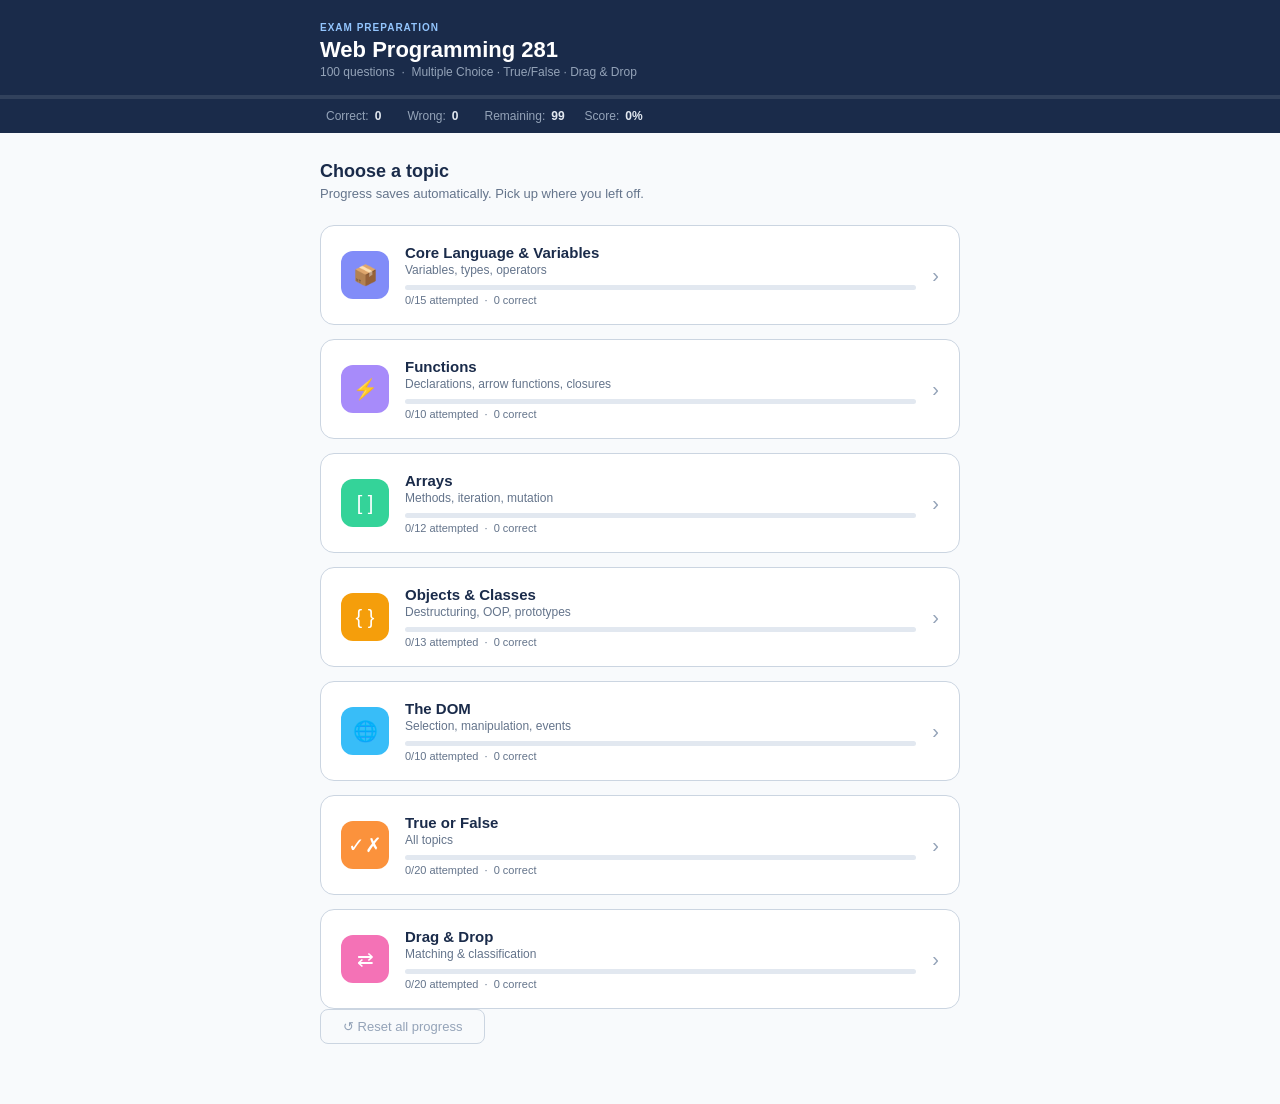
<file: pages/WPR281.html>
<!DOCTYPE html>
<html lang="en">
<head>
<meta charset="UTF-8">
<meta name="viewport" content="width=device-width, initial-scale=1.0">
<title>JavaScript Quiz</title>
<link rel="icon" href="../images/icon.png" type="image/png">
<link rel="stylesheet" href="../css/style.css">
</head>
<body>

<div class="hdr">
  <div class="hdr-inner">
    <div class="hdr-eye">EXAM PREPARATION</div>
    <h1>Web Programming 281</h1>
    <div class="hdr-sub">100 questions &nbsp;·&nbsp; Multiple Choice · True/False · Drag &amp; Drop</div>
  </div>
  <div class="prog-track"><div class="prog-fill" id="progBar" style="width:0%"></div></div>
  <div class="prog-rail"><div class="prog-bar" id="progBar" style="width:0%"></div></div>
  <div class="stats-row">
    <div class="stats-inner">
      <div class="stat"><div class="pip" style="background:#4ade80"></div>Correct: <b id="sCorrect">0</b></div>
      <div class="stat"><div class="pip" style="background:#f87171"></div>Wrong: <b id="sWrong">0</b></div>
      <div class="stat"><div class="pip" style="background:#334155"></div>Remaining: <b id="sRemain">100</b></div>
      <div class="stat">Score: <b id="sScore">0%</b></div>
    </div>
  </div>
</div>

<div class="main">
  <div id="homeView">
    <div class="home-head">
      <div class="home-title">Choose a topic</div>
      <div class="home-sub">Progress saves automatically. Pick up where you left off.</div>
    </div>
    <div class="sec-cards" id="secCards"></div>
    <div class="reset-row"><button class="btn-reset" onclick="resetAll()">↺ Reset all progress</button></div>
  </div>

  <div id="quizView">
    <div class="qnav">
      <button class="btn-back" onclick="goHome()">← Back</button>
      <div class="qnav-title" id="qnavTitle"></div>
      <div class="qnav-count" id="qnavCount"></div>
    </div>
    <div class="qprog-rail"><div class="qprog-fill" id="qprogFill"></div></div>
    <div id="questionArea"></div>
    <div class="nav-row">
      <button class="btn-prev" id="btnPrev" onclick="prevQ()">← Prev</button>
      <button class="btn-results" id="btnResults" style="display:none;background:#818cf8;color:#0f1117" onclick="showComplete()">Results →</button>
    </div>
  </div>
</div>

<script>
// ══════════════════════════════════════════════════════
//  QUESTION BANK  (100 questions)
// ══════════════════════════════════════════════════════
const Q = [

// ── SECTION 1: Core Language & Variables (MC 1-15) ─────────────────────────
{t:'mc',q:'Which keyword declares a block-scoped variable that CANNOT be reassigned?',
 o:['var','let','const','static'],a:2,
 e:'const is block-scoped and cannot be reassigned after declaration. var is function-scoped; let is block-scoped but reassignable.'},

{t:'mc',q:'What does "typeof null" return in JavaScript?',
 o:['"null"','"undefined"','"object"','"boolean"'],a:2,
 e:'typeof null === "object" is a famous historical bug in JavaScript. null is NOT an object, but the type check returns "object".'},

{t:'mc',q:'Which of the following is a FALSY value in JavaScript?',
 o:['[]','{}','"0"','0'],a:3,
 e:'0 is falsy. Empty arrays [], empty objects {}, and the string "0" are all truthy.'},

{t:'mc',q:'What is the result of ""5" + 3" in JavaScript?',
 o:['8','"53"','Error','"8"'],a:1,
 e:'The + operator with a string triggers string concatenation. "5" + 3 = "53".'},

{t:'mc',q:'Which operator checks both value AND type without type coercion?',
 o:['==','!=','===','='],a:2,
 e:'=== (strict equality) checks both value and type. == (loose) coerces types before comparing.'},

{t:'mc',q:'What is the Temporal Dead Zone (TDZ)?',
 o:['A delay in async code execution','The period before a let/const is initialised where accessing it throws a ReferenceError','A memory zone used by closures','The time between ETL extractions'],a:1,
 e:'let and const are hoisted but not initialised. Accessing them before their declaration throws a ReferenceError — this gap is the TDZ.'},

{t:'mc',q:'Which method converts a string to an integer, stopping at the first non-numeric character?',
 o:['Number()','Math.round()','parseInt()','parseFloat()'],a:2,
 e:'parseInt("42px") returns 42. It reads until it hits a non-numeric character. Number("42px") would return NaN.'},

{t:'mc',q:'What does the "??" (nullish coalescing) operator return?',
 o:['The right side if the left is falsy','The right side only if the left is null or undefined','Always the left side','The left side if it is truthy'],a:1,
 e:'?? only triggers for null/undefined — unlike || which also triggers for 0, "", and false.'},

{t:'mc',q:'What is the output of "typeof function(){}"?',
 o:['"object"','"undefined"','"function"','"callable"'],a:2,
 e:'Functions have their own typeof result: "function". Everything else (arrays, objects, null) returns "object".'},

{t:'mc',q:'Which of these correctly generates a random integer between 1 and 10 (inclusive)?',
 o:['Math.random() * 10','Math.floor(Math.random() * 10)','Math.floor(Math.random() * 10) + 1','Math.ceil(Math.random() * 9)'],a:2,
 e:'Math.floor(Math.random() * 10) + 1 gives integers 1–10. Without +1 you get 0–9.'},

{t:'mc',q:'What does "Number("")" return?',
 o:['NaN','undefined','0','"0"'],a:2,
 e:'Number("") converts an empty string to 0. Number("hello") would return NaN.'},

{t:'mc',q:'Which template literal syntax is correct?',
 o:['\'Hello ${name}\'','"Hello ${name}"','`Hello ${name}`','Hello + ${name}'],a:2,
 e:'Template literals use backticks (`) and ${} for interpolation. Single and double quotes do not support ${}.'},

{t:'mc',q:'What does "!!"hello"" evaluate to?',
 o:['false','"hello"','true','0'],a:2,
 e:'!! is the double-NOT trick to coerce to boolean. "hello" is truthy, so !!"hello" === true.'},

{t:'mc',q:'In JavaScript, months in the Date object are:',
 o:['1-indexed (January = 1)','0-indexed (January = 0)','Named strings only','Based on locale settings'],a:1,
 e:'JavaScript months are 0-indexed: 0 = January, 11 = December. This is a common source of bugs.'},

{t:'mc',q:'What does "var" use for scoping?',
 o:['Block scope','Module scope','Function scope','Global scope only'],a:2,
 e:'var is function-scoped — it is accessible anywhere within the function it was declared in, even inside inner blocks.'},

// ── SECTION 2: Functions (MC 16-25) ────────────────────────────────────────
{t:'mc',q:'Which type of function is hoisted and can be called before its declaration?',
 o:['Arrow function','Function expression','Function declaration','IIFE'],a:2,
 e:'Function declarations are fully hoisted. Function expressions and arrow functions are not — they follow variable hoisting rules.'},

{t:'mc',q:'What is the key difference between arrow functions and regular functions regarding "this"?',
 o:['Arrow functions have no parameters','Arrow functions always return undefined','Arrow functions inherit this from their surrounding lexical scope','Arrow functions are faster to execute'],a:2,
 e:'Arrow functions have no own "this" — they inherit it from the enclosing scope (lexical this). Regular functions bind "this" based on how they are called.'},

{t:'mc',q:'What does the rest parameter ("...args") do in a function?',
 o:['Spreads an array into arguments','Collects all remaining arguments into an array','Creates a copy of the function','Prevents the function from returning'],a:1,
 e:'Rest parameters collect any number of remaining arguments into an array: function sum(...nums) collects all passed numbers.'},

{t:'mc',q:'What does an IIFE (Immediately Invoked Function Expression) do?',
 o:['Runs a function every second','Runs a function exactly once immediately after definition','Prevents a function from being called twice','Exports a function as a module'],a:1,
 e:'An IIFE runs immediately when defined. Syntax: (function(){})() — creates its own scope and runs at once.'},

{t:'mc',q:'What is a closure in JavaScript?',
 o:['A function that closes the browser window','A loop that runs a fixed number of times','A function that retains access to its outer scope even after the outer function has returned','A method that ends execution of a script'],a:2,
 e:'A closure is created when an inner function retains access to the variables of its outer function, even after that outer function has returned.'},

{t:'mc',q:'What is a Higher-Order Function (HOF)?',
 o:['A function with more than 3 parameters','A function that calls itself recursively','A function that takes another function as an argument or returns a function','A function stored in an object'],a:2,
 e:'HOFs either accept functions as arguments (like map, filter) or return functions (like factory functions). They enable functional programming patterns.'},

{t:'mc',q:'Which is a valid concise arrow function that doubles a number?',
 o:['function double(n) => n * 2','const double => n => n * 2','const double = n => n * 2','const double = (n) { return n * 2 }'],a:2,
 e:'Arrow function with a single parameter: const double = n => n * 2. Single params need no parentheses; concise body has implicit return.'},

{t:'mc',q:'What is the base case in a recursive function?',
 o:['The condition that causes the function to call itself','The largest input the function can handle','The condition that stops the recursion from continuing','The first argument passed to the function'],a:2,
 e:'Every recursive function needs a base case — the condition that stops it from calling itself indefinitely and causing a stack overflow.'},

{t:'mc',q:'Which statement correctly defines a default parameter?',
 o:['function greet(name ?? "World"){}','function greet(name = "World"){}','function greet(default name = "World"){}','function greet(name || "World"){}'],a:1,
 e:'Default parameters use = syntax: function greet(name = "World"). If name is undefined, it uses "World".'},

{t:'mc',q:'What is lexical scope?',
 o:['Scope determined by the order functions are called','Scope determined by where a variable is defined in the source code','A global scope for all variables','Scope that changes at runtime'],a:1,
 e:'Lexical (or static) scope means a function can access variables defined in any outer scope where it was written — not where it is called from.'},

// ── SECTION 3: Arrays (MC 26-37) ───────────────────────────────────────────
{t:'mc',q:'What does "arr.push(item)" return?',
 o:['The item that was added','The first element','The new length of the array','undefined'],a:2,
 e:'push() adds to the END of the array and returns the new length. pop() removes from the end and returns the removed item.'},

{t:'mc',q:'Which method removes and returns the LAST element of an array?',
 o:['shift()','splice()','pop()','slice()'],a:2,
 e:'pop() removes and returns the last element. shift() removes the first. splice() is for arbitrary positions.'},

{t:'mc',q:'What is the difference between "slice()" and "splice()"?',
 o:['They are identical','slice mutates the array; splice does not','slice returns a new array without mutating; splice mutates the original','splice returns a copy; slice changes the original'],a:2,
 e:'slice() extracts a portion into a NEW array without changing the original. splice() MODIFIES the original by removing, inserting, or replacing elements.'},

{t:'mc',q:'Which array method returns a NEW array containing only elements that pass a test?',
 o:['forEach','find','filter','reduce'],a:2,
 e:'filter() creates a new array with only elements where the callback returns true. forEach has no return value; find returns the first match.'},

{t:'mc',q:'What does "arr.map(n => n * 2)" return?',
 o:['It modifies arr in-place by doubling each value','A new array where every element is doubled','The sum of all elements doubled','The first element that is even'],a:1,
 e:'map() creates a NEW array by transforming every element with the callback. It does not mutate the original array.'},

{t:'mc',q:'What is the initial value in "arr.reduce((acc, n) => acc + n, 0)"?',
 o:['The first element of arr','n','0','acc'],a:2,
 e:'The second argument to reduce() is the initial value of the accumulator. Here it is 0, so the sum starts at 0.'},

{t:'mc',q:'What does "[1,2,3].indexOf(99)" return?',
 o:['null','false','undefined','-1'],a:3,
 e:'indexOf returns -1 when the value is not found in the array. This is the standard "not found" signal for indexOf and lastIndexOf.'},

{t:'mc',q:'Which method tests whether AT LEAST ONE element passes a condition?',
 o:['every()','some()','includes()','find()'],a:1,
 e:'some() returns true if at least one element passes the test. every() requires ALL elements to pass. includes() checks for a value.'},

{t:'mc',q:'What is the correct way to sort an array of numbers in ascending order?',
 o:['arr.sort()','arr.sort((a, b) => b - a)','arr.sort((a, b) => a - b)','arr.sort(true)'],a:2,
 e:'arr.sort() converts elements to strings — wrong for numbers. The correct comparator is (a, b) => a - b for ascending order.'},

{t:'mc',q:'How do you create a shallow copy of an array using the spread operator?',
 o:['const copy = arr.clone()','const copy = arr','const copy = [...arr]','const copy = arr.copy()'],a:2,
 e:'The spread operator [...arr] creates a shallow copy. const copy = arr just copies the reference — both point to the same array.'},

{t:'mc',q:'What does "Array.from("hello")" return?',
 o:['["hello"]','["h","e","l","l","o"]','"hello"','5'],a:1,
 e:'Array.from() converts iterable objects (like strings) to arrays. Each character becomes an element: ["h","e","l","l","o"].'},

{t:'mc',q:'Which is the correct way to check if something is an array?',
 o:['typeof arr === "array"','arr instanceof Object','Array.isArray(arr)','arr.type === "array"'],a:2,
 e:'Array.isArray() is the reliable check. typeof [] returns "object", not "array". instanceof can fail across iframes.'},

// ── SECTION 4: Objects (MC 38-50) ──────────────────────────────────────────
{t:'mc',q:'Which syntax is used for object destructuring?',
 o:['const [name, age] = person','const {name, age} = person','const name, age = person','const (name, age) = person'],a:1,
 e:'Object destructuring uses curly braces: const {name, age} = person. Array destructuring uses square brackets.'},

{t:'mc',q:'What does "Object.keys(obj)" return?',
 o:['An array of the object\'s values','An array of the object\'s key-value pairs','An array of the object\'s property names','The number of properties'],a:2,
 e:'Object.keys() returns an array of the object\'s own enumerable property names (keys). Object.values() returns the values.'},

{t:'mc',q:'What does "Object.freeze(obj)" do?',
 o:['Creates a deep copy of the object','Prevents any modifications to the object','Converts the object to JSON','Removes all methods from the object'],a:1,
 e:'Object.freeze() prevents adding, removing, or changing any properties. Attempted changes silently fail (or throw in strict mode).'},

{t:'mc',q:'In a class, what does the "super()" call do?',
 o:['Calls the class\'s own constructor again','Creates a new instance of the class','Calls the PARENT class\'s constructor','Converts the class to a function'],a:2,
 e:'super() calls the constructor of the parent class. It must be called in a subclass constructor before using "this".'},

{t:'mc',q:'What is the correct way to merge two objects into a new one with the spread operator?',
 o:['const merged = obj1 + obj2','const merged = Object.merge(obj1, obj2)','const merged = {...obj1, ...obj2}','const merged = [obj1, obj2]'],a:2,
 e:'Spread syntax merges objects: {...obj1, ...obj2}. If both have the same key, the right-hand object\'s value wins.'},

{t:'mc',q:'Which symbol is used to declare a private class field in ES2022?',
 o:['_','@','#','$'],a:2,
 e:'Private class fields are prefixed with #: class Counter { #count = 0; }. They cannot be accessed from outside the class.'},

{t:'mc',q:'What does "JSON.stringify(obj, null, 2)" do differently from "JSON.stringify(obj)"?',
 o:['Adds security encryption','Formats the JSON with 2-space indentation for readability','Removes null values from the output','Converts the object to an array'],a:1,
 e:'The third argument to JSON.stringify() is the indentation level. null, 2 means no replacer, 2-space indent — useful for readable output.'},

{t:'mc',q:'What is prototype-based inheritance?',
 o:['Inheritance using the "extends" keyword only','Objects inheriting properties through a prototype chain, not class blueprints','A way to copy all methods between objects','A pattern unique to TypeScript'],a:1,
 e:'In JavaScript, objects have a [[Prototype]] link. When a property isn\'t found on an object, JS walks up the prototype chain until it finds it or reaches null.'},

{t:'mc',q:'Which of these correctly renames a property during destructuring?',
 o:['const {name as fullName} = person','const {fullName: name} = person','const {name: fullName} = person','const {name, fullName} = person'],a:2,
 e:'Rename with colon: const {name: fullName} = person — reads name from the object, stores it as fullName in your scope.'},

{t:'mc',q:'What does "Object.entries(obj)" return?',
 o:['An array of keys only','An array of values only','An array of [key, value] pairs','An object with swapped keys and values'],a:2,
 e:'Object.entries() returns [[key1, val1], [key2, val2], ...] — perfect for iterating with for...of and destructuring.'},

{t:'mc',q:'In a class, a "static" method:',
 o:['Can only be called on instances','Is inherited by all subclasses automatically','Is called on the class itself, not on instances','Is the same as a regular method'],a:2,
 e:'Static methods belong to the class itself: Animal.create(). They cannot be called on an instance: new Animal().create() would fail.'},

{t:'mc',q:'What is the safest way to deeply copy an object in modern JavaScript?',
 o:['const copy = {...obj}','const copy = obj','const copy = structuredClone(obj)','const copy = Object.assign({}, obj)'],a:2,
 e:'structuredClone() creates a true deep copy including nested objects. Spread and Object.assign() only do shallow copies — nested objects are still shared references.'},

{t:'mc',q:'What does "obj?.address?.city" do?',
 o:['Throws an error if address is undefined','Assigns city a default value','Returns undefined instead of throwing if any step is null or undefined','Creates the address property if it doesn\'t exist'],a:2,
 e:'Optional chaining (?.) short-circuits and returns undefined instead of throwing a TypeError when accessing a property on null or undefined.'},

// ── SECTION 5: DOM (MC 51-60) ──────────────────────────────────────────────
{t:'mc',q:'What does "document.querySelector(".btn")" return if no match is found?',
 o:['An empty array','An empty NodeList','undefined','null'],a:3,
 e:'querySelector returns the FIRST matching element or null if nothing matches. This is why null-checking before use is important.'},

{t:'mc',q:'What is the difference between "innerHTML" and "textContent"?',
 o:['They are identical','innerHTML renders HTML tags; textContent treats everything as plain text','textContent is faster but innerHTML is more compatible','innerHTML only works on div elements'],a:1,
 e:'innerHTML parses and renders HTML. textContent treats input as plain text — safer because it prevents XSS attacks from user-supplied content.'},

{t:'mc',q:'Which method adds a CSS class to an element?',
 o:['el.style.class = "active"','el.addClass("active")','el.classList.add("active")','el.className += "active"'],a:2,
 e:'classList.add() is the correct method. el.className += works but is error-prone (may add duplicates or break existing classes).'},

{t:'mc',q:'What does "classList.toggle("active")" do?',
 o:['Always adds the class','Always removes the class','Adds the class if absent, removes it if present','Checks if the class exists'],a:2,
 e:'toggle() is a convenient flip-flop: adds the class if the element doesn\'t have it, removes it if it does. Returns true if class was added.'},

{t:'mc',q:'Which DOM method creates a brand new HTML element?',
 o:['document.newElement()','document.createElement("div")','document.makeElement("div")','new Element("div")'],a:1,
 e:'document.createElement(tagName) creates a new element. Remember: you still need to insert it into the DOM with appendChild, prepend, etc.'},

{t:'mc',q:'What is the difference between "getElementsByTagName" and "querySelectorAll"?',
 o:['They return the same type','getElementsByTagName returns a static NodeList; querySelectorAll returns a live one','getElementsByTagName returns a live HTMLCollection; querySelectorAll returns a static NodeList','Only querySelectorAll accepts CSS selectors'],a:2,
 e:'getElementsByTagName returns a LIVE HTMLCollection (auto-updates). querySelectorAll returns a STATIC NodeList (snapshot). Only querySelectorAll accepts full CSS selectors.'},

{t:'mc',q:'Which property returns the parent element of a given node?',
 o:['el.childNodes','el.parentElement','el.prevElement','el.outerElement'],a:1,
 e:'parentElement returns the nearest parent Element. parentNode returns the nearest parent Node (could be Document or DocumentFragment).'},

{t:'mc',q:'What does "el.remove()" do?',
 o:['Hides the element with CSS','Removes the element\'s content only','Removes the element from the DOM entirely','Deletes the element variable'],a:2,
 e:'el.remove() removes the element (and its children) from the DOM entirely. The older way was el.parentNode.removeChild(el).'},

{t:'mc',q:'Which property accesses the next sibling that is an Element (skipping text nodes)?',
 o:['el.nextSibling','el.nextNode','el.nextElementSibling','el.sibling.next'],a:2,
 e:'nextElementSibling skips text and comment nodes and returns the next sibling Element. nextSibling returns any node type.'},

{t:'mc',q:'Why should you avoid setting "innerHTML" with user-supplied content?',
 o:['It is slower than textContent','It only works on div elements','It can execute malicious scripts (XSS attacks)','It breaks CSS styling'],a:2,
 e:'Setting innerHTML with unvalidated user input enables Cross-Site Scripting (XSS) — attackers can inject malicious <script> tags that execute in the browser.'},

// ── SECTION 6: TRUE/FALSE (61-80) ─────────────────────────────────────────
{t:'tf',q:'Arrow functions have their own "this" binding.',
 a:false,e:'False. Arrow functions do NOT have their own "this". They inherit "this" lexically from the surrounding scope where they were defined.'},

{t:'tf',q:'"const" prevents the properties of an object from being changed.',
 a:false,e:'False. const only prevents reassigning the REFERENCE. You can still mutate the object\'s properties: const obj = {}; obj.name = "Alice" works fine.'},

{t:'tf',q:'"slice()" mutates (changes) the original array.',
 a:false,e:'False. slice() returns a NEW array and leaves the original unchanged. splice() is the one that mutates.'},

{t:'tf',q:'"forEach()" returns a new array with the transformed values.',
 a:false,e:'False. forEach() always returns undefined — it\'s only for side effects. Use map() if you need a new transformed array.'},

{t:'tf',q:'Template literals are written using backtick characters (``).',
 a:true,e:'True. Template literals use backticks: `Hello ${name}`. They support multi-line strings and expression interpolation with ${}.'},

{t:'tf',q:'"===" performs type coercion before comparing.',
 a:false,e:'False. === (strict equality) does NOT coerce types. It requires both value and type to match. == (loose equality) coerces types.'},

{t:'tf',q:'"querySelectorAll()" returns a live HTMLCollection that auto-updates when the DOM changes.',
 a:false,e:'False. querySelectorAll() returns a STATIC NodeList — a snapshot. getElementsByTagName() returns a live HTMLCollection.'},

{t:'tf',q:'A closure allows an inner function to access variables from its outer function even after the outer function has returned.',
 a:true,e:'True. This is the definition of a closure. The inner function "closes over" the variables of the outer scope, keeping them alive.'},

{t:'tf',q:'"parseInt("3.9")" returns 3.',
 a:true,e:'True. parseInt parses only the integer part and discards the decimal. Use parseFloat to preserve decimal values.'},

{t:'tf',q:'Using "var" inside a block (like an if statement) leaks outside the block.',
 a:true,e:'True. var is function-scoped, not block-scoped. A var declared inside an if block is accessible outside it (within the same function).'},

{t:'tf',q:'"0 == false" evaluates to true in JavaScript.',
 a:true,e:'True. Loose equality (==) coerces types. 0 is falsy and false coerces to 0, so they are "loosely equal". This is why === is preferred.'},

{t:'tf',q:'The spread operator can be used to merge two objects into a new one.',
 a:true,e:'True. const merged = {...obj1, ...obj2} creates a new object with all properties from both. Right-side properties win on key conflicts.'},

{t:'tf',q:'"async" functions always return a Promise.',
 a:true,e:'True. Any function declared with async always returns a Promise, even if you return a plain value — it gets wrapped in Promise.resolve().'},

{t:'tf',q:'"map()" mutates the original array.',
 a:false,e:'False. map() creates and returns a NEW array. The original array is unchanged.'},

{t:'tf',q:'In a star schema, dimension tables are normalised into multiple related tables.',
 a:false,e:'False — wrong subject! But more importantly for JS: Event listeners added with addEventListener can be removed with removeEventListener — correct.'},

{t:'tf',q:'"Promise.all()" rejects if ANY of the passed promises reject.',
 a:true,e:'True. Promise.all() short-circuits on the first rejection. Use Promise.allSettled() if you want to wait for all, regardless of outcome.'},

{t:'tf',q:'Microtasks (Promise callbacks) run before macrotasks (setTimeout callbacks) in the event loop.',
 a:true,e:'True. The microtask queue (Promises, queueMicrotask) has higher priority than the macrotask queue (setTimeout, setInterval, I/O events).'},

{t:'tf',q:'"let" and "const" are hoisted to the top of their scope.',
 a:true,e:'True, but they are hoisted WITHOUT being initialised (unlike var which is hoisted as undefined). This creates the Temporal Dead Zone (TDZ).'},

{t:'tf',q:'"JSON.stringify()" can serialise functions and undefined values.',
 a:false,e:'False. JSON.stringify() ignores function properties and undefined values — they are simply omitted from the output.'},

{t:'tf',q:'Event delegation works by attaching one listener to a parent element rather than to each child.',
 a:true,e:'True. Event delegation leverages bubbling — events fired on children bubble up to the parent listener. Efficient and works for dynamically added elements.'},

// ── SECTION 7: DRAG & DROP (81-100) ────────────────────────────────────────
{t:'dd',q:'Match each variable keyword to its correct scope type.',
items:['const','var','function scope','block scope','let'],
zones:['Function scoped','Block scoped'],
ans:{'var':'Function scoped','function scope':'Function scoped','let':'Block scoped','const':'Block scoped','block scope':'Block scoped'},
e:'var is function-scoped. let and const are block-scoped (constrained to the nearest {}).'},

{t:'dd',q:'Match each operator to its correct description.',
items:['?.','==','??','==='],
zones:['Strict equality (no coercion)','Loose equality (coerces types)','Nullish coalescing','Optional chaining'],
ans:{'===':'Strict equality (no coercion)','==':'Loose equality (coerces types)','??':'Nullish coalescing','?.':'Optional chaining'},
e:'=== no coercion, == coerces, ?? fallback for null/undefined, ?. safe property access.'},

{t:'dd',q:'Match each array method to what it returns.',
items:['forEach()','map()','reduce()','filter()'],
zones:['New transformed array','New filtered array','undefined','Single accumulated value'],
ans:{'map()':'New transformed array','filter()':'New filtered array','forEach()':'undefined','reduce()':'Single accumulated value'},
e:'map transforms, filter selects, forEach has no return value, reduce accumulates to one value.'},

{t:'dd',q:'Match each function type to its key characteristic.',
items:['IIFE','Function declaration','Arrow function','Function expression'],
zones:['Fully hoisted','No own this binding','Runs immediately on definition','Not hoisted'],
ans:{'Function declaration':'Fully hoisted','Arrow function':'No own this binding','IIFE':'Runs immediately on definition','Function expression':'Not hoisted'},
e:'Declarations are hoisted, arrow functions lack their own this, IIFEs run immediately, expressions are not hoisted.'},

{t:'dd',q:'Classify each value as TRUTHY or FALSY in JavaScript.',
items:['"false"','null','""','0','[]','1'],
zones:['Truthy','Falsy'],
ans:{'[]':'Truthy','1':'Truthy','"false"':'Truthy','0':'Falsy','""':'Falsy','null':'Falsy'},
e:'Only 6 falsy values: false, 0, -0, 0n, "", null, undefined, NaN. Everything else — including [] and {} — is truthy.'},

{t:'dd',q:'Match each DOM method to what it returns.',
items:['querySelector()','getElementById()','getElementsByClassName()','querySelectorAll()'],
zones:['Single element or null (by ID)','Static NodeList','First matching element or null','Live HTMLCollection'],
ans:{'getElementById()':'Single element or null (by ID)','querySelectorAll()':'Static NodeList','querySelector()':'First matching element or null','getElementsByClassName()':'Live HTMLCollection'},
e:'getElementById=one element, querySelectorAll=static NodeList, querySelector=first match, getElementsByClassName=live collection.'},

{t:'dd',q:'Match each event phase to its correct description.',
items:['Target phase','Capture phase','Bubble phase'],
zones:['Event travels DOWN from document to target','Event fires on the exact target element','Event travels UP from target to document'],
ans:{'Capture phase':'Event travels DOWN from document to target','Target phase':'Event fires on the exact target element','Bubble phase':'Event travels UP from target to document'},
e:'Events travel in three phases: capture (down), target (fires), then bubble (up). Most listeners fire in the bubble phase by default.'},

{t:'dd',q:'Match each async concept to its correct description.',
items:['Callback','Promise','Event loop','async/await'],
zones:['Object representing future completion/failure','Syntactic sugar over Promises','Function passed to run later','Checks queue when call stack is empty'],
ans:{'Promise':'Object representing future completion/failure','async/await':'Syntactic sugar over Promises','Callback':'Function passed to run later','Event loop':'Checks queue when call stack is empty'},
e:'Callbacks came first, then Promises, then async/await as sugar. The event loop coordinates all async execution.'},

{t:'dd',q:'Match each SCD (Slowly Changing Dimension) type to its strategy. (These also appear in Data Warehousing!)',
items:['Add old-value and new-value column','Overwrite the old value','Insert a new row with history'],
zones:['SCD Type 1','SCD Type 2','SCD Type 3'],
ans:{'Overwrite the old value':'SCD Type 1','Insert a new row with history':'SCD Type 2','Add old and new value columns':'SCD Type 3'},
e:'Type 1 destroys history by overwriting. Type 2 preserves full history via new rows. Type 3 tracks one previous value with an extra column.'},

{t:'dd',q:'Match each ES6+ feature to its correct syntax example.',
items:['Template literal','Destructuring','Default parameter','Spread','Rest parameter'],
zones:['const {name} = obj','[...arr]','function f(...args)','Hello ${name}','function f(x = 0)'],
ans:{'Destructuring':'const {name} = obj','Spread':'[...arr]','Rest parameter':'function f(...args)','Template literal':'Hello ${name}','Default parameter':'function f(x = 0)'},
e:'All are core ES6+ syntax you must know: destructuring, spread, rest, template literals, and default params.'},

{t:'dd',q:'Match each Promise static method to its behaviour.',
items:['Promise.any()','Promise.allSettled()','Promise.race()','Promise.all()'],
zones:['Rejects if ANY promise rejects','Resolves/rejects with FIRST settled','Waits for ALL regardless of outcome','Resolves with FIRST fulfilled'],
ans:{'Promise.all()':'Rejects if ANY promise rejects','Promise.race()':'Resolves/rejects with FIRST settled','Promise.allSettled()':'Waits for ALL regardless of outcome','Promise.any()':'Resolves with FIRST fulfilled'},
e:'all=fail-fast, race=first settled wins, allSettled=wait for all, any=first success wins.'},

{t:'dd',q:'Classify each as mutating (changes original) or non-mutating (returns new).',
items:['pop()','sort()','push()','slice()','map()','filter()'],
zones:['Mutates original array','Returns new array / value'],
ans:{'push()':'Mutates original array','sort()':'Mutates original array','pop()':'Mutates original array','map()':'Returns new array / value','filter()':'Returns new array / value','slice()':'Returns new array / value'},
e:'Mutating: push, pop, shift, unshift, splice, sort, reverse, fill. Non-mutating: map, filter, slice, concat, reduce, find.'},

{t:'dd',q:'Match each scope type to its correct definition.',
items:['Lexical scope','Global scope','Function scope','Block scope'],
zones:['Accessible everywhere in the program','Only inside the function it was declared in','Only inside the nearest { } block','Determined by where code is written'],
ans:{'Global scope':'Accessible everywhere in the program','Function scope':'Only inside the function it was declared in','Block scope':'Only inside the nearest { } block','Lexical scope':'Determined by where code is written'},
e:'Understanding all four scope types is essential for avoiding bugs in JavaScript.'},

{t:'dd',q:'Match each classList method to its effect.',
items:['classList.remove()','classList.contains()','classList.add()','classList.toggle()'],
zones:['Adds a class to the element','Removes a class from the element','Adds if absent, removes if present','Returns true/false if class exists'],
ans:{'classList.add()':'Adds a class to the element','classList.remove()':'Removes a class from the element','classList.toggle()':'Adds if absent, removes if present','classList.contains()':'Returns true/false if class exists'},
e:'classList methods are the clean way to manage CSS classes in JavaScript without corrupting existing class lists.'},

{t:'dd',q:'Place these JavaScript execution queue concepts in priority order (highest first).',
items:['Macrotask queue (setTimeout)','Microtask queue (Promises)','Synchronous code'],
zones:['Priority 1 — runs first','Priority 2 — runs second','Priority 3 — runs last'],
ans:{'Synchronous code':'Priority 1 — runs first','Microtask queue (Promises)':'Priority 2 — runs second','Macrotask queue (setTimeout)':'Priority 3 — runs last'},
e:'Sync runs first, then microtasks (Promises, queueMicrotask), then macrotasks (setTimeout, setInterval, I/O).'},

{t:'dd',q:'Match each Object static method to what it returns.',
items:['Object.values()','Object.keys()','Object.entries()','Object.freeze()'],
zones:['Array of property names','Array of property values','Array of [key, value] pairs','Immutable frozen object'],
ans:{'Object.keys()':'Array of property names','Object.values()':'Array of property values','Object.entries()':'Array of [key, value] pairs','Object.freeze()':'Immutable frozen object'},
e:'keys/values/entries let you iterate objects. freeze() locks an object against any future modifications.'},

{t:'dd',q:'Match each event listener option to its effect.',
items:['{ capture: true }','{ once: true }','{ passive: true }'],
zones:['Handler fires only once then is removed','Hints browser: no preventDefault — improves scroll performance','Handler fires in capture phase (going down)'],
ans:{'{ once: true }':'Handler fires only once then is removed','{ passive: true }':'Hints browser: no preventDefault — improves scroll performance','{ capture: true }':'Handler fires in capture phase (going down)'},
e:'once, passive, and capture are the three key addEventListener options that change how and when the handler fires.'},

{t:'dd',q:'Match each JavaScript concept to its correct module syntax.',
items:['Named import','Default import','Named export','Import all','Default export'],
zones:['export const x = 1','export default class Foo {}','import { x } from "./mod"','import Foo from "./mod"','import * as Mod from "./mod"'],
ans:{'Named export':'export const x = 1','Default export':'export default class Foo {}','Named import':'import { x } from "./mod"','Default import':'import Foo from "./mod"','Import all':'import * as Mod from "./mod"'},
e:'ES6 modules: named exports/imports use {}, default exports/imports do not. import * imports everything into a namespace.'},

{t:'dd',q:'Match each part of the Event Loop architecture to its role.',
items:['Heap','Call Stack','Microtask Queue','Web APIs','Macrotask Queue'],
zones:['Where functions execute (LIFO)','Memory storage for objects','Browser-provided async facilities','Promise callbacks — high priority','setTimeout/setInterval — lower priority'],
ans:{'Call Stack':'Where functions execute (LIFO)','Heap':'Memory storage for objects','Web APIs':'Browser-provided async facilities','Microtask Queue':'Promise callbacks — high priority','Macrotask Queue':'setTimeout/setInterval — lower priority'},
e:'The event loop architecture is the foundation of async JS: call stack runs sync code, web APIs handle async work, and queues hold callbacks waiting to run.'}
]

// ══════════════════════════════════════════════════════
//  SECTIONS CONFIG
// ══════════════════════════════════════════════════════
const SECTIONS = [
  {name:'Core Language & Variables', icon:'📦', color:'#818cf8', start:0,  end:14, desc:'Variables, types, operators'},
  {name:'Functions',                 icon:'⚡', color:'#a78bfa', start:15, end:24, desc:'Declarations, arrow functions, closures'},
  {name:'Arrays',                    icon:'[ ]', color:'#34d399', start:25, end:36, desc:'Methods, iteration, mutation'},
  {name:'Objects & Classes',         icon:'{ }', color:'#f59e0b', start:37, end:49, desc:'Destructuring, OOP, prototypes'},
  {name:'The DOM',                   icon:'🌐', color:'#38bdf8', start:50, end:59, desc:'Selection, manipulation, events'},
  {name:'True or False',             icon:'✓✗', color:'#fb923c', start:60, end:79, desc:'All topics'},
  {name:'Drag & Drop',               icon:'⇄', color:'#f472b6', start:80, end:99, desc:'Matching & classification'}
];

// ══════════════════════════════════════════════════════
//  STATE
// ══════════════════════════════════════════════════════
const SK = 'js101_quiz_v1';
let answered = {};
try { answered = JSON.parse(localStorage.getItem(SK)) || {}; } catch(e) {}
function save() { try { localStorage.setItem(SK, JSON.stringify(answered)); } catch(e) {} }

let activeSec = null;
let qList = [];
let qPos = 0;
let mcSel = null;
let tfSel = null;
let ddPlacements = {};
let ddDragging = null;

// ════════════════════════════════════════════════════════════════
// STATS
// ════════════════════════════════════════════════════════════════
function updateStats() {
  let correct = 0, wrong = 0;
  Object.values(answered).forEach(a => a.correct ? correct++ : wrong++);
  const total = Q.length;
  const answered_count = correct + wrong;
  document.getElementById('sCorrect').textContent = correct;
  document.getElementById('sWrong').textContent = wrong;
  document.getElementById('sRemain').textContent = total - answered_count;
  document.getElementById('sScore').textContent = answered_count > 0 ? Math.round(correct/answered_count*100)+'%' : '0%';
  document.getElementById('progBar').style.width = (answered_count/total*100)+'%';
}
updateStats();

// ════════════════════════════════════════════════════════════════
// HOME
// ════════════════════════════════════════════════════════════════
function renderHome() {
  document.getElementById('homeView').style.display = 'block';
  document.getElementById('quizView').style.display = 'none';
  const cont = document.getElementById('secCards');
  cont.innerHTML = '';
  SECTIONS.forEach((sec, idx) => {
    const total = sec.end - sec.start + 1;
    let correct = 0, attempted = 0;
    for (let i = sec.start; i <= sec.end; i++) {
      if (answered[i] !== undefined) { attempted++; if (answered[i].correct) correct++; }
    }
    const pct = total > 0 ? Math.round(attempted/total*100) : 0;
    const card = document.createElement('button');
    card.className = 'sec-card';
    card.onclick = () => openSection(idx);
    card.innerHTML = `
      <div class="sc-icon" style="background:${sec.color}">${sec.icon}</div>
      <div class="sc-body">
        <div class="sc-title">${sec.name}</div>
        <div class="sc-desc">${sec.desc}</div>
        <div class="sc-bar-track"><div class="sc-bar-fill" style="width:${pct}%;background:${sec.color}"></div></div>
        <div class="sc-label">${attempted}/${total} attempted &nbsp;·&nbsp; ${correct} correct</div>
      </div>
      <div class="sc-arrow">›</div>`;
    cont.appendChild(card);
  });
  updateStats();
}

function resetAll() {
  if (!confirm('Reset ALL progress? This cannot be undone.')) return;
  answered = {};
  save();
  renderHome();
  updateStats();
}

function goHome() { renderHome(); }

// ════════════════════════════════════════════════════════════════
// OPEN SECTION
// ════════════════════════════════════════════════════════════════
function openSection(idx) {
  activeSec = SECTIONS[idx];
  qList = [];
  for (let i = activeSec.start; i <= activeSec.end; i++) qList.push(i);
  qPos = 0;
  mcSel = null; tfSel = null; ddPlacements = {};
  document.getElementById('homeView').style.display = 'none';
  document.getElementById('quizView').style.display = 'block';
  document.getElementById('qnavTitle').textContent = activeSec.name;
  document.getElementById('btnPrev').style.display = 'inline-block';
  document.getElementById('btnResults').style.display = 'none';
  document.getElementById('qprogFill').style.background = activeSec.color;
  renderQ();
}

// ════════════════════════════════════════════════════════════════
// RENDER QUESTION
// ════════════════════════════════════════════════════════════════
function renderQ() {
  const qi = qList[qPos];
  const q = Q[qi];
  mcSel = null; tfSel = null; ddPlacements = {};

  const total = qList.length;
  document.getElementById('qnavCount').textContent = `${qPos+1} / ${total}`;
  document.getElementById('qprogFill').style.width = ((qPos+1)/total*100)+'%';

  const isLast = qPos === total - 1;
  document.getElementById('btnPrev').disabled = qPos === 0;
  document.getElementById('btnResults').style.display = isLast ? 'inline-block' : 'none';
  if (isLast) document.getElementById('btnResults').style.background = activeSec.color;

  const area = document.getElementById('questionArea');
  if (q.t === 'mc') renderMC(area, q, qi);
  else if (q.t === 'tf') renderTF(area, q, qi);
  else if (q.t === 'dd') renderDD(area, q, qi);
}

function prevQ() { if (qPos > 0) { qPos--; renderQ(); } }

function nextQ() {
  if (qPos + 1 < qList.length) { qPos++; renderQ(); }
  else showComplete();
}

// ════════════════════════════════════════════════════════════════
// MC
// ════════════════════════════════════════════════════════════════
function renderMC(area, q, qi) {
  const locked = answered[qi] !== undefined;
  const saved = answered[qi];
  const letters = ['A','B','C','D'];
  let resultCls = '';
  if (locked) resultCls = saved.correct ? ' correct' : ' wrong';

  const codeBlock = q.code ? `<div class="q-code">${escHtml(q.code)}</div>` : '';

  const optsHtml = q.o.map((opt,i) => {
    let cls = 'opt-btn';
    if (locked) {
      if (i === q.a) cls += ' opt-correct';
      else if (i === saved.selection && i !== q.a) cls += ' opt-wrong';
    } else if (mcSel === i) cls += ' selected';
    return `<button class="${cls}" onclick="selectMC(${qi},${i})" ${locked?'disabled':''}>
      <span class="opt-letter">${letters[i]}</span>
      <span>${escHtml(opt)}</span>
    </button>`;
  }).join('');

  area.innerHTML = `
    <div class="q-card${resultCls}" id="qcard_${qi}">
      <div class="q-num" style="color:${activeSec.color}">Q${qi+1} &nbsp;·&nbsp; Multiple Choice</div>
      <div class="q-text">${escHtml(q.q)}</div>
      ${codeBlock}
      <div class="opts">${optsHtml}</div>
      ${locked ? feedbackHtml(saved.correct, q.e) : ''}
      <div class="q-footer">
        ${!locked ? `<button class="btn-check" id="btnCheck_${qi}" onclick="checkMC(${qi})" disabled>Check answer</button>` : ''}
        ${locked ? `<button class="btn-next" onclick="nextQ()" style="background:${activeSec.color}">Next →</button>` : ''}
      </div>
    </div>`;
}

function selectMC(qi, i) {
  if (answered[qi] !== undefined) return;
  mcSel = i;
  renderMC(document.getElementById('questionArea'), Q[qi], qi);
  document.getElementById(`btnCheck_${qi}`).disabled = false;
}

function checkMC(qi) {
  const q = Q[qi];
  if (mcSel === null || answered[qi] !== undefined) return;
  const correct = mcSel === q.a;
  answered[qi] = {correct, selection: mcSel};
  save();
  renderMC(document.getElementById('questionArea'), q, qi);
  updateStats();
}

// ════════════════════════════════════════════════════════════════
// TF
// ════════════════════════════════════════════════════════════════
function renderTF(area, q, qi) {
  const locked = answered[qi] !== undefined;
  const saved = answered[qi];
  let resultCls = '';
  if (locked) resultCls = saved.correct ? ' correct' : ' wrong';

  function tfCls(val) {
    let c = 'tf-btn';
    if (locked) {
      if (val === q.a) c += ' tf-correct';
      else if (val === saved.selection && val !== q.a) c += ' tf-wrong';
    } else if (tfSel === val) c += ' selected';
    return c;
  }

  area.innerHTML = `
    <div class="q-card${resultCls}" id="qcard_${qi}">
      <div class="q-num" style="color:${activeSec.color}">Q${qi+1} &nbsp;·&nbsp; True / False</div>
      <div class="q-text">${escHtml(q.q)}</div>
      <div class="tf-row">
        <button id="tf_${qi}_true"  class="${tfCls(true)}"  onclick="selectTF(${qi},true)"  ${locked?'disabled':''}>✓ True</button>
        <button id="tf_${qi}_false" class="${tfCls(false)}" onclick="selectTF(${qi},false)" ${locked?'disabled':''}>✗ False</button>
      </div>
      ${locked ? feedbackHtml(saved.correct, q.e) : ''}
      <div class="q-footer">
        ${!locked ? `<button class="btn-check" id="btnCheck_${qi}" onclick="checkTF(${qi})" disabled>Check answer</button>` : ''}
        ${locked ? `<button class="btn-next" onclick="nextQ()" style="background:${activeSec.color}">Next →</button>` : ''}
      </div>
    </div>`;
}

function selectTF(qi, val) {
  if (answered[qi] !== undefined) return;
  tfSel = val;
  document.getElementById(`tf_${qi}_true`).className  = 'tf-btn' + (val === true  ? ' selected' : '');
  document.getElementById(`tf_${qi}_false`).className = 'tf-btn' + (val === false ? ' selected' : '');
  document.getElementById(`btnCheck_${qi}`).disabled = false;
}

function checkTF(qi) {
  const q = Q[qi];
  if (tfSel === null || answered[qi] !== undefined) return;
  const correct = tfSel === q.a;
  answered[qi] = {correct, selection: tfSel};
  save();
  renderTF(document.getElementById('questionArea'), q, qi);
  updateStats();
}

// ════════════════════════════════════════════════════════════════
// DRAG & DROP
// ════════════════════════════════════════════════════════════════
function renderDD(area, q, qi) {
  const locked = answered[qi] !== undefined;
  const saved = answered[qi];
  if (locked && saved.selection) ddPlacements = {...saved.selection};

  const bankItems = locked ? [] : q.items.filter(item => !ddPlacements[item]);

  function zoneItems(zone) {
    if (locked) return q.items.filter(item => (saved.selection||{})[item] === zone);
    return q.items.filter(item => ddPlacements[item] === zone);
  }

  function itemHtml(item, zone) {
    let cls = 'dd-item';
    if (locked) {
      cls += (q.ans[item] === zone) ? ' item-correct' : ' item-wrong';
    }
    return `<div class="${cls}" draggable="${!locked}"
      ondragstart="ddStart(event,'${esc(item)}')"
      ondragend="ddEnd(event)">${escHtml(item)}</div>`;
  }

  const bankHtml = bankItems.map(item => itemHtml(item, null)).join('');
  const zonesHtml = q.zones.map(zone => `
    <div class="dd-zone" id="ddz_${qi}_${esc(zone)}"
      ondragover="ddOver(event,'${esc(zone)}')"
      ondragleave="ddLeave(event,'${esc(zone)}')"
      ondrop="ddDrop(event,${qi},'${esc(zone)}')">
      <div class="dd-zone-label">${escHtml(zone)}</div>
      <div class="dd-items" id="ddi_${qi}_${esc(zone)}">${zoneItems(zone).map(item=>itemHtml(item,zone)).join('')}</div>
    </div>`).join('');

  let resultCls = '';
  if (locked) resultCls = saved.correct ? ' correct' : (saved.numCorrect>0?' partial':' wrong');

  area.innerHTML = `
    <div class="q-card${resultCls}" id="qcard_${qi}">
      <div class="q-num" style="color:${activeSec.color}">Q${qi+1} &nbsp;·&nbsp; Drag &amp; Drop</div>
      <div class="q-text">${escHtml(q.q)}</div>
      <div class="dd-area">
        <div class="dd-bank-wrap">
          <div class="dd-bank-label">Items to place</div>
          <div class="dd-bank" id="ddbank_${qi}"
            ondragover="ddOver(event,'__bank__')"
            ondragleave="ddLeave(event,'__bank__')"
            ondrop="ddDrop(event,${qi},'__bank__')">${bankHtml}</div>
        </div>
        <div class="dd-zones">${zonesHtml}</div>
      </div>
      ${locked ? feedbackHtml(saved.correct, q.e + (saved.correct?'':` (${saved.numCorrect}/${q.items.length} correct)`)) : ''}
      <div class="q-footer">
        ${!locked ? `<button class="btn-check" id="btnCheck_${qi}" onclick="checkDD(${qi})" disabled>Check answer</button>` : ''}
        ${locked ? `<button class="btn-next" onclick="nextQ()" style="background:${activeSec.color}">Next →</button>` : ''}
      </div>
    </div>`;
}

function ddStart(e, item) {
  ddDraggingItem = item;
  setTimeout(() => { const el = e.target; if (el) el.classList.add('dragging'); }, 0);
}
function ddEnd(e) { e.target.classList.remove('dragging'); }

function ddOver(e, zone) {
  e.preventDefault();
  const id = zone === '__bank__' ? 'ddbank_'+qList[qPos] : 'ddz_'+qList[qPos]+'_'+zone;
  const el = document.getElementById(id);
  if (el) el.classList.add('dragover');
}

function ddLeave(e, zone) {
  const id = zone === '__bank__' ? 'ddbank_'+qList[qPos] : 'ddz_'+qList[qPos]+'_'+zone;
  const el = document.getElementById(id);
  if (el) el.classList.remove('dragover');
}

function ddDrop(e, qi, zone) {
  e.preventDefault();
  if (!ddDraggingItem || answered[qi] !== undefined) return;
  delete ddPlacements[ddDraggingItem];
  if (zone !== '__bank__') ddPlacements[ddDraggingItem] = zone;
  const allPlaced = Q[qi].items.every(item => ddPlacements[item]);
  renderDD(document.getElementById('questionArea'), Q[qi], qi);
  const btn = document.getElementById(`btnCheck_${qi}`);
  if (btn) btn.disabled = !allPlaced;
  ddDraggingItem = null;
}

function checkDD(qi) {
  const q = Q[qi];
  if (answered[qi] !== undefined) return;
  let numCorrect = 0;
  q.items.forEach(item => { if (ddPlacements[item] === q.ans[item]) numCorrect++; });
  const correct = numCorrect === q.items.length;
  answered[qi] = {correct, selection:{...ddPlacements}, numCorrect, total:q.items.length};
  save();
  renderDD(document.getElementById('questionArea'), q, qi);
  updateStats();
}

// ════════════════════════════════════════════════════════════════
// COMPLETE SCREEN
// ════════════════════════════════════════════════════════════════
function showComplete() {
  const sec = activeSec;
  let correct = 0, wrong = 0;
  for (let qi = sec.start; qi <= sec.end; qi++) {
    if (answered[qi] !== undefined) { answered[qi].correct ? correct++ : wrong++; }
  }
  const total = sec.end - sec.start + 1;
  const pct = Math.round(correct/total*100);
  let headline, sub;
  if (pct>=90) { headline='Outstanding! 🎓'; sub='Excellent command of this topic!'; }
  else if (pct>=75) { headline='Great work! 💪'; sub='Solid. Review missed questions to lock it in.'; }
  else if (pct>=60) { headline='Good effort 👍'; sub='You have the foundations — revisit the tricky ones.'; }
  else { headline='Keep studying 📖'; sub='Go back through the material and try again!'; }

  document.getElementById('questionArea').innerHTML = `
    <div class="complete-card">
      <div class="score-ring">
        <div class="score-num">${correct}</div>
        <div class="score-pct">${pct}%</div>
      </div>
      <div class="complete-title">${headline}</div>
      <div class="complete-sub">${sub}</div>
      <div class="stat-grid">
        <div class="stat-box"><div class="stat-val" style="color:#16A34A">${correct}</div><div class="stat-lbl">Correct</div></div>
        <div class="stat-box"><div class="stat-val" style="color:#DC2626">${wrong}</div><div class="stat-lbl">Wrong</div></div>
        <div class="stat-box"><div class="stat-val" style="color:#0369A1">${total-correct-wrong}</div><div class="stat-lbl">Skipped</div></div>
      </div>
      <div class="complete-btns">
        <button class="btn-retry" onclick="retrySection()">↺ Retry section</button>
        <button class="btn-home" onclick="goHome()">← All sections</button>
      </div>
    </div>`;
  document.getElementById('qnavCount').textContent = '';
  document.getElementById('btnPrev').style.display = 'none';
  document.getElementById('btnResults').style.display = 'none';
}

function retrySection() {
  const sec = activeSec;
  for (let qi = sec.start; qi <= sec.end; qi++) delete answered[qi];
  save();
  document.getElementById('btnPrev').style.display = 'inline-block';
  openSection(SECTIONS.indexOf(sec));
}

// ════════════════════════════════════════════════════════════════
// HELPERS
// ════════════════════════════════════════════════════════════════
function feedbackHtml(correct, exp) {
  const cls = correct ? 'correct' : 'wrong';
  const icon = correct ? '✓' : '✗';
  const label = correct ? 'Correct!' : 'Incorrect.';
  return `<div class="feedback ${cls}">${icon} <strong>${label}</strong> ${escHtml(exp)}</div>`;
}

function escHtml(s) {
  return String(s).replace(/&/g,'&amp;').replace(/</g,'&lt;').replace(/>/g,'&gt;').replace(/"/g,'&quot;');
}
function esc(s) {
  return String(s).replace(/\\/g,'\\\\').replace(/'/g,"\\'");
}

// ════════════════════════════════════════════════════════════════
// INIT
// ════════════════════════════════════════════════════════════════
renderHome();
</script>
</body>
</html>
</file>
<file: css/style.css>
*{box-sizing:border-box;margin:0;padding:0}
body{font-family:-apple-system,BlinkMacSystemFont,'Segoe UI',sans-serif;background:#F8FAFC;color:#1E293B;min-height:100vh}
button{font-family:inherit}

/* HEADER */
.hdr{background:#1A2B4A;color:#fff}
.hdr-inner{max-width:680px;margin:0 auto;padding:22px 20px 16px}
.hdr-eye{font-size:10px;font-weight:700;letter-spacing:.1em;text-transform:uppercase;color:#93C5FD;margin-bottom:4px}
.hdr h1{font-size:22px;font-weight:700;margin-bottom:2px}
.hdr-sub{font-size:12px;color:#94A3B8}
.prog-track{background:rgba(255,255,255,.1);height:4px}
.prog-fill{height:4px;background:#3B82F6;transition:width .4s}
.stats-bar{border-top:1px solid rgba(255,255,255,.08)}
.stats-inner{max-width:680px;margin:0 auto;padding:10px 20px;display:flex;gap:20px;flex-wrap:wrap}
.stat{font-size:12px;color:#94A3B8;display:flex;align-items:center;gap:6px}
.stat b{font-weight:600;color:#E2E8F0}
.dot{width:7px;height:7px;border-radius:50%}

/* MAIN */
.main{max-width:680px;margin:0 auto;padding:28px 20px 60px}

/* HOME */
.home-title{font-size:18px;font-weight:700;color:#1A2B4A;margin-bottom:4px}
.home-sub{font-size:13px;color:#64748B;margin-bottom:24px}
.sec-cards{display:flex;flex-direction:column;gap:14px}
.sec-card{display:flex;align-items:center;gap:16px;padding:18px 20px;border-radius:14px;border:1.5px solid #CBD5E1;background:#fff;cursor:pointer;text-align:left;width:100%;transition:border-color .15s,box-shadow .15s}
.sec-card:hover{box-shadow:0 2px 14px rgba(37,99,235,.1)}
.sc-icon{width:48px;height:48px;border-radius:12px;color:#fff;font-size:20px;display:flex;align-items:center;justify-content:center;flex-shrink:0}
.sc-body{flex:1;min-width:0}
.sc-title{font-size:15px;font-weight:700;color:#1A2B4A;margin-bottom:2px}
.sc-desc{font-size:12px;color:#64748B;margin-bottom:8px}
.sc-bar-track{background:#E2E8F0;border-radius:4px;height:5px;overflow:hidden}
.sc-bar-fill{height:5px;border-radius:4px;transition:width .4s}
.sc-label{font-size:11px;color:#64748B;margin-top:4px}
.sc-arrow{font-size:20px;color:#94A3B8;flex-shrink:0}
.reset-wrap{text-align:center;margin-top:28px}
.btn-reset{padding:9px 22px;background:transparent;border:1.5px solid #CBD5E1;border-radius:8px;font-size:13px;color:#94A3B8;cursor:pointer}
.btn-reset:hover{border-color:#DC2626;color:#DC2626}

/* QUIZ NAV */
.quiz-nav{display:flex;align-items:center;gap:12px;margin-bottom:20px}
.btn-back{padding:7px 14px;background:transparent;border:1.5px solid #CBD5E1;border-radius:8px;font-size:13px;color:#64748B;cursor:pointer}
.btn-back:hover{border-color:#1A2B4A;color:#1A2B4A}
.qnav-title{font-size:15px;font-weight:700;color:#1A2B4A}
.qnav-count{margin-left:auto;font-size:13px;color:#64748B}
.qprog-track{background:#E2E8F0;border-radius:4px;height:4px;margin-bottom:20px;overflow:hidden}
.qprog-fill{height:4px;border-radius:4px;transition:width .3s}

/* QUESTION CARD */
.q-card{background:#fff;border:1.5px solid #CBD5E1;border-radius:14px;padding:24px 22px}
.q-card.correct{background:#F0FDF4;border-color:#86EFAC}
.q-card.wrong{background:#FEF2F2;border-color:#FCA5A5}
.q-card.partial{background:#FFFBEB;border-color:#FCD34D}
.q-num{font-size:11px;font-weight:700;letter-spacing:.08em;text-transform:uppercase;margin-bottom:8px}
.q-text{font-size:15px;font-weight:500;line-height:1.6;margin-bottom:20px;color:#1E293B}

/* OPTIONS */
.opts{display:flex;flex-direction:column;gap:8px}
.opt-btn{display:flex;align-items:flex-start;gap:12px;padding:11px 14px;border:1.5px solid #CBD5E1;border-radius:10px;background:#F8FAFC;cursor:pointer;text-align:left;font-size:14px;color:#1E293B;width:100%;transition:border-color .12s,background .12s}
.opt-btn:not(:disabled):hover{border-color:#3B82F6;background:#EEF4FF}
.opt-letter{width:26px;height:26px;min-width:26px;border-radius:50%;background:#CBD5E1;color:#64748B;font-size:12px;font-weight:700;display:flex;align-items:center;justify-content:center;transition:background .12s,color .12s}
.opt-btn:not(:disabled):hover .opt-letter{background:#3B82F6;color:#fff}
.opt-btn.selected{border-color:#2563EB;background:#EEF4FF}
.opt-btn.selected .opt-letter{background:#2563EB;color:#fff}
.opt-btn.opt-correct{border-color:#16A34A;background:#F0FDF4}
.opt-btn.opt-correct .opt-letter{background:#16A34A;color:#fff}
.opt-btn.opt-wrong{border-color:#DC2626;background:#FEF2F2}
.opt-btn.opt-wrong .opt-letter{background:#DC2626;color:#fff}

/* TF */
.tf-row{display:flex;gap:10px}
.tf-btn{flex:1;padding:13px;border:1.5px solid #CBD5E1;border-radius:10px;background:#F8FAFC;cursor:pointer;font-size:14px;font-weight:600;color:#1E293B;transition:all .12s}
.tf-btn:not(:disabled):hover{border-color:#3B82F6;background:#EEF4FF;color:#2563EB}
.tf-btn.selected{border-color:#2563EB;background:#EEF4FF;color:#2563EB}
.tf-btn.tf-correct{border-color:#16A34A;background:#F0FDF4;color:#16A34A}
.tf-btn.tf-wrong{border-color:#DC2626;background:#FEF2F2;color:#DC2626}

/* DRAG & DROP */
.dd-area{display:flex;gap:16px;flex-wrap:wrap}
.dd-bank-wrap{flex:1 1 160px;min-width:160px}
.dd-bank-label{font-size:10px;font-weight:700;letter-spacing:.08em;text-transform:uppercase;color:#64748B;margin-bottom:8px}
.dd-bank{min-height:40px;padding:4px;border-radius:8px;border:1.5px dashed #CBD5E1;display:flex;flex-direction:column;gap:6px;transition:background .15s,border-color .15s}
.dd-bank.dragover{background:#EEF4FF;border-color:#3B82F6}
.dd-zones{flex:2 1 240px;display:flex;flex-direction:column;gap:8px}
.dd-zone{border:1.5px dashed #CBD5E1;border-radius:8px;padding:8px 10px;min-height:48px;transition:background .15s,border-color .15s}
.dd-zone.dragover{background:#EEF4FF;border-color:#3B82F6}
.dd-zone-label{font-size:12px;font-weight:600;color:#1A2B4A;margin-bottom:4px;pointer-events:none}
.dd-items{display:flex;flex-direction:column;gap:4px}
.dd-item{padding:7px 11px;border-radius:7px;font-size:13px;background:#fff;border:1.5px solid #CBD5E1;color:#1E293B;cursor:grab;user-select:none;transition:opacity .15s}
.dd-item.dragging{opacity:.35}
.dd-item.item-correct{border-color:#16A34A;background:#F0FDF4;color:#16A34A;cursor:default}
.dd-item.item-wrong{border-color:#DC2626;background:#FEF2F2;color:#DC2626;cursor:default}

/* FEEDBACK */
.feedback{margin-top:14px;padding:11px 14px;border-radius:8px;font-size:13px;line-height:1.5}
.feedback.correct{background:#F0FDF4;border:1px solid #86EFAC;color:#14532D}
.feedback.wrong{background:#FEF2F2;border:1px solid #FCA5A5;color:#7F1D1D}
.feedback.partial{background:#FFFBEB;border:1px solid #FCD34D;color:#78350F}

/* FOOTER BUTTONS */
.q-footer{margin-top:16px;display:flex;gap:10px;flex-wrap:wrap}
.btn-check{padding:10px 22px;background:#1A2B4A;color:#fff;border:none;border-radius:8px;font-size:14px;font-weight:600;cursor:pointer}
.btn-check:disabled{background:#CBD5E1;color:#94A3B8;cursor:default}
.btn-next{padding:10px 22px;color:#fff;border:none;border-radius:8px;font-size:14px;font-weight:600;cursor:pointer}

/* QUIZ NAV ROW (prev/results) */
.nav-row{display:flex;justify-content:space-between;margin-top:14px}
.btn-prev{padding:8px 16px;background:transparent;border:1.5px solid #CBD5E1;border-radius:8px;font-size:13px;color:#64748B;cursor:pointer}
.btn-prev:disabled{color:#CBD5E1;cursor:default}
.btn-results{padding:8px 20px;color:#fff;border:none;border-radius:8px;font-size:13px;font-weight:600;cursor:pointer}

/* SECTION COMPLETE */
.complete-card{background:#fff;border:1.5px solid #CBD5E1;border-radius:14px;padding:40px 28px;text-align:center}
.score-ring{width:100px;height:100px;border-radius:50%;background:#EEF4FF;border:4px solid #2563EB;display:flex;flex-direction:column;align-items:center;justify-content:center;margin:0 auto 20px}
.score-num{font-size:28px;font-weight:700;color:#1A2B4A}
.score-pct{font-size:12px;color:#64748B}
.complete-title{font-size:20px;font-weight:700;color:#1A2B4A;margin-bottom:6px}
.complete-sub{font-size:14px;color:#64748B;margin-bottom:28px}
.stat-grid{display:grid;grid-template-columns:1fr 1fr 1fr;gap:10px;margin-bottom:28px}
.stat-box{background:#F8FAFC;border-radius:10px;padding:14px}
.stat-val{font-size:22px;font-weight:700}
.stat-lbl{font-size:12px;color:#64748B;margin-top:2px}
.complete-btns{display:flex;gap:10px;justify-content:center;flex-wrap:wrap}
.btn-retry{padding:11px 22px;background:transparent;border:1.5px solid #CBD5E1;border-radius:8px;font-size:14px;font-weight:600;cursor:pointer;color:#64748B}
.btn-home{padding:11px 22px;background:#1A2B4A;color:#fff;border:none;border-radius:8px;font-size:14px;font-weight:600;cursor:pointer}

/* VIEWS */
#quizView{display:none}

@media(max-width:560px){
  .dd-area{flex-direction:column}
  .stat-grid{grid-template-columns:1fr 1fr}
  .stats-inner{gap:12px}
}
</file>
